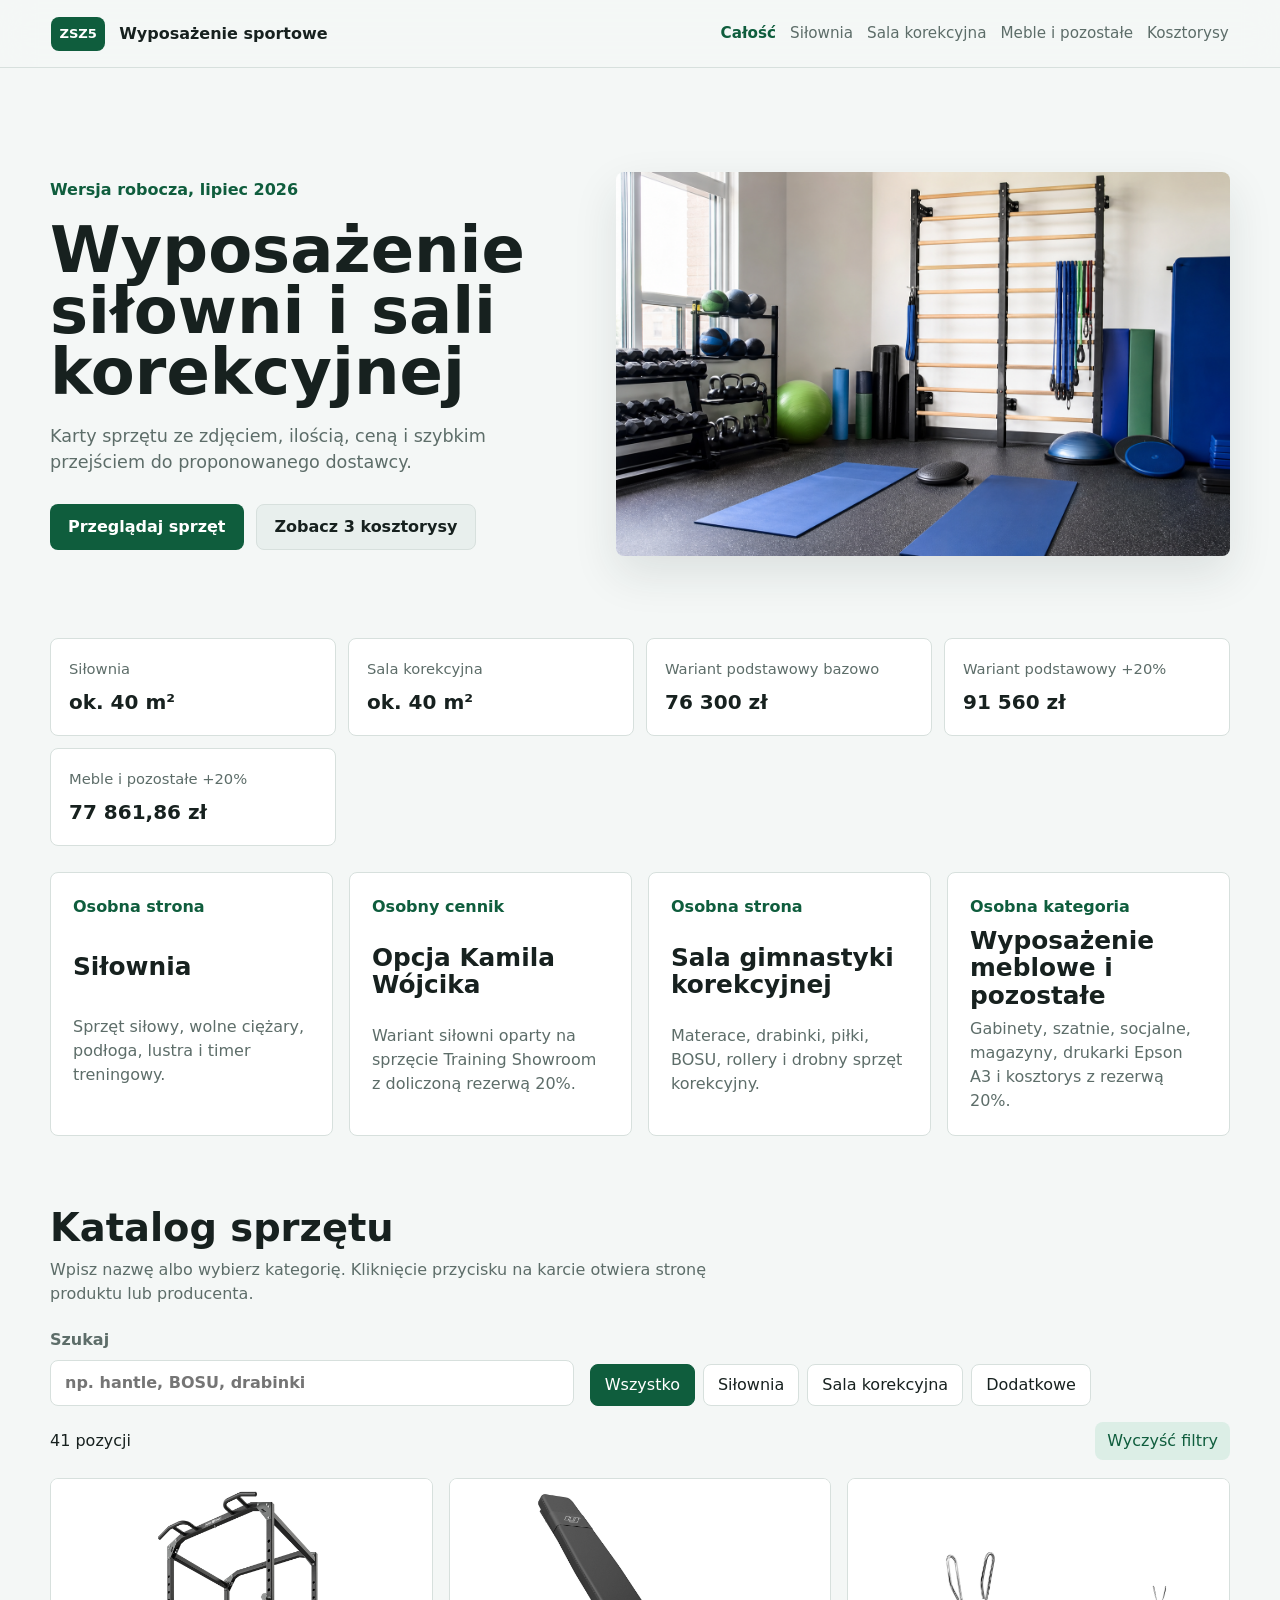
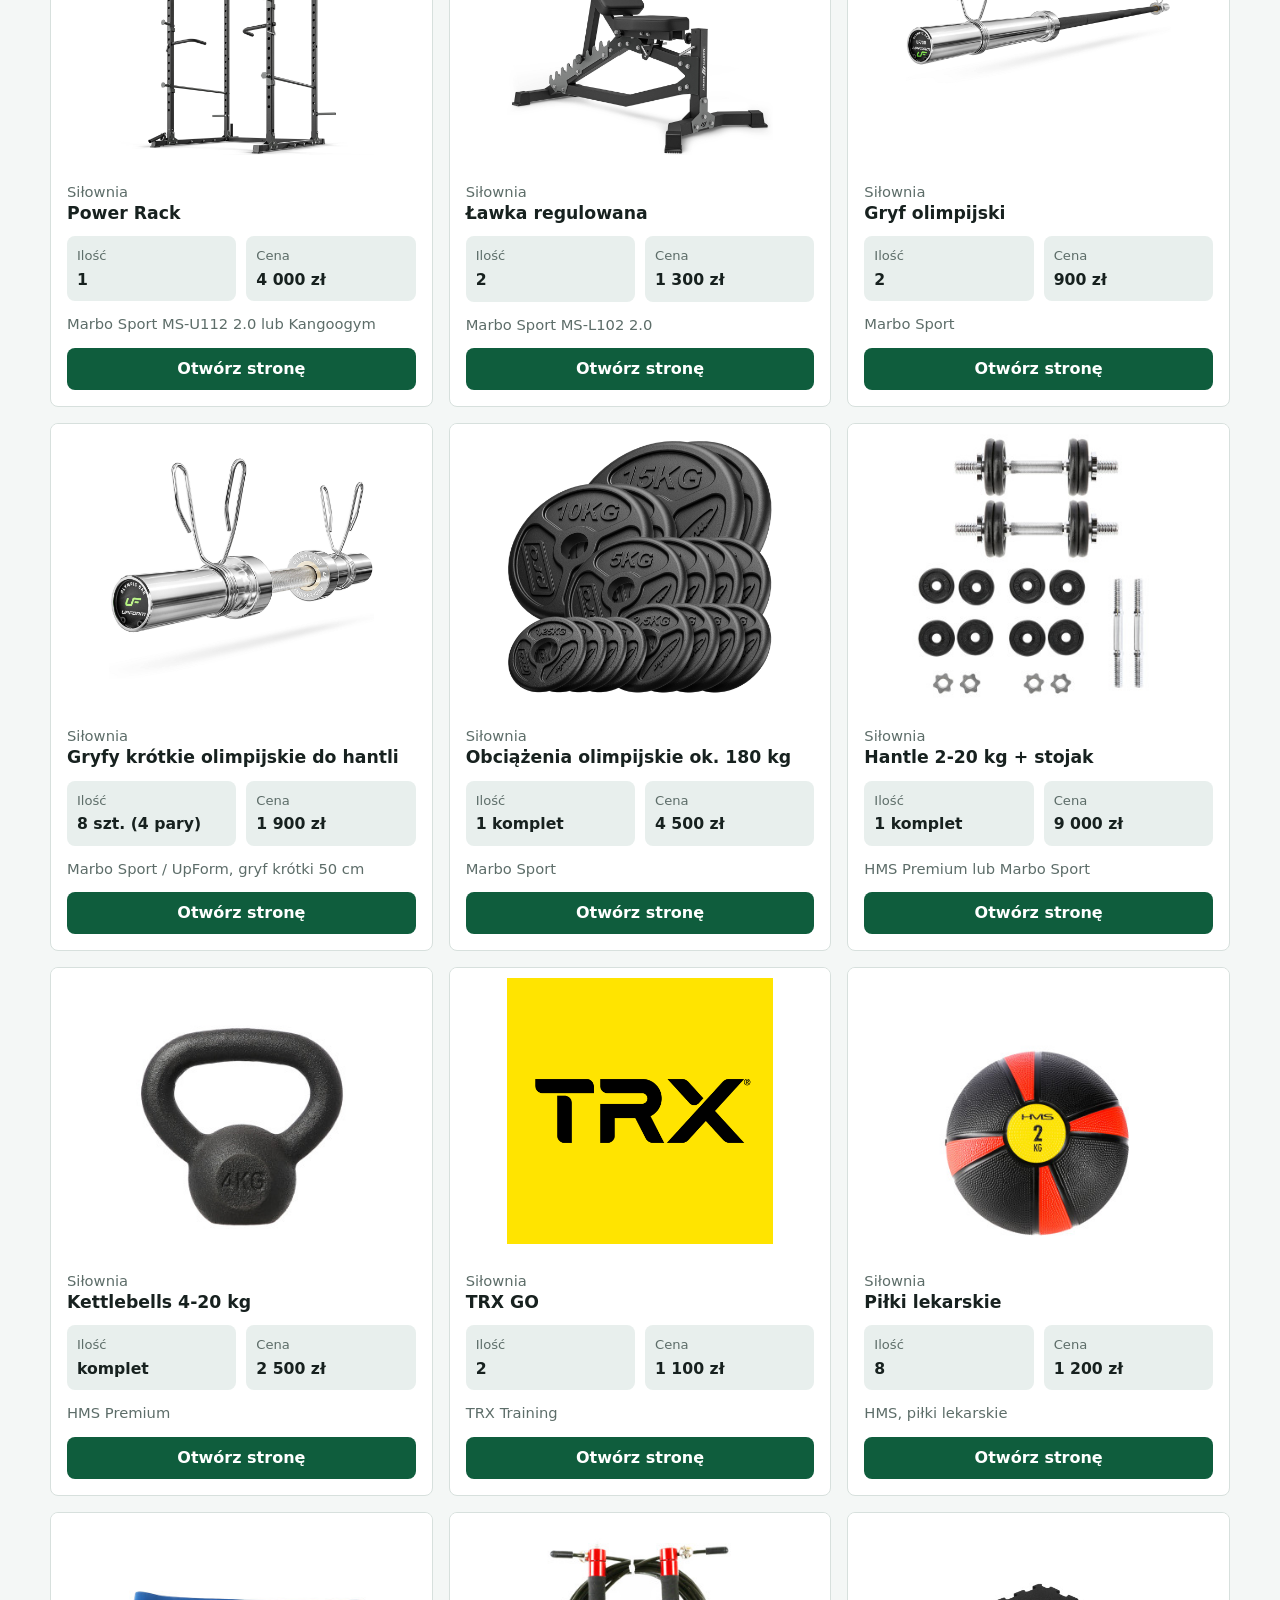
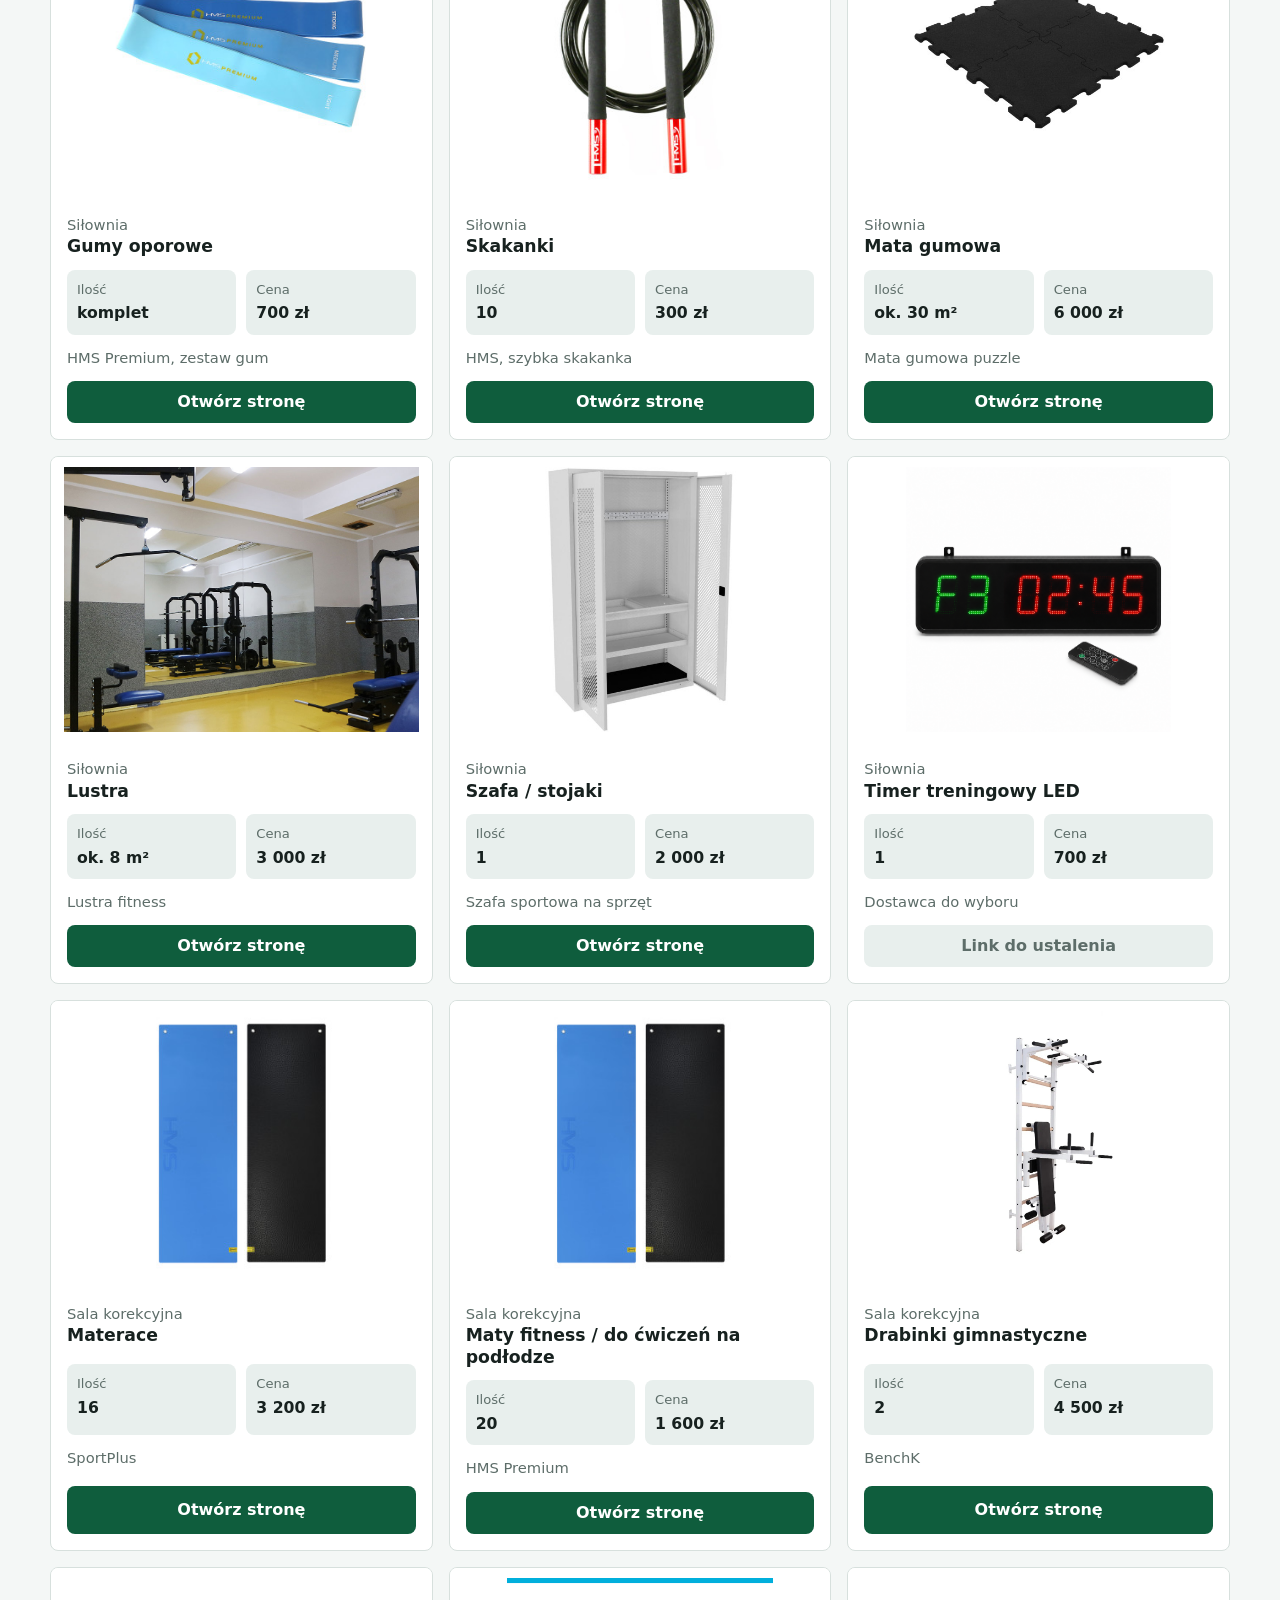
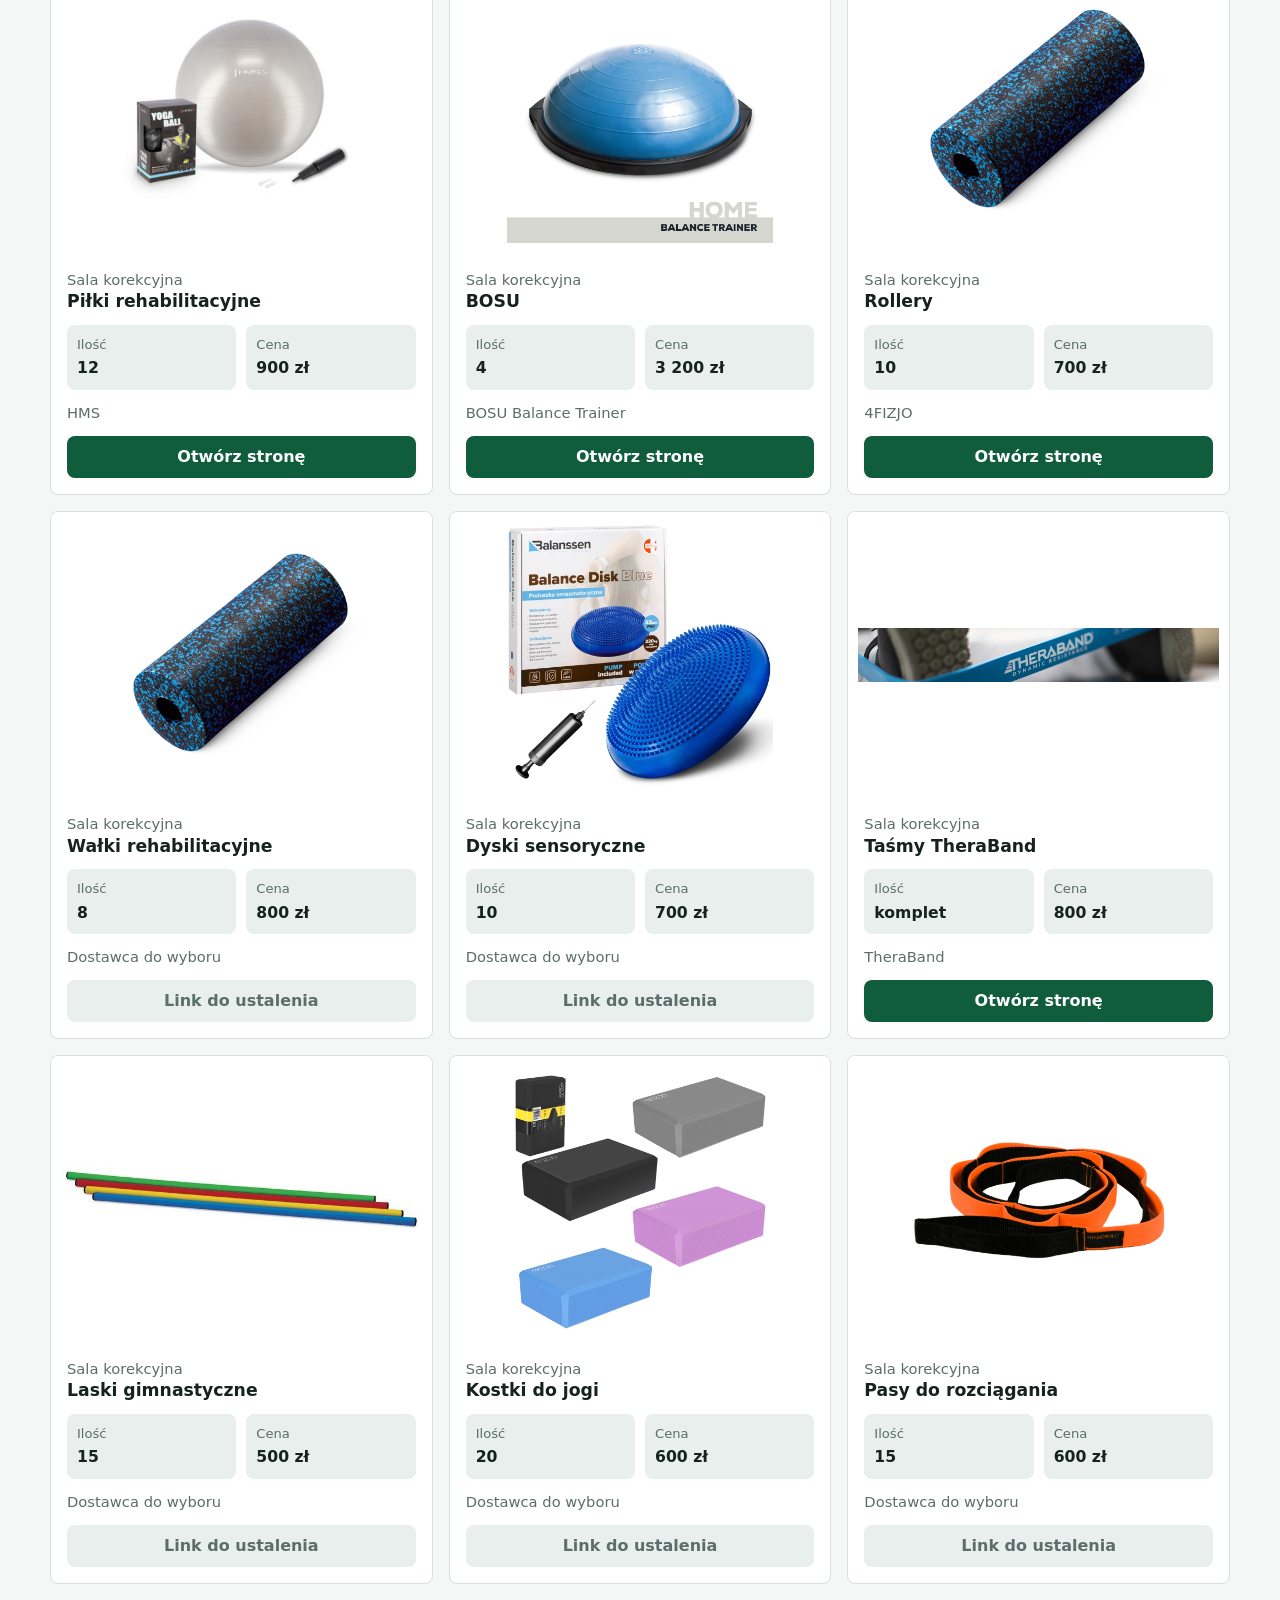
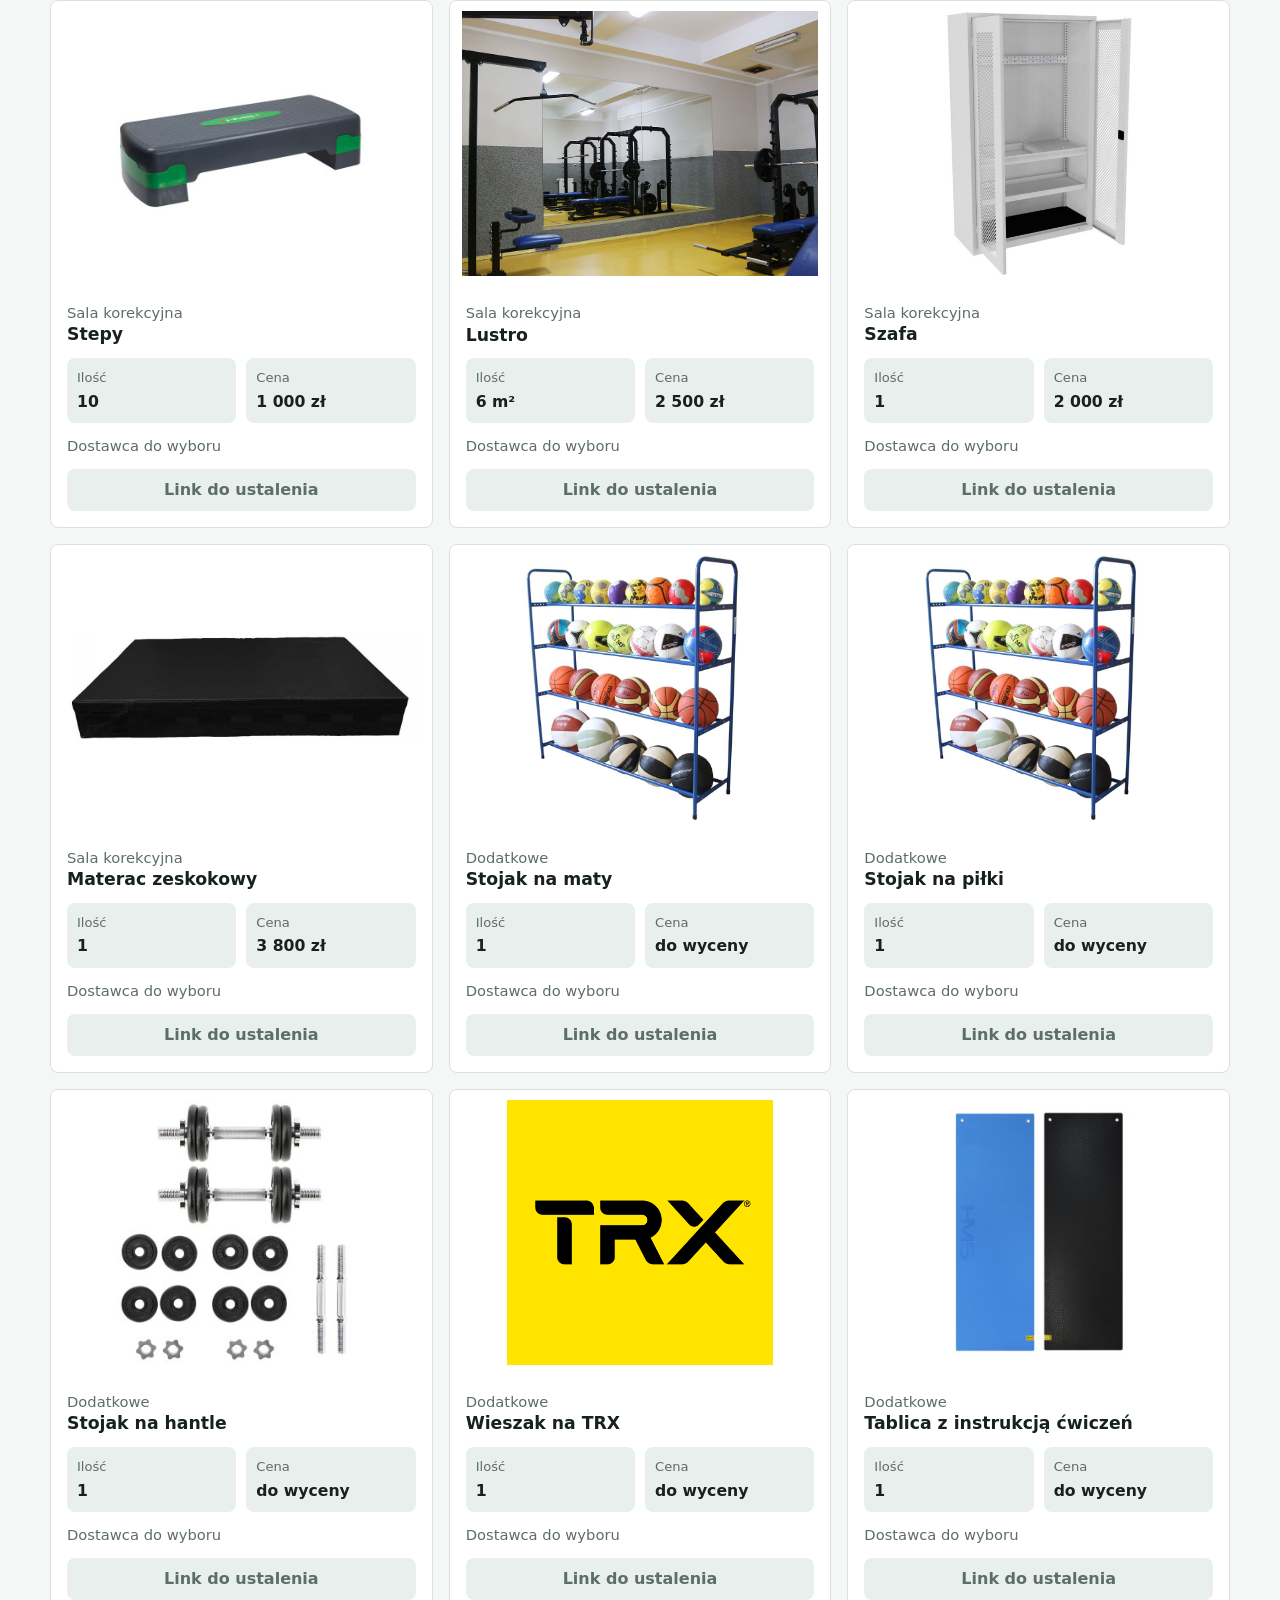
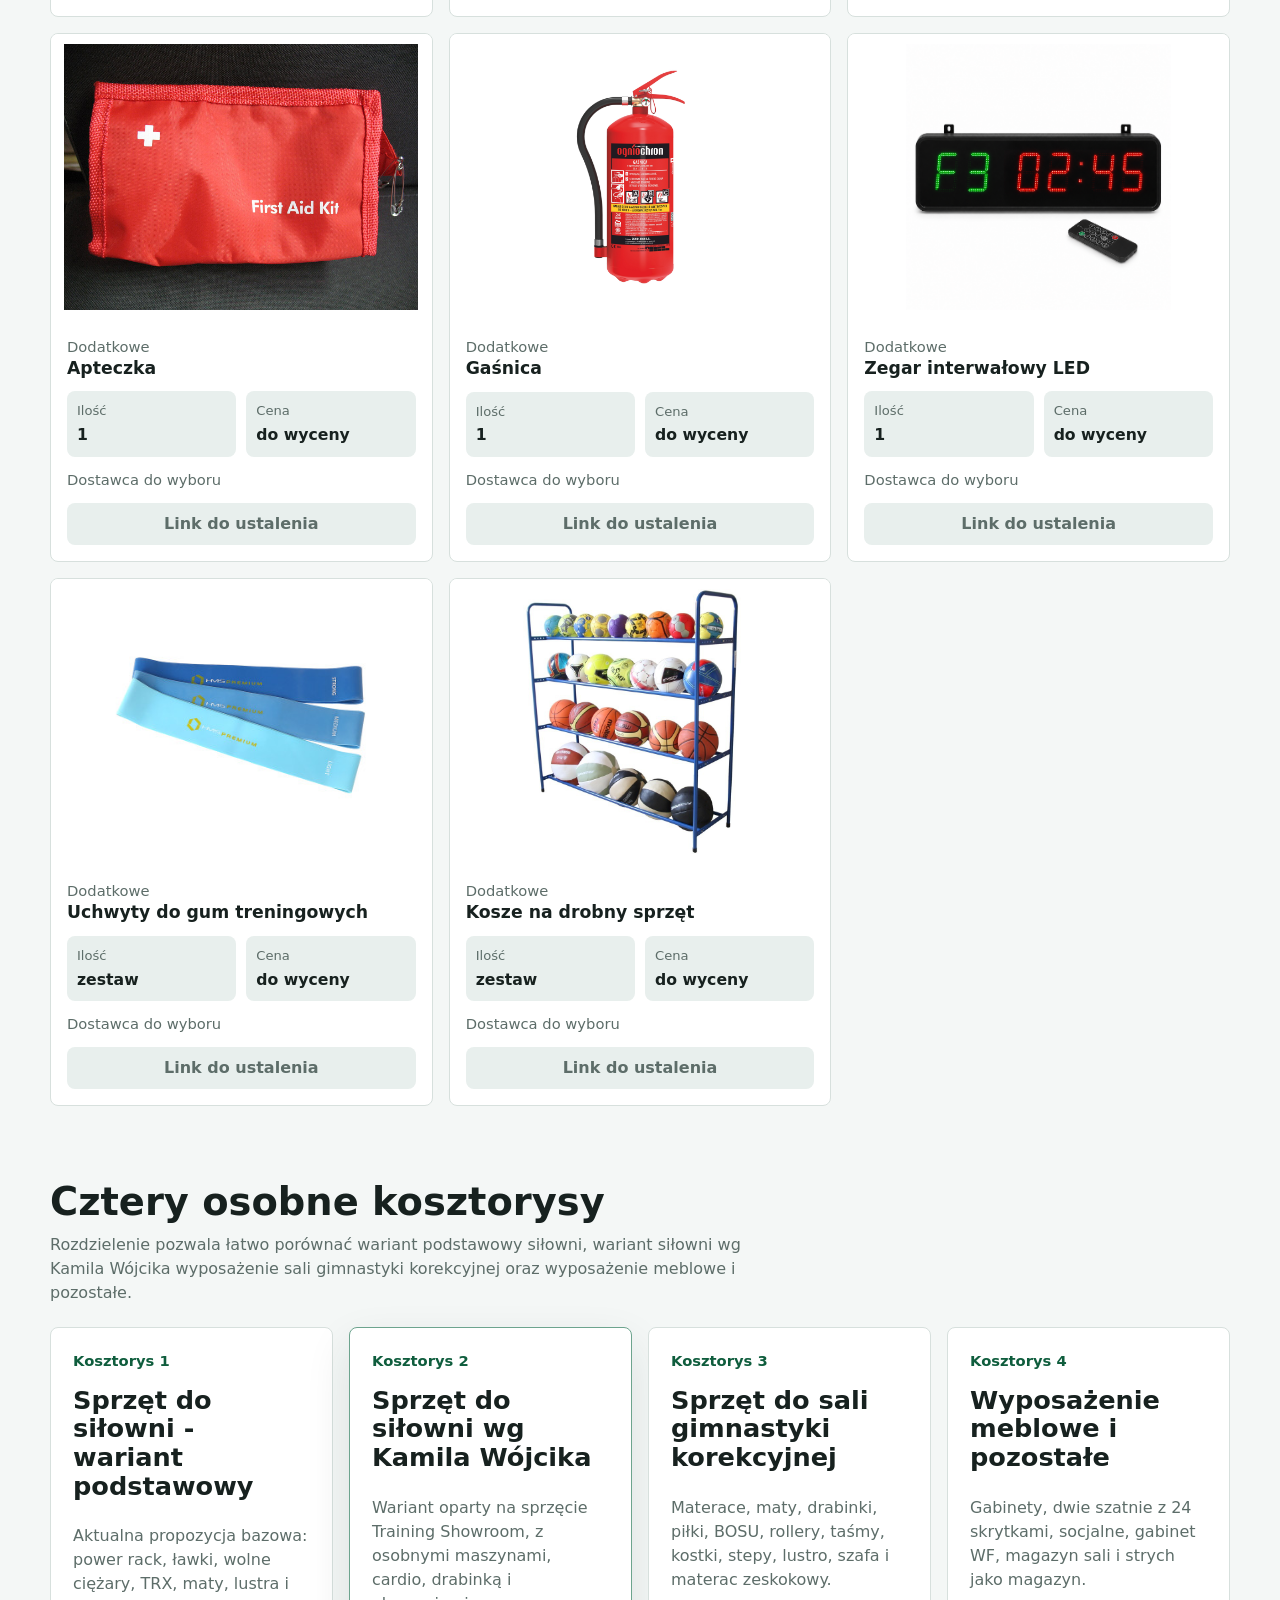
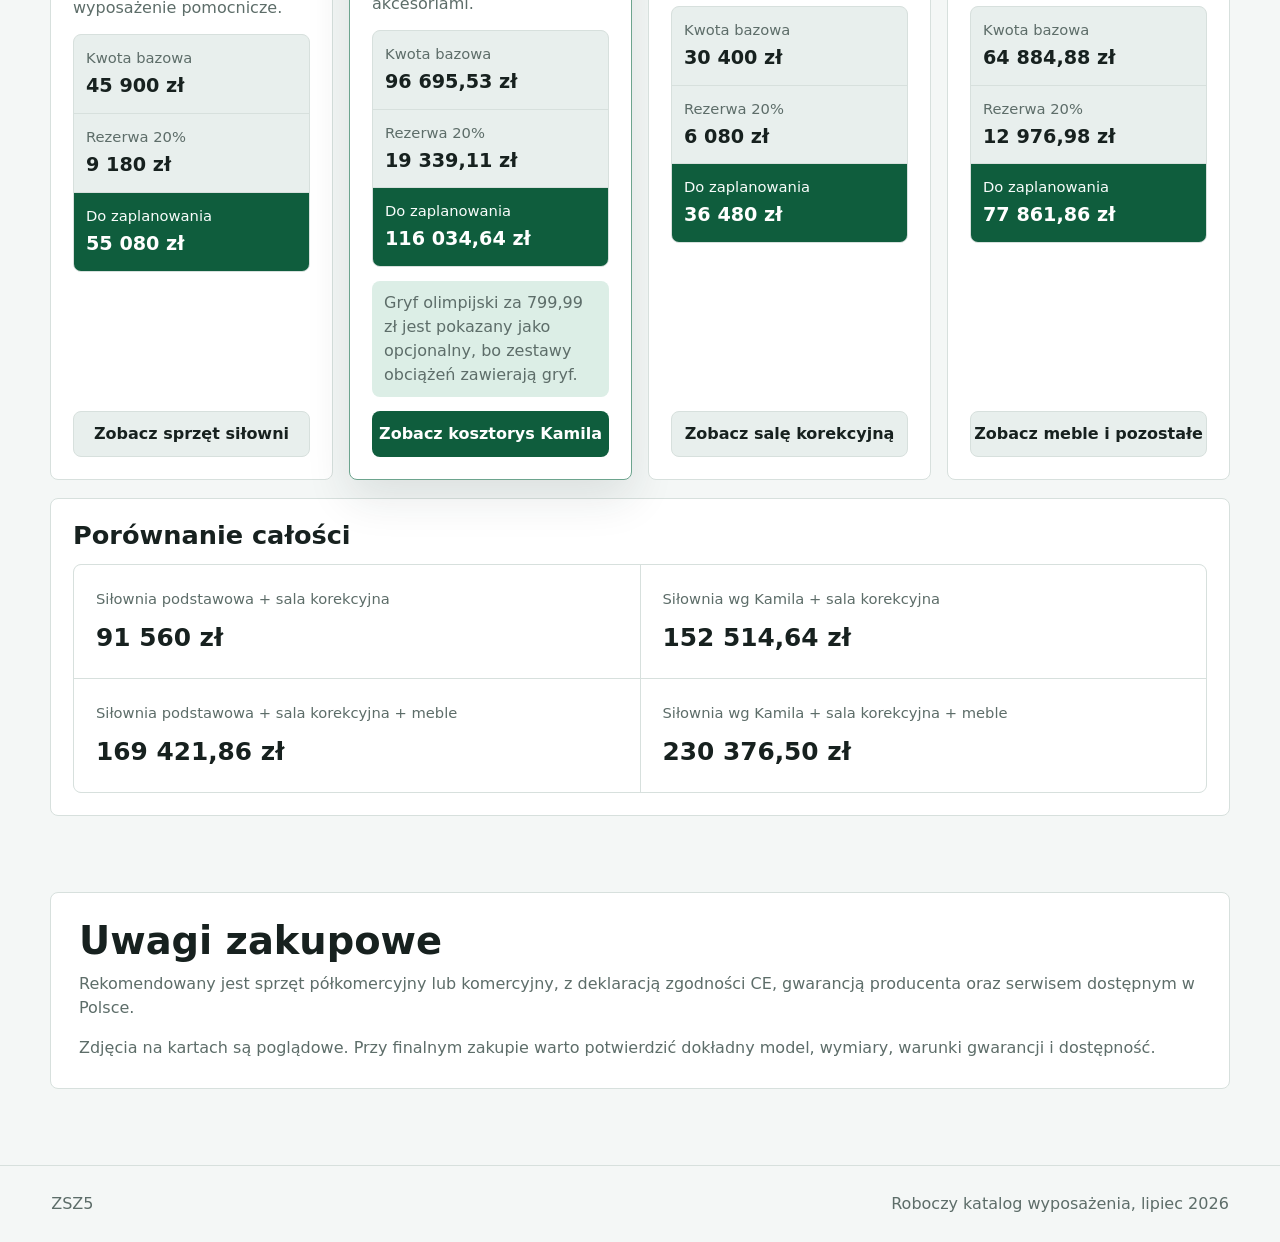
<file: public/index.html>
<!doctype html>
<html lang="pl">
  <head>
    <meta charset="utf-8">
    <meta name="viewport" content="width=device-width, initial-scale=1">
    <title>Wyposażenie siłowni i sali korekcyjnej ZSZ5</title>
    <meta
      name="description"
      content="Szybki katalog wyposażenia siłowni oraz sali gimnastyki korekcyjnej dla szkoły ponadpodstawowej."
    >
    <link rel="stylesheet" href="styles.css">
  </head>
  <body data-page="all">
    <header class="topbar">
      <a class="brand" href="index.html#top" aria-label="Przejdź na początek strony">
        <span class="brand-mark">ZSZ5</span>
        <span>Wyposażenie sportowe</span>
      </a>
      <nav aria-label="Główna nawigacja">
        <a class="active" href="index.html#sprzet">Całość</a>
        <a href="silownia.html">Siłownia</a>
        <a href="sala-gimnastyki.html">Sala korekcyjna</a>
        <a href="meble.html">Meble i pozostałe</a>
        <a href="index.html#kosztorys">Kosztorysy</a>
      </nav>
    </header>

    <main id="top">
      <section class="hero">
        <div class="hero-copy">
          <p class="kicker">Wersja robocza, lipiec 2026</p>
          <h1>Wyposażenie siłowni i sali korekcyjnej</h1>
          <p class="lead">
            Karty sprzętu ze zdjęciem, ilością, ceną i szybkim przejściem do proponowanego dostawcy.
          </p>
          <div class="hero-actions">
            <a class="button primary" href="#sprzet">Przeglądaj sprzęt</a>
            <a class="button secondary" href="#kosztorys">Zobacz 3 kosztorysy</a>
          </div>
        </div>
        <figure class="hero-media">
          <img src="assets/images/hero-school-gym.png" alt="Sala ćwiczeń ze sprzętem siłowym i korekcyjnym">
        </figure>
      </section>

      <section class="summary" aria-label="Podsumowanie założeń">
        <article>
          <span>Siłownia</span>
          <strong>ok. 40 m²</strong>
        </article>
        <article>
          <span>Sala korekcyjna</span>
          <strong>ok. 40 m²</strong>
        </article>
        <article>
          <span>Wariant podstawowy bazowo</span>
          <strong>76 300 zł</strong>
        </article>
        <article>
          <span>Wariant podstawowy +20%</span>
          <strong>91 560 zł</strong>
        </article>
        <article>
          <span>Meble i pozostałe +20%</span>
          <strong>77 861,86 zł</strong>
        </article>
      </section>

      <section class="page-links home-page-links" aria-label="Osobne strony katalogu">
        <a class="page-card" href="silownia.html">
          <span>Osobna strona</span>
          <strong>Siłownia</strong>
          <p>Sprzęt siłowy, wolne ciężary, podłoga, lustra i timer treningowy.</p>
        </a>
        <a class="page-card" href="silownia.html#cennik-kamila">
          <span>Osobny cennik</span>
          <strong>Opcja Kamila Wójcika</strong>
          <p>Wariant siłowni oparty na sprzęcie Training Showroom z doliczoną rezerwą 20%.</p>
        </a>
        <a class="page-card" href="sala-gimnastyki.html">
          <span>Osobna strona</span>
          <strong>Sala gimnastyki korekcyjnej</strong>
          <p>Materace, drabinki, piłki, BOSU, rollery i drobny sprzęt korekcyjny.</p>
        </a>
        <a class="page-card" href="meble.html">
          <span>Osobna kategoria</span>
          <strong>Wyposażenie meblowe i pozostałe</strong>
          <p>Gabinety, szatnie, socjalne, magazyny, drukarki Epson A3 i kosztorys z rezerwą 20%.</p>
        </a>
      </section>

      <section id="sprzet" class="catalog">
        <div class="section-head">
          <h2>Katalog sprzętu</h2>
          <p>
            Wpisz nazwę albo wybierz kategorię. Kliknięcie przycisku na karcie otwiera stronę produktu lub producenta.
          </p>
        </div>

        <div class="toolbar" aria-label="Filtry katalogu">
          <label class="search">
            <span>Szukaj</span>
            <input id="searchInput" type="search" placeholder="np. hantle, BOSU, drabinki">
          </label>
          <div class="filters" role="group" aria-label="Kategorie sprzętu">
            <button class="filter active" type="button" data-filter="all">Wszystko</button>
            <button class="filter" type="button" data-filter="silownia">Siłownia</button>
            <button class="filter" type="button" data-filter="korekcyjna">Sala korekcyjna</button>
            <button class="filter" type="button" data-filter="dodatkowe">Dodatkowe</button>
          </div>
        </div>

        <div class="catalog-meta">
          <span id="resultCount">0 pozycji</span>
          <button class="plain-button" type="button" id="resetFilters">Wyczyść filtry</button>
        </div>

        <div id="equipmentGrid" class="equipment-grid" aria-live="polite"></div>
      </section>

      <section id="kosztorys" class="budget">
        <div class="section-head">
          <h2>Cztery osobne kosztorysy</h2>
          <p>
            Rozdzielenie pozwala łatwo porównać wariant podstawowy siłowni, wariant siłowni wg Kamila Wójcika
            wyposażenie sali gimnastyki korekcyjnej oraz wyposażenie meblowe i pozostałe.
          </p>
        </div>

        <div class="cost-estimates four-costs">
          <article class="cost-card">
            <span class="cost-label">Kosztorys 1</span>
            <h3>Sprzęt do siłowni - wariant podstawowy</h3>
            <p>Aktualna propozycja bazowa: power rack, ławki, wolne ciężary, TRX, maty, lustra i wyposażenie pomocnicze.</p>
            <div class="cost-rows">
              <div>
                <span>Kwota bazowa</span>
                <strong>45 900 zł</strong>
              </div>
              <div>
                <span>Rezerwa 20%</span>
                <strong>9 180 zł</strong>
              </div>
              <div class="cost-total-row">
                <span>Do zaplanowania</span>
                <strong>55 080 zł</strong>
              </div>
            </div>
            <a class="button secondary" href="silownia.html">Zobacz sprzęt siłowni</a>
          </article>

          <article class="cost-card highlighted">
            <span class="cost-label">Kosztorys 2</span>
            <h3>Sprzęt do siłowni wg Kamila Wójcika</h3>
            <p>Wariant oparty na sprzęcie Training Showroom, z osobnymi maszynami, cardio, drabinką i akcesoriami.</p>
            <div class="cost-rows">
              <div>
                <span>Kwota bazowa</span>
                <strong>96 695,53 zł</strong>
              </div>
              <div>
                <span>Rezerwa 20%</span>
                <strong>19 339,11 zł</strong>
              </div>
              <div class="cost-total-row">
                <span>Do zaplanowania</span>
                <strong>116 034,64 zł</strong>
              </div>
            </div>
            <p class="cost-note">Gryf olimpijski za 799,99 zł jest pokazany jako opcjonalny, bo zestawy obciążeń zawierają gryf.</p>
            <a class="button primary" href="silownia.html#cennik-kamila">Zobacz kosztorys Kamila</a>
          </article>

          <article class="cost-card">
            <span class="cost-label">Kosztorys 3</span>
            <h3>Sprzęt do sali gimnastyki korekcyjnej</h3>
            <p>Materace, maty, drabinki, piłki, BOSU, rollery, taśmy, kostki, stepy, lustro, szafa i materac zeskokowy.</p>
            <div class="cost-rows">
              <div>
                <span>Kwota bazowa</span>
                <strong>30 400 zł</strong>
              </div>
              <div>
                <span>Rezerwa 20%</span>
                <strong>6 080 zł</strong>
              </div>
              <div class="cost-total-row">
                <span>Do zaplanowania</span>
                <strong>36 480 zł</strong>
              </div>
            </div>
            <a class="button secondary" href="sala-gimnastyki.html">Zobacz salę korekcyjną</a>
          </article>

          <article class="cost-card">
            <span class="cost-label">Kosztorys 4</span>
            <h3>Wyposażenie meblowe i pozostałe</h3>
            <p>Gabinety, dwie szatnie z 24 skrytkami, socjalne, gabinet WF, magazyn sali i strych jako magazyn.</p>
            <div class="cost-rows">
              <div>
                <span>Kwota bazowa</span>
                <strong>64 884,88 zł</strong>
              </div>
              <div>
                <span>Rezerwa 20%</span>
                <strong>12 976,98 zł</strong>
              </div>
              <div class="cost-total-row">
                <span>Do zaplanowania</span>
                <strong>77 861,86 zł</strong>
              </div>
            </div>
            <a class="button secondary" href="meble.html">Zobacz meble i pozostałe</a>
          </article>
        </div>

        <div class="budget-comparison" aria-label="Porównanie wariantów całkowitych">
          <h3>Porównanie całości</h3>
          <div class="budget-list">
            <div>
              <span>Siłownia podstawowa + sala korekcyjna</span>
              <strong>91 560 zł</strong>
            </div>
            <div>
              <span>Siłownia wg Kamila + sala korekcyjna</span>
              <strong>152 514,64 zł</strong>
            </div>
            <div>
              <span>Siłownia podstawowa + sala korekcyjna + meble</span>
              <strong>169 421,86 zł</strong>
            </div>
            <div>
              <span>Siłownia wg Kamila + sala korekcyjna + meble</span>
              <strong>230 376,50 zł</strong>
            </div>
          </div>
        </div>
      </section>

      <section id="uwagi" class="notes">
        <h2>Uwagi zakupowe</h2>
        <p>
          Rekomendowany jest sprzęt półkomercyjny lub komercyjny, z deklaracją zgodności CE, gwarancją producenta
          oraz serwisem dostępnym w Polsce.
        </p>
        <p>
          Zdjęcia na kartach są poglądowe. Przy finalnym zakupie warto potwierdzić dokładny model, wymiary,
          warunki gwarancji i dostępność.
        </p>
      </section>
    </main>

    <footer class="footer">
      <span>ZSZ5</span>
      <span>Roboczy katalog wyposażenia, lipiec 2026</span>
    </footer>

    <script src="script.js"></script>
  </body>
</html>
</file>
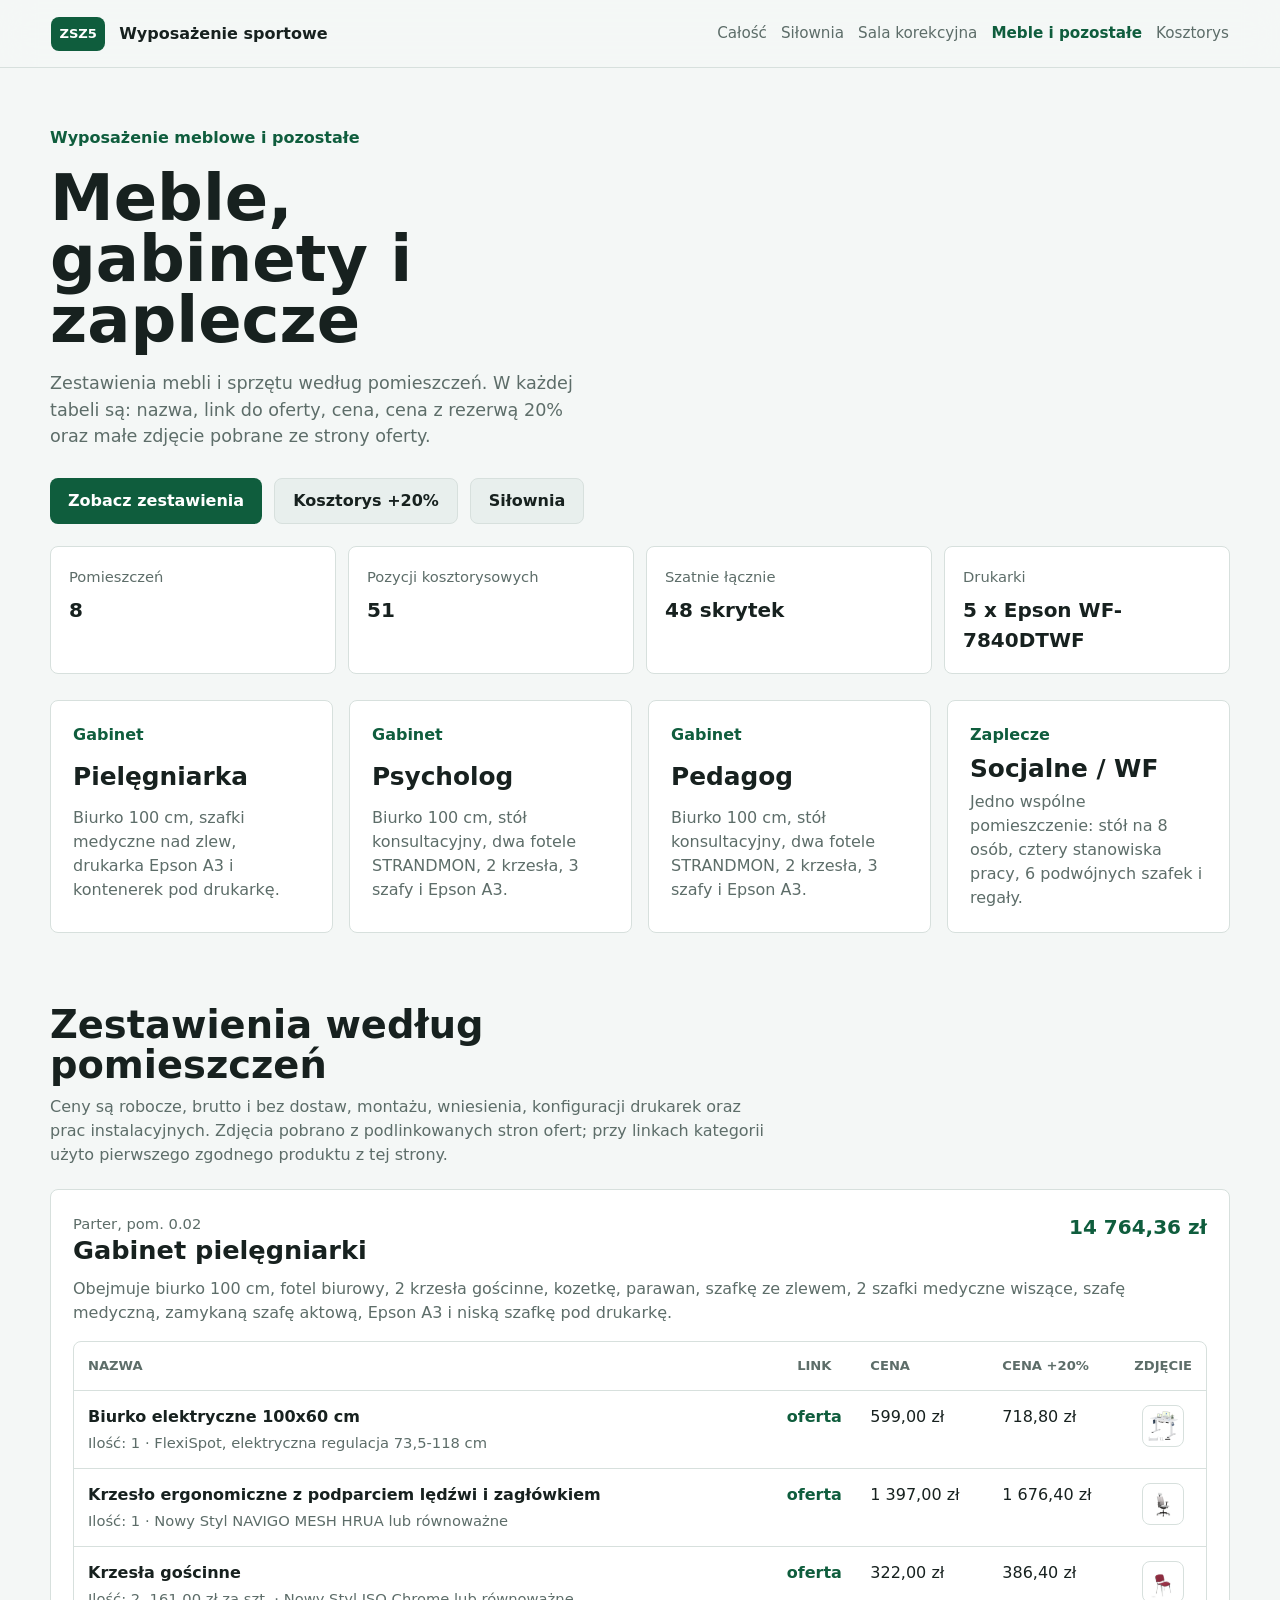
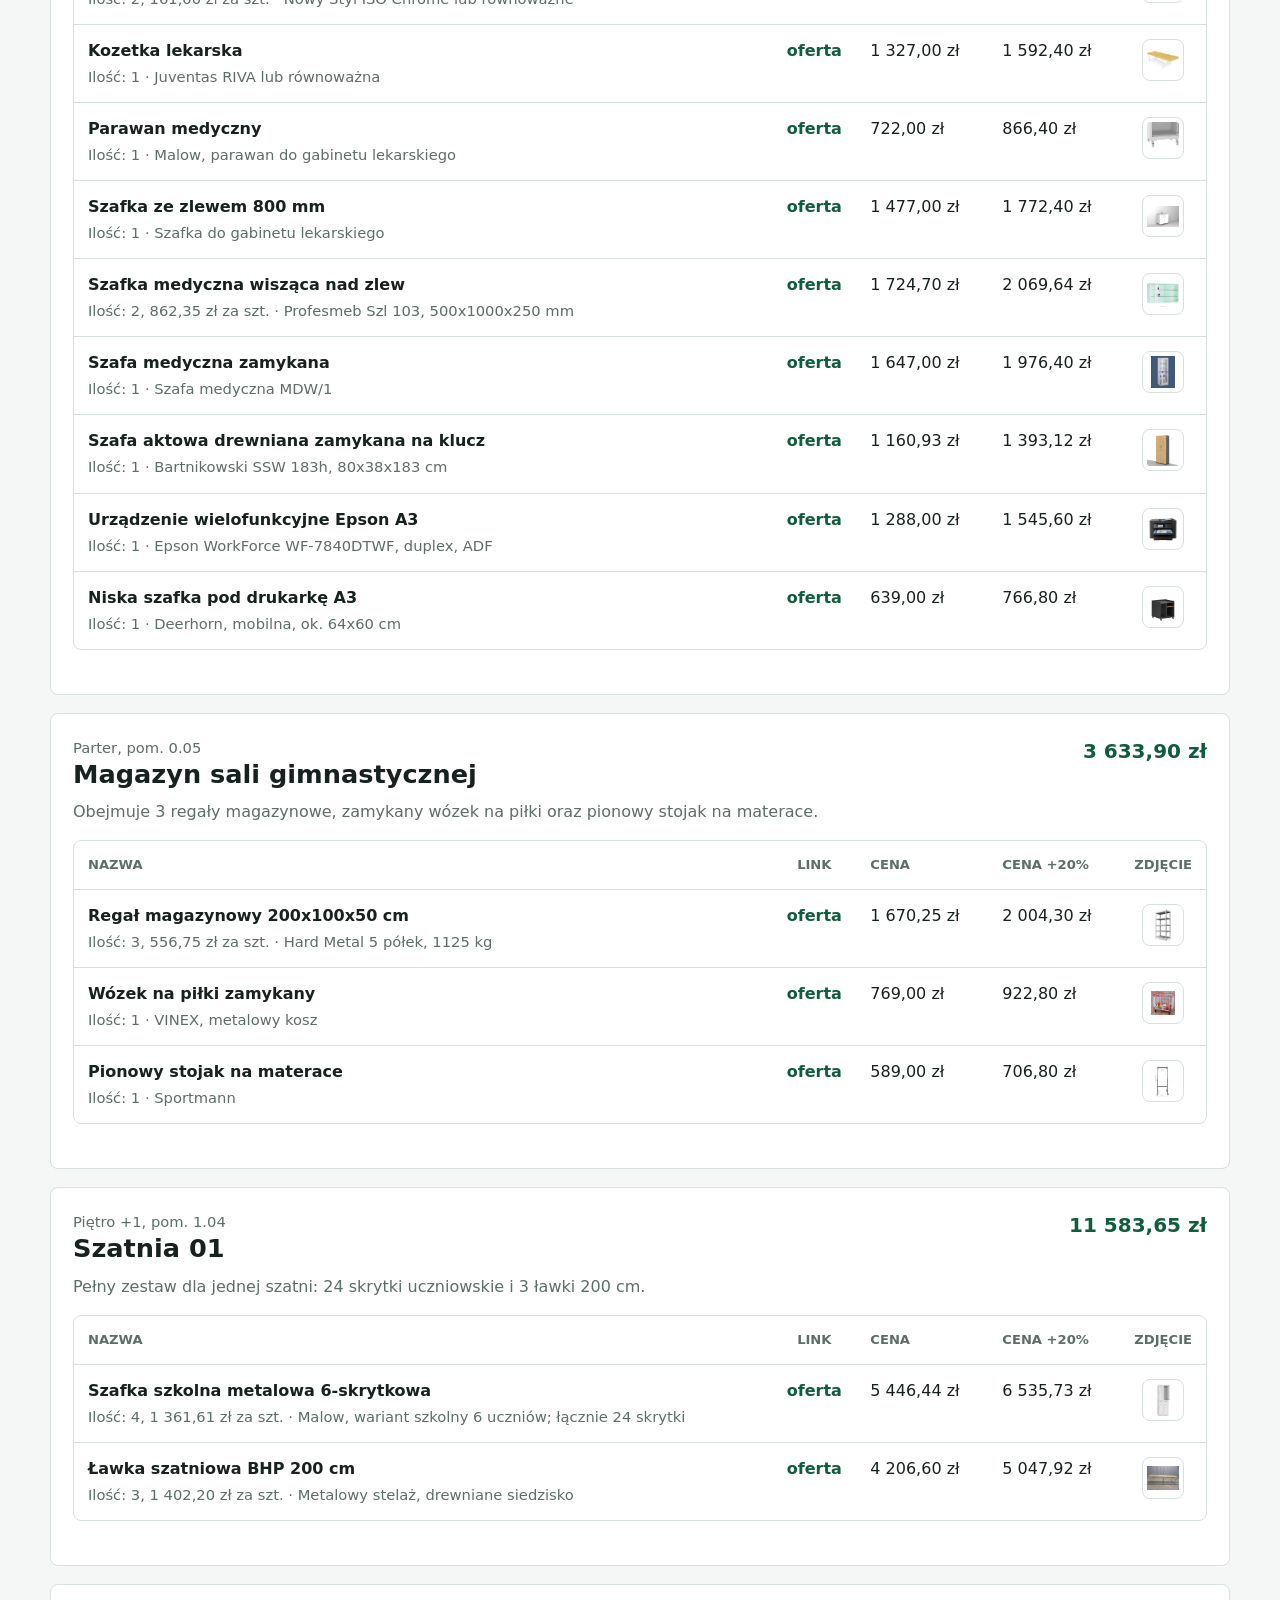
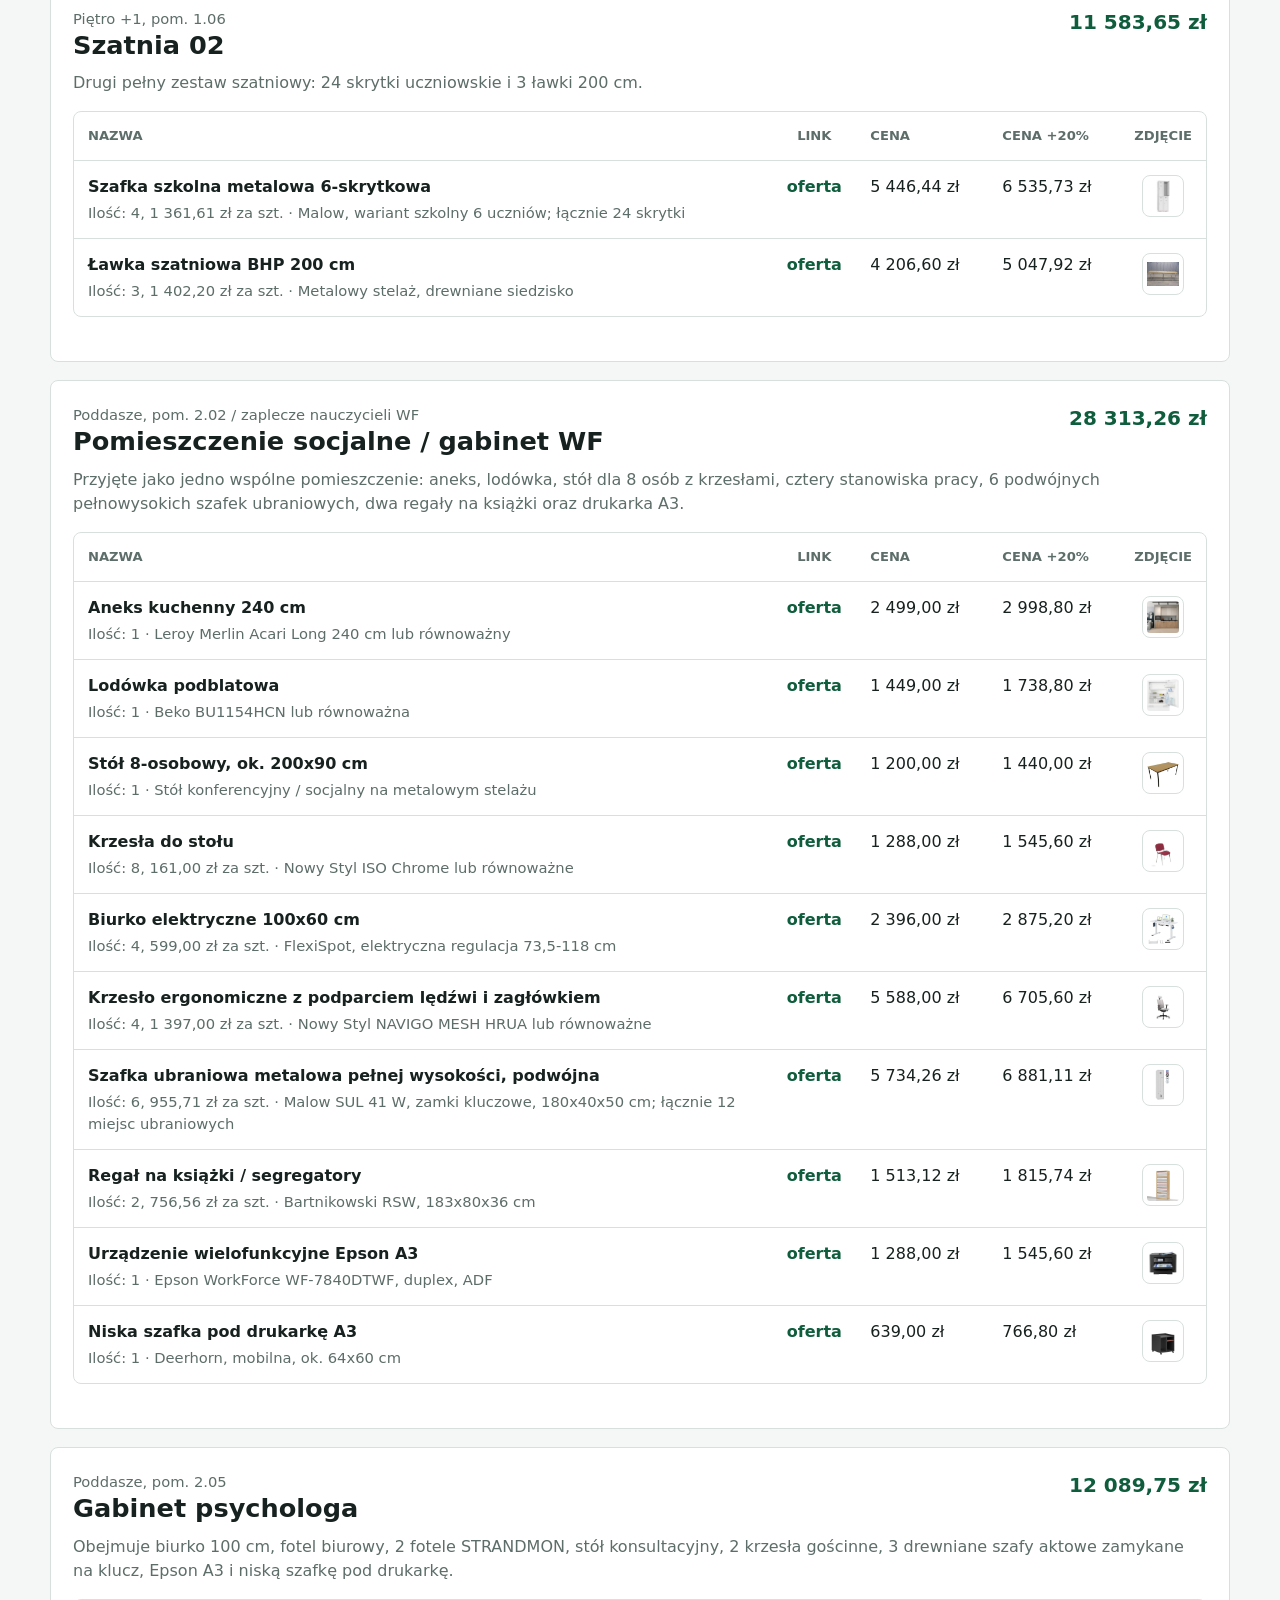
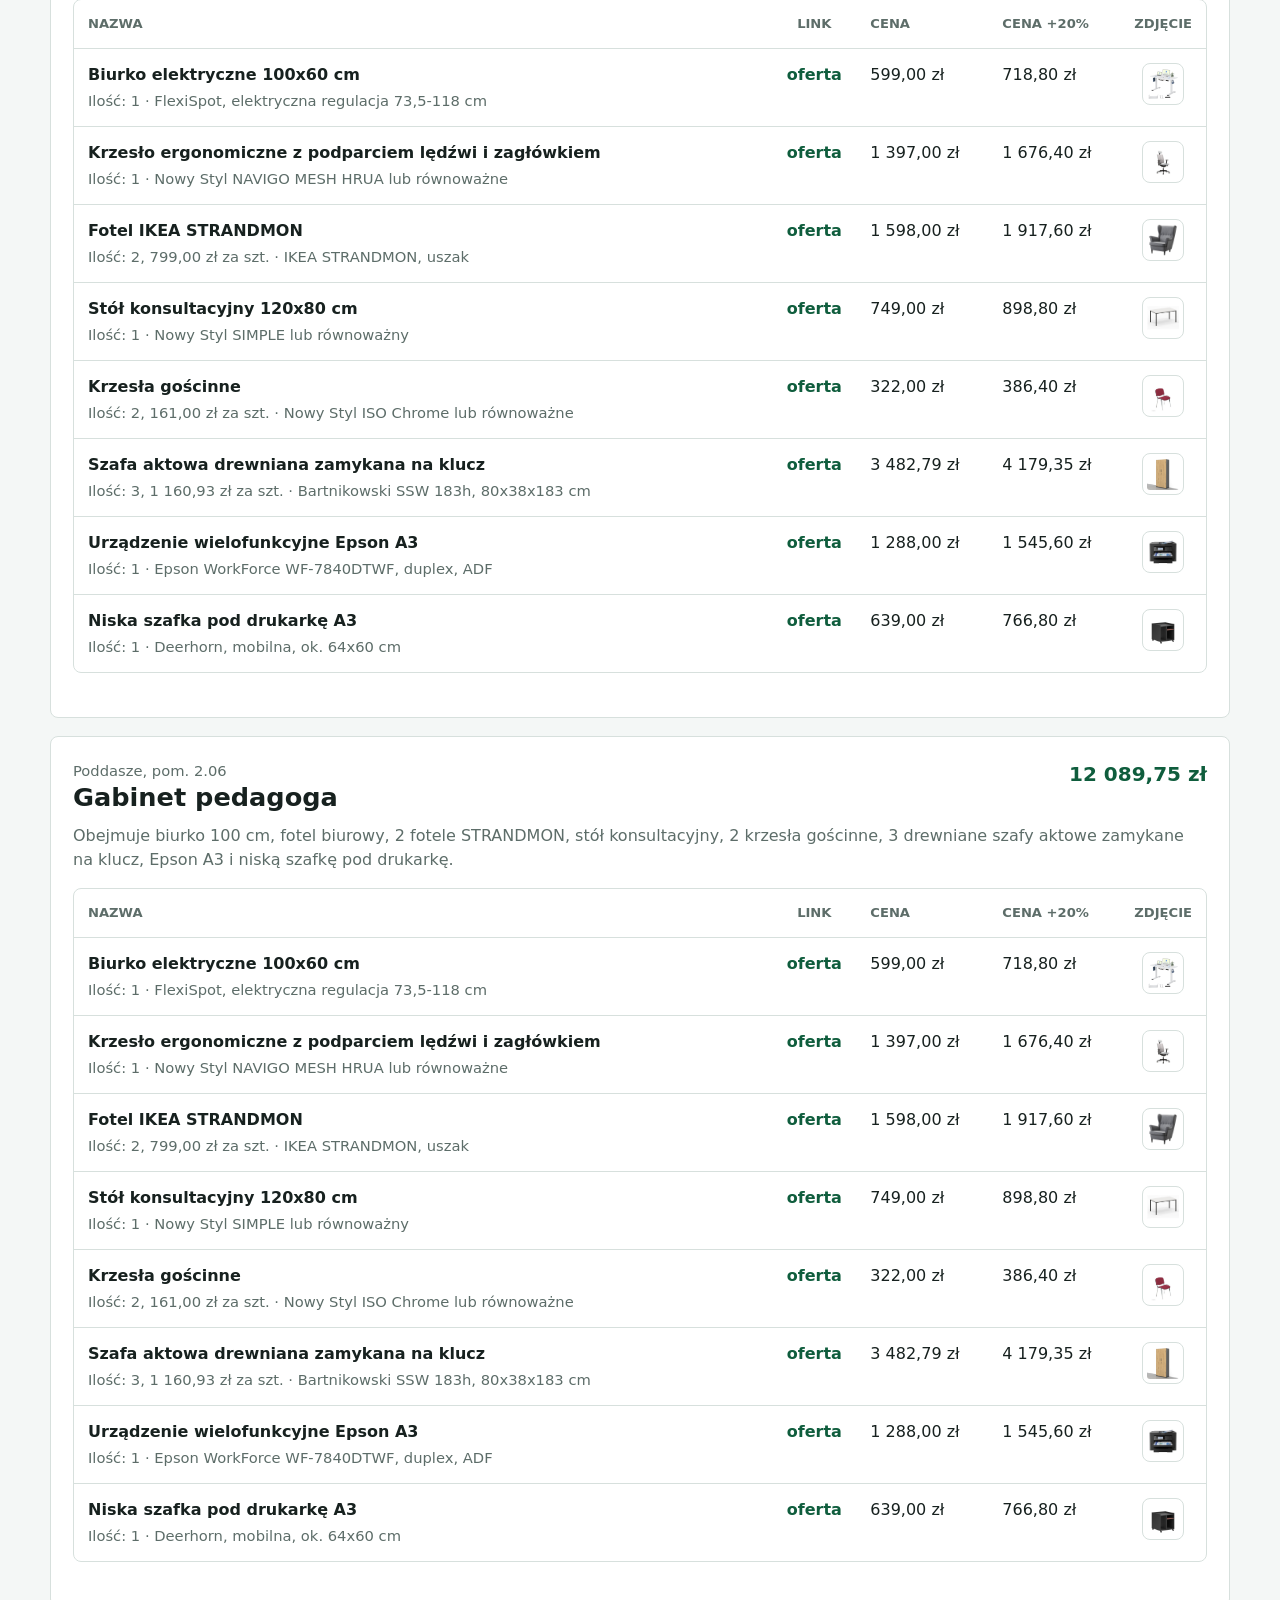
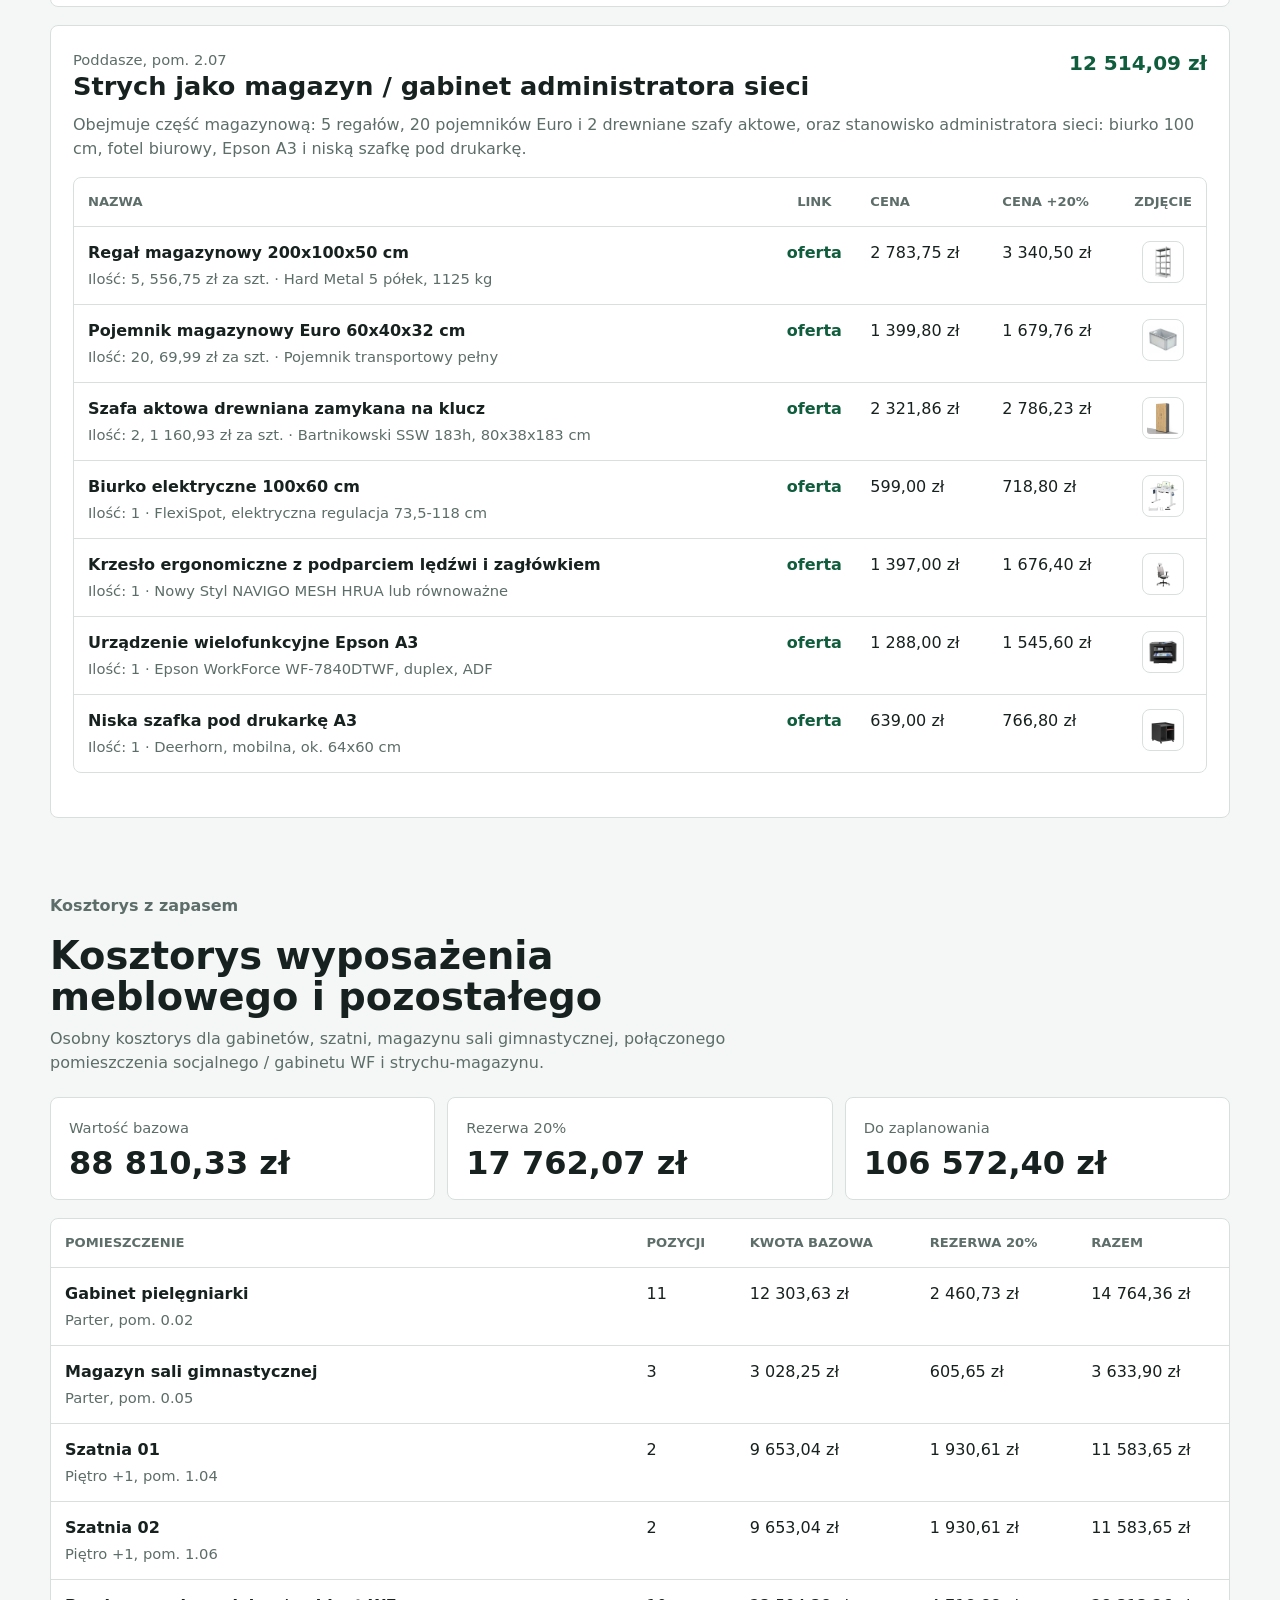
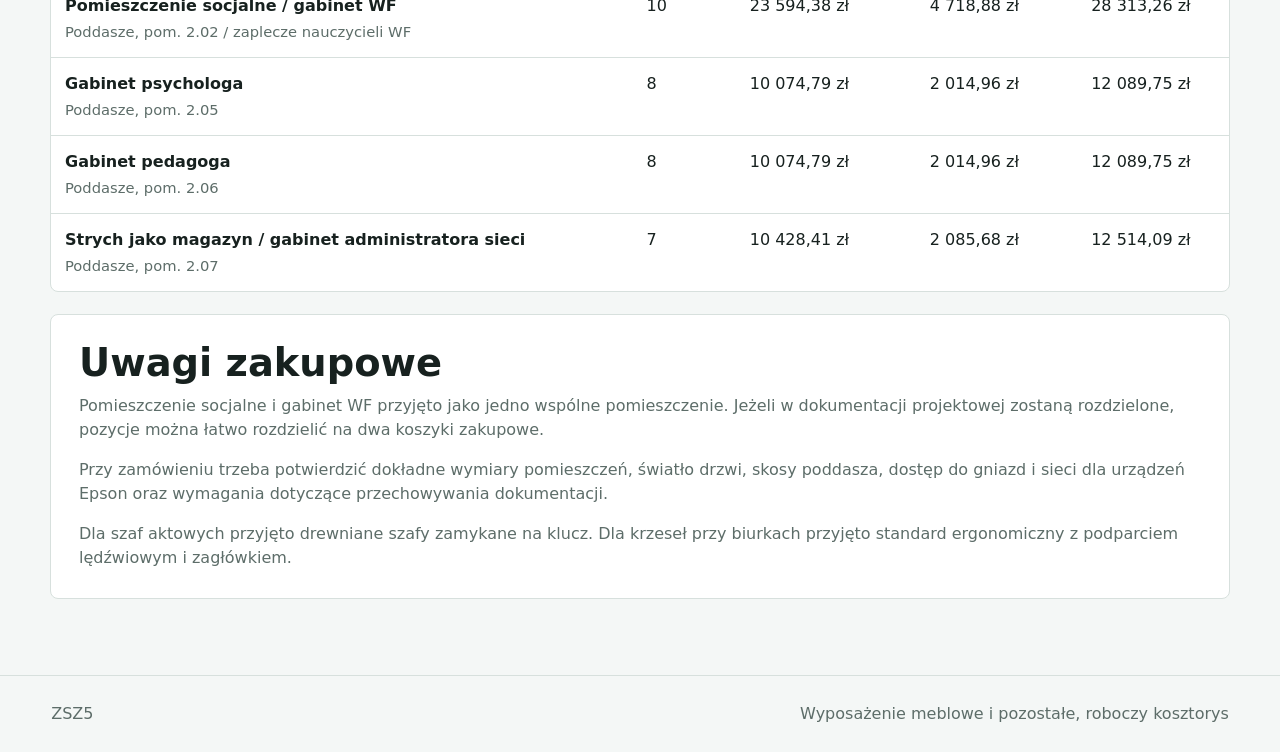
<file: meble.html>
<!doctype html>
<html lang="pl">
  <head>
    <meta charset="utf-8">
    <meta name="viewport" content="width=device-width, initial-scale=1">
    <title>Wyposażenie meblowe i pozostałe ZSZ5</title>
    <meta
      name="description"
      content="Podstrona wyposażenia meblowego i pozostałego: gabinety, szatnie, pomieszczenie socjalne z gabinetem WF, magazyny, ceny i kosztorys z rezerwą."
    >
    <link rel="stylesheet" href="styles.css">
  </head>
  <body data-page="meble">
    <header class="topbar">
      <a class="brand" href="index.html#top" aria-label="Przejdź na stronę główną">
        <span class="brand-mark">ZSZ5</span>
        <span>Wyposażenie sportowe</span>
      </a>
      <nav aria-label="Główna nawigacja">
        <a href="index.html#sprzet">Całość</a>
        <a href="silownia.html">Siłownia</a>
        <a href="sala-gimnastyki.html">Sala korekcyjna</a>
        <a class="active" href="meble.html">Meble i pozostałe</a>
        <a href="#kosztorys-meble">Kosztorys</a>
      </nav>
    </header>

    <main id="top">
      <section class="hero compact-hero furniture-hero text-only-hero">
        <div class="hero-copy">
          <p class="kicker">Wyposażenie meblowe i pozostałe</p>
          <h1>Meble, gabinety i zaplecze</h1>
          <p class="lead">
            Zestawienia mebli i sprzętu według pomieszczeń. W każdej tabeli są: nazwa, link do oferty,
            cena, cena z rezerwą 20% oraz małe zdjęcie pobrane ze strony oferty.
          </p>
          <div class="hero-actions">
            <a class="button primary" href="#pomieszczenia">Zobacz zestawienia</a>
            <a class="button secondary" href="#kosztorys-meble">Kosztorys +20%</a>
            <a class="button secondary" href="silownia.html">Siłownia</a>
          </div>
        </div>
      </section>

      <section class="summary" aria-label="Podsumowanie wyposażenia meblowego">
        <article><span>Pomieszczeń</span><strong>8</strong></article>
        <article><span>Pozycji kosztorysowych</span><strong>51</strong></article>
        <article><span>Szatnie łącznie</span><strong>48 skrytek</strong></article>
        <article><span>Drukarki</span><strong>5 x Epson WF-7840DTWF</strong></article>
      </section>

      <section class="page-links room-jump" aria-label="Szybkie przejście do pomieszczeń">
        <a class="page-card" href="#pielegniarka"><span>Gabinet</span><strong>Pielęgniarka</strong><p>Biurko 100 cm, szafki medyczne nad zlew, drukarka Epson A3 i kontenerek pod drukarkę.</p></a>
        <a class="page-card" href="#psycholog"><span>Gabinet</span><strong>Psycholog</strong><p>Biurko 100 cm, stół konsultacyjny, dwa fotele STRANDMON, 2 krzesła, 3 szafy i Epson A3.</p></a>
        <a class="page-card" href="#pedagog"><span>Gabinet</span><strong>Pedagog</strong><p>Biurko 100 cm, stół konsultacyjny, dwa fotele STRANDMON, 2 krzesła, 3 szafy i Epson A3.</p></a>
        <a class="page-card" href="#socjalne-wf"><span>Zaplecze</span><strong>Socjalne / WF</strong><p>Jedno wspólne pomieszczenie: stół na 8 osób, cztery stanowiska pracy, 6 podwójnych szafek i regały.</p></a>
      </section>

      <section id="pomieszczenia" class="catalog furniture-catalog">
        <div class="section-head">
          <h2>Zestawienia według pomieszczeń</h2>
          <p>
            Ceny są robocze, brutto i bez dostaw, montażu, wniesienia, konfiguracji drukarek oraz prac instalacyjnych.
            Zdjęcia pobrano z podlinkowanych stron ofert; przy linkach kategorii użyto pierwszego zgodnego produktu z tej strony.
          </p>
        </div>

        <div class="room-list furniture-room-list">
          <article id="pielegniarka" class="room-card furniture-room-card">
            <div class="room-content">
              <div class="room-heading furniture-room-heading">
                <div>
                  <span>Parter, pom. 0.02</span>
                  <h3>Gabinet pielęgniarki</h3>
                </div>
                <strong>14 764,36 zł</strong>
              </div>
              <p>Obejmuje biurko 100 cm, fotel biurowy, 2 krzesła gościnne, kozetkę, parawan, szafkę ze zlewem, 2 szafki medyczne wiszące, szafę medyczną, zamykaną szafę aktową, Epson A3 i niską szafkę pod drukarkę.</p>
              <div class="pricing-table-wrap room-table-wrap">
                <table class="pricing-table room-table furniture-list-table">
                  <thead>
                    <tr>
                      <th>Nazwa</th>
                      <th>Link</th>
                      <th>Cena</th>
                      <th>Cena +20%</th>
                      <th>Zdjęcie</th>
                    </tr>
                  </thead>
                  <tbody>
                    <tr>
                      <td>Biurko elektryczne 100x60 cm<span>Ilość: 1 · FlexiSpot, elektryczna regulacja 73,5-118 cm</span></td>
                      <td><a href="https://www.kaufland.pl/product/387563639/" target="_blank" rel="noopener noreferrer">oferta</a></td>
                      <td>599,00 zł</td>
                      <td>718,80 zł</td>
                      <td class="thumb-cell"><img class="item-thumb compact-thumb" src="assets/images/furniture-offers/34-biurko-elektryczne-100x60-cm.jpg" alt="Biurko elektryczne 100x60 cm"></td>
                    </tr>
                    <tr>
                      <td>Krzesło ergonomiczne z podparciem lędźwi i zagłówkiem<span>Ilość: 1 · Nowy Styl NAVIGO MESH HRUA lub równoważne</span></td>
                      <td><a href="https://kamilameble.pl/tanie-krzesla-biurowe-obrotowe/3478-krzeslo-navigo-mesh-hrua-fs-black.html" target="_blank" rel="noopener noreferrer">oferta</a></td>
                      <td>1 397,00 zł</td>
                      <td>1 676,40 zł</td>
                      <td class="thumb-cell"><img class="item-thumb compact-thumb" src="assets/images/furniture-offers/02-krzeso-ergonomiczne-z-podparciem-ledzwi-i-zagowkiem.jpg" alt="Krzesło ergonomiczne z podparciem lędźwi i zagłówkiem"></td>
                    </tr>
                    <tr>
                      <td>Krzesła gościnne<span>Ilość: 2, 161,00 zł za szt. · Nowy Styl ISO Chrome lub równoważne</span></td>
                      <td><a href="https://modnekrzesla.pl/krzeslo-iso-chrome-basic-nowy-styl" target="_blank" rel="noopener noreferrer">oferta</a></td>
                      <td>322,00 zł</td>
                      <td>386,40 zł</td>
                      <td class="thumb-cell"><img class="item-thumb compact-thumb" src="assets/images/furniture-offers/03-krzesa-goscinne.jpg" alt="Krzesła gościnne"></td>
                    </tr>
                    <tr>
                      <td>Kozetka lekarska<span>Ilość: 1 · Juventas RIVA lub równoważna</span></td>
                      <td><a href="https://www.juventas.pl/kozetki-lekarskie/" target="_blank" rel="noopener noreferrer">oferta</a></td>
                      <td>1 327,00 zł</td>
                      <td>1 592,40 zł</td>
                      <td class="thumb-cell"><img class="item-thumb compact-thumb" src="assets/images/furniture-offers/04-kozetka-lekarska.jpg" alt="Kozetka lekarska"></td>
                    </tr>
                    <tr>
                      <td>Parawan medyczny<span>Ilość: 1 · Malow, parawan do gabinetu lekarskiego</span></td>
                      <td><a href="https://metalowy-tony.pl/meble-medyczne" target="_blank" rel="noopener noreferrer">oferta</a></td>
                      <td>722,00 zł</td>
                      <td>866,40 zł</td>
                      <td class="thumb-cell"><img class="item-thumb compact-thumb" src="assets/images/furniture-offers/05-parawan-medyczny.jpg" alt="Parawan medyczny"></td>
                    </tr>
                    <tr>
                      <td>Szafka ze zlewem 800 mm<span>Ilość: 1 · Szafka do gabinetu lekarskiego</span></td>
                      <td><a href="https://sklep.eduko.pl/collections/meble-do-gabinetow-lekarskich" target="_blank" rel="noopener noreferrer">oferta</a></td>
                      <td>1 477,00 zł</td>
                      <td>1 772,40 zł</td>
                      <td class="thumb-cell"><img class="item-thumb compact-thumb" src="assets/images/furniture-offers/06-szafka-ze-zlewem-800-mm.jpg" alt="Szafka ze zlewem 800 mm"></td>
                    </tr>
                    <tr>
                      <td>Szafka medyczna wisząca nad zlew<span>Ilość: 2, 862,35 zł za szt. · Profesmeb Szl 103, 500x1000x250 mm</span></td>
                      <td><a href="https://profesmeb.pl/pl/p/Szafka-medyczna-wiszaca-Szl-103/95" target="_blank" rel="noopener noreferrer">oferta</a></td>
                      <td>1 724,70 zł</td>
                      <td>2 069,64 zł</td>
                      <td class="thumb-cell"><img class="item-thumb compact-thumb" src="assets/images/furniture-offers/36-szafka-medyczna-wiszaca-nad-zlew.jpg" alt="Szafka medyczna wisząca nad zlew"></td>
                    </tr>
                    <tr>
                      <td>Szafa medyczna zamykana<span>Ilość: 1 · Szafa medyczna MDW/1</span></td>
                      <td><a href="https://e-cezal.pl/pl/c/Szafy-medyczne/33" target="_blank" rel="noopener noreferrer">oferta</a></td>
                      <td>1 647,00 zł</td>
                      <td>1 976,40 zł</td>
                      <td class="thumb-cell"><img class="item-thumb compact-thumb" src="assets/images/furniture-offers/07-szafa-medyczna-zamykana.jpg" alt="Szafa medyczna zamykana"></td>
                    </tr>
                    <tr>
                      <td>Szafa aktowa drewniana zamykana na klucz<span>Ilość: 1 · Bartnikowski SSW 183h, 80x38x183 cm</span></td>
                      <td><a href="https://bartnikowskimeble.pl/pl/p/Szafa-biurowa-na-dokumenty-zamykana-na-klucz-SSW-183h-pojemna-o-mocnej-konstrukcji/164" target="_blank" rel="noopener noreferrer">oferta</a></td>
                      <td>1 160,93 zł</td>
                      <td>1 393,12 zł</td>
                      <td class="thumb-cell"><img class="item-thumb compact-thumb" src="assets/images/furniture-offers/38-szafa-aktowa-drewniana-zamykana.jpg" alt="Szafa aktowa drewniana zamykana na klucz"></td>
                    </tr>
                    <tr>
                      <td>Urządzenie wielofunkcyjne Epson A3<span>Ilość: 1 · Epson WorkForce WF-7840DTWF, duplex, ADF</span></td>
                      <td><a href="https://www.123drukuj.pl/Epson-WorkForce-WF-7840DTWF-urzadzenie-wielofunkcyjne-atramentowe-A3-z-wifi-4w1-C11CH67402-i62808.html" target="_blank" rel="noopener noreferrer">oferta</a></td>
                      <td>1 288,00 zł</td>
                      <td>1 545,60 zł</td>
                      <td class="thumb-cell"><img class="item-thumb compact-thumb" src="assets/images/furniture-offers/09-urzadzenie-wielofunkcyjne-epson-a3.jpg" alt="Urządzenie wielofunkcyjne Epson A3"></td>
                    </tr>
                    <tr>
                      <td>Niska szafka pod drukarkę A3<span>Ilość: 1 · Deerhorn, mobilna, ok. 64x60 cm</span></td>
                      <td><a href="https://deerhorn.pl/sklep/szafka-pod-drukarke-z-polkami-na-dokumenty-biurowa-mobilna/" target="_blank" rel="noopener noreferrer">oferta</a></td>
                      <td>639,00 zł</td>
                      <td>766,80 zł</td>
                      <td class="thumb-cell"><img class="item-thumb compact-thumb" src="assets/images/furniture-offers/37-szafka-pod-drukarke-a3.jpg" alt="Niska szafka pod drukarkę A3"></td>
                    </tr>
                  </tbody>
                </table>
              </div>
            </div>
          </article>
          <article id="magazyn-gimnastyczny" class="room-card furniture-room-card">
            <div class="room-content">
              <div class="room-heading furniture-room-heading">
                <div>
                  <span>Parter, pom. 0.05</span>
                  <h3>Magazyn sali gimnastycznej</h3>
                </div>
                <strong>3 633,90 zł</strong>
              </div>
              <p>Obejmuje 3 regały magazynowe, zamykany wózek na piłki oraz pionowy stojak na materace.</p>
              <div class="pricing-table-wrap room-table-wrap">
                <table class="pricing-table room-table furniture-list-table">
                  <thead>
                    <tr>
                      <th>Nazwa</th>
                      <th>Link</th>
                      <th>Cena</th>
                      <th>Cena +20%</th>
                      <th>Zdjęcie</th>
                    </tr>
                  </thead>
                  <tbody>
                    <tr>
                      <td>Regał magazynowy 200x100x50 cm<span>Ilość: 3, 556,75 zł za szt. · Hard Metal 5 półek, 1125 kg</span></td>
                      <td><a href="https://www.e-regaly.pl/product-pol-25825-Regal-metalowy-Hard-Metal-200x100x50-5P-1125-kg.html" target="_blank" rel="noopener noreferrer">oferta</a></td>
                      <td>1 670,25 zł</td>
                      <td>2 004,30 zł</td>
                      <td class="thumb-cell"><img class="item-thumb compact-thumb" src="assets/images/furniture-offers/10-rega-magazynowy-200x100x50-cm.jpg" alt="Regał magazynowy 200x100x50 cm"></td>
                    </tr>
                    <tr>
                      <td>Wózek na piłki zamykany<span>Ilość: 1 · VINEX, metalowy kosz</span></td>
                      <td><a href="https://powerman.com.pl/stojaki-wozki-na-pilki-worki-na-pilki/5039-wozek-na-pilki-zamykany-vinex-metalowy-kosz-5903175206756.html" target="_blank" rel="noopener noreferrer">oferta</a></td>
                      <td>769,00 zł</td>
                      <td>922,80 zł</td>
                      <td class="thumb-cell"><img class="item-thumb compact-thumb" src="assets/images/furniture-offers/11-wozek-na-piki-zamykany.jpg" alt="Wózek na piłki zamykany"></td>
                    </tr>
                    <tr>
                      <td>Pionowy stojak na materace<span>Ilość: 1 · Sportmann</span></td>
                      <td><a href="https://sport-mag.eu/pl/maty-do-cwiczen/6101-pionowy-wieszak-na-materace-sportmann.html" target="_blank" rel="noopener noreferrer">oferta</a></td>
                      <td>589,00 zł</td>
                      <td>706,80 zł</td>
                      <td class="thumb-cell"><img class="item-thumb compact-thumb" src="assets/images/furniture-offers/12-pionowy-stojak-na-materace.jpg" alt="Pionowy stojak na materace"></td>
                    </tr>
                  </tbody>
                </table>
              </div>
            </div>
          </article>
          <article id="szatnia-01" class="room-card furniture-room-card">
            <div class="room-content">
              <div class="room-heading furniture-room-heading">
                <div>
                  <span>Piętro +1, pom. 1.04</span>
                  <h3>Szatnia 01</h3>
                </div>
                <strong>11 583,65 zł</strong>
              </div>
              <p>Pełny zestaw dla jednej szatni: 24 skrytki uczniowskie i 3 ławki 200 cm.</p>
              <div class="pricing-table-wrap room-table-wrap">
                <table class="pricing-table room-table furniture-list-table">
                  <thead>
                    <tr>
                      <th>Nazwa</th>
                      <th>Link</th>
                      <th>Cena</th>
                      <th>Cena +20%</th>
                      <th>Zdjęcie</th>
                    </tr>
                  </thead>
                  <tbody>
                    <tr>
                      <td>Szafka szkolna metalowa 6-skrytkowa<span>Ilość: 4, 1 361,61 zł za szt. · Malow, wariant szkolny 6 uczniów; łącznie 24 skrytki</span></td>
                      <td><a href="https://profesmeb.pl/pl/c/Szafki-szkolne/66" target="_blank" rel="noopener noreferrer">oferta</a></td>
                      <td>5 446,44 zł</td>
                      <td>6 535,73 zł</td>
                      <td class="thumb-cell"><img class="item-thumb compact-thumb" src="assets/images/furniture-offers/13-szafka-szkolna-metalowa-6-skrytkowa.jpg" alt="Szafka szkolna metalowa 6-skrytkowa"></td>
                    </tr>
                    <tr>
                      <td>Ławka szatniowa BHP 200 cm<span>Ilość: 3, 1 402,20 zł za szt. · Metalowy stelaż, drewniane siedzisko</span></td>
                      <td><a href="https://mebiuro.pl/pl/p/Lawka-metalowa-do-szatni-BHP-200-cm-LO-20-z-siedziskiem-drewnianym-laweczka-szatniowa-socjalna/809" target="_blank" rel="noopener noreferrer">oferta</a></td>
                      <td>4 206,60 zł</td>
                      <td>5 047,92 zł</td>
                      <td class="thumb-cell"><img class="item-thumb compact-thumb" src="assets/images/furniture-offers/14-awka-szatniowa-bhp-200-cm.jpg" alt="Ławka szatniowa BHP 200 cm"></td>
                    </tr>
                  </tbody>
                </table>
              </div>
            </div>
          </article>
          <article id="szatnia-02" class="room-card furniture-room-card">
            <div class="room-content">
              <div class="room-heading furniture-room-heading">
                <div>
                  <span>Piętro +1, pom. 1.06</span>
                  <h3>Szatnia 02</h3>
                </div>
                <strong>11 583,65 zł</strong>
              </div>
              <p>Drugi pełny zestaw szatniowy: 24 skrytki uczniowskie i 3 ławki 200 cm.</p>
              <div class="pricing-table-wrap room-table-wrap">
                <table class="pricing-table room-table furniture-list-table">
                  <thead>
                    <tr>
                      <th>Nazwa</th>
                      <th>Link</th>
                      <th>Cena</th>
                      <th>Cena +20%</th>
                      <th>Zdjęcie</th>
                    </tr>
                  </thead>
                  <tbody>
                    <tr>
                      <td>Szafka szkolna metalowa 6-skrytkowa<span>Ilość: 4, 1 361,61 zł za szt. · Malow, wariant szkolny 6 uczniów; łącznie 24 skrytki</span></td>
                      <td><a href="https://profesmeb.pl/pl/c/Szafki-szkolne/66" target="_blank" rel="noopener noreferrer">oferta</a></td>
                      <td>5 446,44 zł</td>
                      <td>6 535,73 zł</td>
                      <td class="thumb-cell"><img class="item-thumb compact-thumb" src="assets/images/furniture-offers/13-szafka-szkolna-metalowa-6-skrytkowa.jpg" alt="Szafka szkolna metalowa 6-skrytkowa"></td>
                    </tr>
                    <tr>
                      <td>Ławka szatniowa BHP 200 cm<span>Ilość: 3, 1 402,20 zł za szt. · Metalowy stelaż, drewniane siedzisko</span></td>
                      <td><a href="https://mebiuro.pl/pl/p/Lawka-metalowa-do-szatni-BHP-200-cm-LO-20-z-siedziskiem-drewnianym-laweczka-szatniowa-socjalna/809" target="_blank" rel="noopener noreferrer">oferta</a></td>
                      <td>4 206,60 zł</td>
                      <td>5 047,92 zł</td>
                      <td class="thumb-cell"><img class="item-thumb compact-thumb" src="assets/images/furniture-offers/14-awka-szatniowa-bhp-200-cm.jpg" alt="Ławka szatniowa BHP 200 cm"></td>
                    </tr>
                  </tbody>
                </table>
              </div>
            </div>
          </article>
          <article id="socjalne-wf" class="room-card furniture-room-card">
            <div class="room-content">
              <div class="room-heading furniture-room-heading">
                <div>
                  <span>Poddasze, pom. 2.02 / zaplecze nauczycieli WF</span>
                  <h3>Pomieszczenie socjalne / gabinet WF</h3>
                </div>
                <strong>28 313,26 zł</strong>
              </div>
              <p>Przyjęte jako jedno wspólne pomieszczenie: aneks, lodówka, stół dla 8 osób z krzesłami, cztery stanowiska pracy, 6 podwójnych pełnowysokich szafek ubraniowych, dwa regały na książki oraz drukarka A3.</p>
              <div class="pricing-table-wrap room-table-wrap">
                <table class="pricing-table room-table furniture-list-table">
                  <thead>
                    <tr>
                      <th>Nazwa</th>
                      <th>Link</th>
                      <th>Cena</th>
                      <th>Cena +20%</th>
                      <th>Zdjęcie</th>
                    </tr>
                  </thead>
                  <tbody>
                    <tr>
                      <td>Aneks kuchenny 240 cm<span>Ilość: 1 · Leroy Merlin Acari Long 240 cm lub równoważny</span></td>
                      <td><a href="https://www.leroymerlin.pl/produkty/zestaw-mebli-kuchennych-acari-long-9-el-240-cm-kolor-bezowy-dab-87899197.html" target="_blank" rel="noopener noreferrer">oferta</a></td>
                      <td>2 499,00 zł</td>
                      <td>2 998,80 zł</td>
                      <td class="thumb-cell"><img class="item-thumb compact-thumb" src="assets/images/furniture-offers/17-aneks-kuchenny-240-cm.jpg" alt="Aneks kuchenny 240 cm"></td>
                    </tr>
                    <tr>
                      <td>Lodówka podblatowa<span>Ilość: 1 · Beko BU1154HCN lub równoważna</span></td>
                      <td><a href="https://mediamarkt.pl/pl/category/lodowki-podblatowe-do-zabudowy-70141.html" target="_blank" rel="noopener noreferrer">oferta</a></td>
                      <td>1 449,00 zł</td>
                      <td>1 738,80 zł</td>
                      <td class="thumb-cell"><img class="item-thumb compact-thumb" src="assets/images/furniture-offers/18-lodowka-podblatowa.jpg" alt="Lodówka podblatowa"></td>
                    </tr>
                    <tr>
                      <td>Stół 8-osobowy, ok. 200x90 cm<span>Ilość: 1 · Stół konferencyjny / socjalny na metalowym stelażu</span></td>
                      <td><a href="https://www.selprim.pl/stoly-konferencyjne%2Cc632.html" target="_blank" rel="noopener noreferrer">oferta</a></td>
                      <td>1 200,00 zł</td>
                      <td>1 440,00 zł</td>
                      <td class="thumb-cell"><img class="item-thumb compact-thumb" src="assets/images/furniture-offers/19-sto-6-8-osobowy-ok-200x90-cm.jpg" alt="Stół 8-osobowy, ok. 200x90 cm"></td>
                    </tr>
                    <tr>
                      <td>Krzesła do stołu<span>Ilość: 8, 161,00 zł za szt. · Nowy Styl ISO Chrome lub równoważne</span></td>
                      <td><a href="https://modnekrzesla.pl/krzeslo-iso-chrome-basic-nowy-styl" target="_blank" rel="noopener noreferrer">oferta</a></td>
                      <td>1 288,00 zł</td>
                      <td>1 545,60 zł</td>
                      <td class="thumb-cell"><img class="item-thumb compact-thumb" src="assets/images/furniture-offers/03-krzesa-goscinne.jpg" alt="Krzesła do stołu"></td>
                    </tr>
                    <tr>
                      <td>Biurko elektryczne 100x60 cm<span>Ilość: 4, 599,00 zł za szt. · FlexiSpot, elektryczna regulacja 73,5-118 cm</span></td>
                      <td><a href="https://www.kaufland.pl/product/387563639/" target="_blank" rel="noopener noreferrer">oferta</a></td>
                      <td>2 396,00 zł</td>
                      <td>2 875,20 zł</td>
                      <td class="thumb-cell"><img class="item-thumb compact-thumb" src="assets/images/furniture-offers/34-biurko-elektryczne-100x60-cm.jpg" alt="Biurko elektryczne 100x60 cm"></td>
                    </tr>
                    <tr>
                      <td>Krzesło ergonomiczne z podparciem lędźwi i zagłówkiem<span>Ilość: 4, 1 397,00 zł za szt. · Nowy Styl NAVIGO MESH HRUA lub równoważne</span></td>
                      <td><a href="https://kamilameble.pl/tanie-krzesla-biurowe-obrotowe/3478-krzeslo-navigo-mesh-hrua-fs-black.html" target="_blank" rel="noopener noreferrer">oferta</a></td>
                      <td>5 588,00 zł</td>
                      <td>6 705,60 zł</td>
                      <td class="thumb-cell"><img class="item-thumb compact-thumb" src="assets/images/furniture-offers/02-krzeso-ergonomiczne-z-podparciem-ledzwi-i-zagowkiem.jpg" alt="Krzesło ergonomiczne z podparciem lędźwi i zagłówkiem"></td>
                    </tr>
                    <tr>
                      <td>Szafka ubraniowa metalowa pełnej wysokości, podwójna<span>Ilość: 6, 955,71 zł za szt. · Malow SUL 41 W, zamki kluczowe, 180x40x50 cm; łącznie 12 miejsc ubraniowych</span></td>
                      <td><a href="https://mebiuro.pl/pl/p/Metalowa-szafa-ubraniowa-SUL-41-W-z-drzwiami-L-szafka-BHP-do-szatni/819" target="_blank" rel="noopener noreferrer">oferta</a></td>
                      <td>5 734,26 zł</td>
                      <td>6 881,11 zł</td>
                      <td class="thumb-cell"><img class="item-thumb compact-thumb" src="assets/images/furniture-offers/35-szafa-ubraniowa-metalowa-pelna-wysokosc.webp" alt="Szafka ubraniowa metalowa pełnej wysokości, podwójna"></td>
                    </tr>
                    <tr>
                      <td>Regał na książki / segregatory<span>Ilość: 2, 756,56 zł za szt. · Bartnikowski RSW, 183x80x36 cm</span></td>
                      <td><a href="https://bartnikowskimeble.pl/pl/p/Szafa-biurowa-regal-otwarty-RSW-na-segregatory/281" target="_blank" rel="noopener noreferrer">oferta</a></td>
                      <td>1 513,12 zł</td>
                      <td>1 815,74 zł</td>
                      <td class="thumb-cell"><img class="item-thumb compact-thumb" src="assets/images/furniture-offers/39-regal-na-ksiazki-biurowy.jpg" alt="Regał na książki / segregatory"></td>
                    </tr>
                    <tr>
                      <td>Urządzenie wielofunkcyjne Epson A3<span>Ilość: 1 · Epson WorkForce WF-7840DTWF, duplex, ADF</span></td>
                      <td><a href="https://www.123drukuj.pl/Epson-WorkForce-WF-7840DTWF-urzadzenie-wielofunkcyjne-atramentowe-A3-z-wifi-4w1-C11CH67402-i62808.html" target="_blank" rel="noopener noreferrer">oferta</a></td>
                      <td>1 288,00 zł</td>
                      <td>1 545,60 zł</td>
                      <td class="thumb-cell"><img class="item-thumb compact-thumb" src="assets/images/furniture-offers/09-urzadzenie-wielofunkcyjne-epson-a3.jpg" alt="Urządzenie wielofunkcyjne Epson A3"></td>
                    </tr>
                    <tr>
                      <td>Niska szafka pod drukarkę A3<span>Ilość: 1 · Deerhorn, mobilna, ok. 64x60 cm</span></td>
                      <td><a href="https://deerhorn.pl/sklep/szafka-pod-drukarke-z-polkami-na-dokumenty-biurowa-mobilna/" target="_blank" rel="noopener noreferrer">oferta</a></td>
                      <td>639,00 zł</td>
                      <td>766,80 zł</td>
                      <td class="thumb-cell"><img class="item-thumb compact-thumb" src="assets/images/furniture-offers/37-szafka-pod-drukarke-a3.jpg" alt="Niska szafka pod drukarkę A3"></td>
                    </tr>
                  </tbody>
                </table>
              </div>
            </div>
          </article>
          <article id="psycholog" class="room-card furniture-room-card">
            <div class="room-content">
              <div class="room-heading furniture-room-heading">
                <div>
                  <span>Poddasze, pom. 2.05</span>
                  <h3>Gabinet psychologa</h3>
                </div>
                <strong>12 089,75 zł</strong>
              </div>
              <p>Obejmuje biurko 100 cm, fotel biurowy, 2 fotele STRANDMON, stół konsultacyjny, 2 krzesła gościnne, 3 drewniane szafy aktowe zamykane na klucz, Epson A3 i niską szafkę pod drukarkę.</p>
              <div class="pricing-table-wrap room-table-wrap">
                <table class="pricing-table room-table furniture-list-table">
                  <thead>
                    <tr>
                      <th>Nazwa</th>
                      <th>Link</th>
                      <th>Cena</th>
                      <th>Cena +20%</th>
                      <th>Zdjęcie</th>
                    </tr>
                  </thead>
                  <tbody>
                    <tr>
                      <td>Biurko elektryczne 100x60 cm<span>Ilość: 1 · FlexiSpot, elektryczna regulacja 73,5-118 cm</span></td>
                      <td><a href="https://www.kaufland.pl/product/387563639/" target="_blank" rel="noopener noreferrer">oferta</a></td>
                      <td>599,00 zł</td>
                      <td>718,80 zł</td>
                      <td class="thumb-cell"><img class="item-thumb compact-thumb" src="assets/images/furniture-offers/34-biurko-elektryczne-100x60-cm.jpg" alt="Biurko elektryczne 100x60 cm"></td>
                    </tr>
                    <tr>
                      <td>Krzesło ergonomiczne z podparciem lędźwi i zagłówkiem<span>Ilość: 1 · Nowy Styl NAVIGO MESH HRUA lub równoważne</span></td>
                      <td><a href="https://kamilameble.pl/tanie-krzesla-biurowe-obrotowe/3478-krzeslo-navigo-mesh-hrua-fs-black.html" target="_blank" rel="noopener noreferrer">oferta</a></td>
                      <td>1 397,00 zł</td>
                      <td>1 676,40 zł</td>
                      <td class="thumb-cell"><img class="item-thumb compact-thumb" src="assets/images/furniture-offers/02-krzeso-ergonomiczne-z-podparciem-ledzwi-i-zagowkiem.jpg" alt="Krzesło ergonomiczne z podparciem lędźwi i zagłówkiem"></td>
                    </tr>
                    <tr>
                      <td>Fotel IKEA STRANDMON<span>Ilość: 2, 799,00 zł za szt. · IKEA STRANDMON, uszak</span></td>
                      <td><a href="https://www.ikea.com/pl/pl/p/strandmon-fotel-uszak-nordvalla-ciemnoszary-20343224/" target="_blank" rel="noopener noreferrer">oferta</a></td>
                      <td>1 598,00 zł</td>
                      <td>1 917,60 zł</td>
                      <td class="thumb-cell"><img class="item-thumb compact-thumb" src="assets/images/furniture-offers/25-fotel-ikea-strandmon.jpg" alt="Fotel IKEA STRANDMON"></td>
                    </tr>
                    <tr>
                      <td>Stół konsultacyjny 120x80 cm<span>Ilość: 1 · Nowy Styl SIMPLE lub równoważny</span></td>
                      <td><a href="https://superkrzesla.pl/stol-konferencyjny-120x80-simple-nowy-styl%2Cid10951.html" target="_blank" rel="noopener noreferrer">oferta</a></td>
                      <td>749,00 zł</td>
                      <td>898,80 zł</td>
                      <td class="thumb-cell"><img class="item-thumb compact-thumb" src="assets/images/furniture-offers/32-sto-konsultacyjny-120x80-cm.jpg" alt="Stół konsultacyjny 120x80 cm"></td>
                    </tr>
                    <tr>
                      <td>Krzesła gościnne<span>Ilość: 2, 161,00 zł za szt. · Nowy Styl ISO Chrome lub równoważne</span></td>
                      <td><a href="https://modnekrzesla.pl/krzeslo-iso-chrome-basic-nowy-styl" target="_blank" rel="noopener noreferrer">oferta</a></td>
                      <td>322,00 zł</td>
                      <td>386,40 zł</td>
                      <td class="thumb-cell"><img class="item-thumb compact-thumb" src="assets/images/furniture-offers/03-krzesa-goscinne.jpg" alt="Krzesła gościnne"></td>
                    </tr>
                    <tr>
                      <td>Szafa aktowa drewniana zamykana na klucz<span>Ilość: 3, 1 160,93 zł za szt. · Bartnikowski SSW 183h, 80x38x183 cm</span></td>
                      <td><a href="https://bartnikowskimeble.pl/pl/p/Szafa-biurowa-na-dokumenty-zamykana-na-klucz-SSW-183h-pojemna-o-mocnej-konstrukcji/164" target="_blank" rel="noopener noreferrer">oferta</a></td>
                      <td>3 482,79 zł</td>
                      <td>4 179,35 zł</td>
                      <td class="thumb-cell"><img class="item-thumb compact-thumb" src="assets/images/furniture-offers/38-szafa-aktowa-drewniana-zamykana.jpg" alt="Szafa aktowa drewniana zamykana na klucz"></td>
                    </tr>
                    <tr>
                      <td>Urządzenie wielofunkcyjne Epson A3<span>Ilość: 1 · Epson WorkForce WF-7840DTWF, duplex, ADF</span></td>
                      <td><a href="https://www.123drukuj.pl/Epson-WorkForce-WF-7840DTWF-urzadzenie-wielofunkcyjne-atramentowe-A3-z-wifi-4w1-C11CH67402-i62808.html" target="_blank" rel="noopener noreferrer">oferta</a></td>
                      <td>1 288,00 zł</td>
                      <td>1 545,60 zł</td>
                      <td class="thumb-cell"><img class="item-thumb compact-thumb" src="assets/images/furniture-offers/09-urzadzenie-wielofunkcyjne-epson-a3.jpg" alt="Urządzenie wielofunkcyjne Epson A3"></td>
                    </tr>
                    <tr>
                      <td>Niska szafka pod drukarkę A3<span>Ilość: 1 · Deerhorn, mobilna, ok. 64x60 cm</span></td>
                      <td><a href="https://deerhorn.pl/sklep/szafka-pod-drukarke-z-polkami-na-dokumenty-biurowa-mobilna/" target="_blank" rel="noopener noreferrer">oferta</a></td>
                      <td>639,00 zł</td>
                      <td>766,80 zł</td>
                      <td class="thumb-cell"><img class="item-thumb compact-thumb" src="assets/images/furniture-offers/37-szafka-pod-drukarke-a3.jpg" alt="Niska szafka pod drukarkę A3"></td>
                    </tr>
                  </tbody>
                </table>
              </div>
            </div>
          </article>
          <article id="pedagog" class="room-card furniture-room-card">
            <div class="room-content">
              <div class="room-heading furniture-room-heading">
                <div>
                  <span>Poddasze, pom. 2.06</span>
                  <h3>Gabinet pedagoga</h3>
                </div>
                <strong>12 089,75 zł</strong>
              </div>
              <p>Obejmuje biurko 100 cm, fotel biurowy, 2 fotele STRANDMON, stół konsultacyjny, 2 krzesła gościnne, 3 drewniane szafy aktowe zamykane na klucz, Epson A3 i niską szafkę pod drukarkę.</p>
              <div class="pricing-table-wrap room-table-wrap">
                <table class="pricing-table room-table furniture-list-table">
                  <thead>
                    <tr>
                      <th>Nazwa</th>
                      <th>Link</th>
                      <th>Cena</th>
                      <th>Cena +20%</th>
                      <th>Zdjęcie</th>
                    </tr>
                  </thead>
                  <tbody>
                    <tr>
                      <td>Biurko elektryczne 100x60 cm<span>Ilość: 1 · FlexiSpot, elektryczna regulacja 73,5-118 cm</span></td>
                      <td><a href="https://www.kaufland.pl/product/387563639/" target="_blank" rel="noopener noreferrer">oferta</a></td>
                      <td>599,00 zł</td>
                      <td>718,80 zł</td>
                      <td class="thumb-cell"><img class="item-thumb compact-thumb" src="assets/images/furniture-offers/34-biurko-elektryczne-100x60-cm.jpg" alt="Biurko elektryczne 100x60 cm"></td>
                    </tr>
                    <tr>
                      <td>Krzesło ergonomiczne z podparciem lędźwi i zagłówkiem<span>Ilość: 1 · Nowy Styl NAVIGO MESH HRUA lub równoważne</span></td>
                      <td><a href="https://kamilameble.pl/tanie-krzesla-biurowe-obrotowe/3478-krzeslo-navigo-mesh-hrua-fs-black.html" target="_blank" rel="noopener noreferrer">oferta</a></td>
                      <td>1 397,00 zł</td>
                      <td>1 676,40 zł</td>
                      <td class="thumb-cell"><img class="item-thumb compact-thumb" src="assets/images/furniture-offers/02-krzeso-ergonomiczne-z-podparciem-ledzwi-i-zagowkiem.jpg" alt="Krzesło ergonomiczne z podparciem lędźwi i zagłówkiem"></td>
                    </tr>
                    <tr>
                      <td>Fotel IKEA STRANDMON<span>Ilość: 2, 799,00 zł za szt. · IKEA STRANDMON, uszak</span></td>
                      <td><a href="https://www.ikea.com/pl/pl/p/strandmon-fotel-uszak-nordvalla-ciemnoszary-20343224/" target="_blank" rel="noopener noreferrer">oferta</a></td>
                      <td>1 598,00 zł</td>
                      <td>1 917,60 zł</td>
                      <td class="thumb-cell"><img class="item-thumb compact-thumb" src="assets/images/furniture-offers/25-fotel-ikea-strandmon.jpg" alt="Fotel IKEA STRANDMON"></td>
                    </tr>
                    <tr>
                      <td>Stół konsultacyjny 120x80 cm<span>Ilość: 1 · Nowy Styl SIMPLE lub równoważny</span></td>
                      <td><a href="https://superkrzesla.pl/stol-konferencyjny-120x80-simple-nowy-styl%2Cid10951.html" target="_blank" rel="noopener noreferrer">oferta</a></td>
                      <td>749,00 zł</td>
                      <td>898,80 zł</td>
                      <td class="thumb-cell"><img class="item-thumb compact-thumb" src="assets/images/furniture-offers/32-sto-konsultacyjny-120x80-cm.jpg" alt="Stół konsultacyjny 120x80 cm"></td>
                    </tr>
                    <tr>
                      <td>Krzesła gościnne<span>Ilość: 2, 161,00 zł za szt. · Nowy Styl ISO Chrome lub równoważne</span></td>
                      <td><a href="https://modnekrzesla.pl/krzeslo-iso-chrome-basic-nowy-styl" target="_blank" rel="noopener noreferrer">oferta</a></td>
                      <td>322,00 zł</td>
                      <td>386,40 zł</td>
                      <td class="thumb-cell"><img class="item-thumb compact-thumb" src="assets/images/furniture-offers/03-krzesa-goscinne.jpg" alt="Krzesła gościnne"></td>
                    </tr>
                    <tr>
                      <td>Szafa aktowa drewniana zamykana na klucz<span>Ilość: 3, 1 160,93 zł za szt. · Bartnikowski SSW 183h, 80x38x183 cm</span></td>
                      <td><a href="https://bartnikowskimeble.pl/pl/p/Szafa-biurowa-na-dokumenty-zamykana-na-klucz-SSW-183h-pojemna-o-mocnej-konstrukcji/164" target="_blank" rel="noopener noreferrer">oferta</a></td>
                      <td>3 482,79 zł</td>
                      <td>4 179,35 zł</td>
                      <td class="thumb-cell"><img class="item-thumb compact-thumb" src="assets/images/furniture-offers/38-szafa-aktowa-drewniana-zamykana.jpg" alt="Szafa aktowa drewniana zamykana na klucz"></td>
                    </tr>
                    <tr>
                      <td>Urządzenie wielofunkcyjne Epson A3<span>Ilość: 1 · Epson WorkForce WF-7840DTWF, duplex, ADF</span></td>
                      <td><a href="https://www.123drukuj.pl/Epson-WorkForce-WF-7840DTWF-urzadzenie-wielofunkcyjne-atramentowe-A3-z-wifi-4w1-C11CH67402-i62808.html" target="_blank" rel="noopener noreferrer">oferta</a></td>
                      <td>1 288,00 zł</td>
                      <td>1 545,60 zł</td>
                      <td class="thumb-cell"><img class="item-thumb compact-thumb" src="assets/images/furniture-offers/09-urzadzenie-wielofunkcyjne-epson-a3.jpg" alt="Urządzenie wielofunkcyjne Epson A3"></td>
                    </tr>
                    <tr>
                      <td>Niska szafka pod drukarkę A3<span>Ilość: 1 · Deerhorn, mobilna, ok. 64x60 cm</span></td>
                      <td><a href="https://deerhorn.pl/sklep/szafka-pod-drukarke-z-polkami-na-dokumenty-biurowa-mobilna/" target="_blank" rel="noopener noreferrer">oferta</a></td>
                      <td>639,00 zł</td>
                      <td>766,80 zł</td>
                      <td class="thumb-cell"><img class="item-thumb compact-thumb" src="assets/images/furniture-offers/37-szafka-pod-drukarke-a3.jpg" alt="Niska szafka pod drukarkę A3"></td>
                    </tr>
                  </tbody>
                </table>
              </div>
            </div>
          </article>
          <article id="strych" class="room-card furniture-room-card">
            <div class="room-content">
              <div class="room-heading furniture-room-heading">
                <div>
                  <span>Poddasze, pom. 2.07</span>
                  <h3>Strych jako magazyn / gabinet administratora sieci</h3>
                </div>
                <strong>12 514,09 zł</strong>
              </div>
              <p>Obejmuje część magazynową: 5 regałów, 20 pojemników Euro i 2 drewniane szafy aktowe, oraz stanowisko administratora sieci: biurko 100 cm, fotel biurowy, Epson A3 i niską szafkę pod drukarkę.</p>
              <div class="pricing-table-wrap room-table-wrap">
                <table class="pricing-table room-table furniture-list-table">
                  <thead>
                    <tr>
                      <th>Nazwa</th>
                      <th>Link</th>
                      <th>Cena</th>
                      <th>Cena +20%</th>
                      <th>Zdjęcie</th>
                    </tr>
                  </thead>
                  <tbody>
                    <tr>
                      <td>Regał magazynowy 200x100x50 cm<span>Ilość: 5, 556,75 zł za szt. · Hard Metal 5 półek, 1125 kg</span></td>
                      <td><a href="https://www.e-regaly.pl/product-pol-25825-Regal-metalowy-Hard-Metal-200x100x50-5P-1125-kg.html" target="_blank" rel="noopener noreferrer">oferta</a></td>
                      <td>2 783,75 zł</td>
                      <td>3 340,50 zł</td>
                      <td class="thumb-cell"><img class="item-thumb compact-thumb" src="assets/images/furniture-offers/10-rega-magazynowy-200x100x50-cm.jpg" alt="Regał magazynowy 200x100x50 cm"></td>
                    </tr>
                    <tr>
                      <td>Pojemnik magazynowy Euro 60x40x32 cm<span>Ilość: 20, 69,99 zł za szt. · Pojemnik transportowy pełny</span></td>
                      <td><a href="https://erli.pl/produkt/plastikowy-pojemnik-magazynowy-transportowy-przemyslowy-skrzynka-60x40x32%2C27339272" target="_blank" rel="noopener noreferrer">oferta</a></td>
                      <td>1 399,80 zł</td>
                      <td>1 679,76 zł</td>
                      <td class="thumb-cell"><img class="item-thumb compact-thumb" src="assets/images/furniture-offers/42-pojemnik-magazynowy-euro-60x40x32-cm.jpg" alt="Pojemnik magazynowy Euro 60x40x32 cm"></td>
                    </tr>
                    <tr>
                      <td>Szafa aktowa drewniana zamykana na klucz<span>Ilość: 2, 1 160,93 zł za szt. · Bartnikowski SSW 183h, 80x38x183 cm</span></td>
                      <td><a href="https://bartnikowskimeble.pl/pl/p/Szafa-biurowa-na-dokumenty-zamykana-na-klucz-SSW-183h-pojemna-o-mocnej-konstrukcji/164" target="_blank" rel="noopener noreferrer">oferta</a></td>
                      <td>2 321,86 zł</td>
                      <td>2 786,23 zł</td>
                      <td class="thumb-cell"><img class="item-thumb compact-thumb" src="assets/images/furniture-offers/38-szafa-aktowa-drewniana-zamykana.jpg" alt="Szafa aktowa drewniana zamykana na klucz"></td>
                    </tr>
                    <tr>
                      <td>Biurko elektryczne 100x60 cm<span>Ilość: 1 · FlexiSpot, elektryczna regulacja 73,5-118 cm</span></td>
                      <td><a href="https://www.kaufland.pl/product/387563639/" target="_blank" rel="noopener noreferrer">oferta</a></td>
                      <td>599,00 zł</td>
                      <td>718,80 zł</td>
                      <td class="thumb-cell"><img class="item-thumb compact-thumb" src="assets/images/furniture-offers/34-biurko-elektryczne-100x60-cm.jpg" alt="Biurko elektryczne 100x60 cm"></td>
                    </tr>
                    <tr>
                      <td>Krzesło ergonomiczne z podparciem lędźwi i zagłówkiem<span>Ilość: 1 · Nowy Styl NAVIGO MESH HRUA lub równoważne</span></td>
                      <td><a href="https://kamilameble.pl/tanie-krzesla-biurowe-obrotowe/3478-krzeslo-navigo-mesh-hrua-fs-black.html" target="_blank" rel="noopener noreferrer">oferta</a></td>
                      <td>1 397,00 zł</td>
                      <td>1 676,40 zł</td>
                      <td class="thumb-cell"><img class="item-thumb compact-thumb" src="assets/images/furniture-offers/02-krzeso-ergonomiczne-z-podparciem-ledzwi-i-zagowkiem.jpg" alt="Krzesło ergonomiczne z podparciem lędźwi i zagłówkiem"></td>
                    </tr>
                    <tr>
                      <td>Urządzenie wielofunkcyjne Epson A3<span>Ilość: 1 · Epson WorkForce WF-7840DTWF, duplex, ADF</span></td>
                      <td><a href="https://www.123drukuj.pl/Epson-WorkForce-WF-7840DTWF-urzadzenie-wielofunkcyjne-atramentowe-A3-z-wifi-4w1-C11CH67402-i62808.html" target="_blank" rel="noopener noreferrer">oferta</a></td>
                      <td>1 288,00 zł</td>
                      <td>1 545,60 zł</td>
                      <td class="thumb-cell"><img class="item-thumb compact-thumb" src="assets/images/furniture-offers/09-urzadzenie-wielofunkcyjne-epson-a3.jpg" alt="Urządzenie wielofunkcyjne Epson A3"></td>
                    </tr>
                    <tr>
                      <td>Niska szafka pod drukarkę A3<span>Ilość: 1 · Deerhorn, mobilna, ok. 64x60 cm</span></td>
                      <td><a href="https://deerhorn.pl/sklep/szafka-pod-drukarke-z-polkami-na-dokumenty-biurowa-mobilna/" target="_blank" rel="noopener noreferrer">oferta</a></td>
                      <td>639,00 zł</td>
                      <td>766,80 zł</td>
                      <td class="thumb-cell"><img class="item-thumb compact-thumb" src="assets/images/furniture-offers/37-szafka-pod-drukarke-a3.jpg" alt="Niska szafka pod drukarkę A3"></td>
                    </tr>
                  </tbody>
                </table>
              </div>
            </div>
          </article>
        </div>
      </section>

      <section id="kosztorys-meble" class="pricing">
        <div class="section-head">
          <p class="kicker">Kosztorys z zapasem</p>
          <h2>Kosztorys wyposażenia meblowego i pozostałego</h2>
          <p>Osobny kosztorys dla gabinetów, szatni, magazynu sali gimnastycznej, połączonego pomieszczenia socjalnego / gabinetu WF i strychu-magazynu.</p>
        </div>

        <div class="price-summary" aria-label="Podsumowanie kosztorysu meblowego">
          <article><span>Wartość bazowa</span><strong>88 810,33 zł</strong></article>
          <article><span>Rezerwa 20%</span><strong>17 762,07 zł</strong></article>
          <article><span>Do zaplanowania</span><strong>106 572,40 zł</strong></article>
        </div>

        <div class="pricing-table-wrap">
          <table class="pricing-table">
            <thead><tr><th>Pomieszczenie</th><th>Pozycji</th><th>Kwota bazowa</th><th>Rezerwa 20%</th><th>Razem</th></tr></thead>
            <tbody>
                <tr>
                  <td>Gabinet pielęgniarki<span>Parter, pom. 0.02</span></td>
                  <td>11</td>
                  <td>12 303,63 zł</td>
                  <td>2 460,73 zł</td>
                  <td>14 764,36 zł</td>
                </tr>
                <tr>
                  <td>Magazyn sali gimnastycznej<span>Parter, pom. 0.05</span></td>
                  <td>3</td>
                  <td>3 028,25 zł</td>
                  <td>605,65 zł</td>
                  <td>3 633,90 zł</td>
                </tr>
                <tr>
                  <td>Szatnia 01<span>Piętro +1, pom. 1.04</span></td>
                  <td>2</td>
                  <td>9 653,04 zł</td>
                  <td>1 930,61 zł</td>
                  <td>11 583,65 zł</td>
                </tr>
                <tr>
                  <td>Szatnia 02<span>Piętro +1, pom. 1.06</span></td>
                  <td>2</td>
                  <td>9 653,04 zł</td>
                  <td>1 930,61 zł</td>
                  <td>11 583,65 zł</td>
                </tr>
                <tr>
                  <td>Pomieszczenie socjalne / gabinet WF<span>Poddasze, pom. 2.02 / zaplecze nauczycieli WF</span></td>
                  <td>10</td>
                  <td>23 594,38 zł</td>
                  <td>4 718,88 zł</td>
                  <td>28 313,26 zł</td>
                </tr>
                <tr>
                  <td>Gabinet psychologa<span>Poddasze, pom. 2.05</span></td>
                  <td>8</td>
                  <td>10 074,79 zł</td>
                  <td>2 014,96 zł</td>
                  <td>12 089,75 zł</td>
                </tr>
                <tr>
                  <td>Gabinet pedagoga<span>Poddasze, pom. 2.06</span></td>
                  <td>8</td>
                  <td>10 074,79 zł</td>
                  <td>2 014,96 zł</td>
                  <td>12 089,75 zł</td>
                </tr>
                <tr>
                  <td>Strych jako magazyn / gabinet administratora sieci<span>Poddasze, pom. 2.07</span></td>
                  <td>7</td>
                  <td>10 428,41 zł</td>
                  <td>2 085,68 zł</td>
                  <td>12 514,09 zł</td>
                </tr>
            </tbody>
          </table>
        </div>
      </section>

      <section class="notes">
        <h2>Uwagi zakupowe</h2>
        <p>Pomieszczenie socjalne i gabinet WF przyjęto jako jedno wspólne pomieszczenie. Jeżeli w dokumentacji projektowej zostaną rozdzielone, pozycje można łatwo rozdzielić na dwa koszyki zakupowe.</p>
        <p>Przy zamówieniu trzeba potwierdzić dokładne wymiary pomieszczeń, światło drzwi, skosy poddasza, dostęp do gniazd i sieci dla urządzeń Epson oraz wymagania dotyczące przechowywania dokumentacji.</p>
        <p>Dla szaf aktowych przyjęto drewniane szafy zamykane na klucz. Dla krzeseł przy biurkach przyjęto standard ergonomiczny z podparciem lędźwiowym i zagłówkiem.</p>
      </section>
    </main>

    <footer class="footer">
      <span>ZSZ5</span>
      <span>Wyposażenie meblowe i pozostałe, roboczy kosztorys</span>
    </footer>
  </body>
</html>
</file>
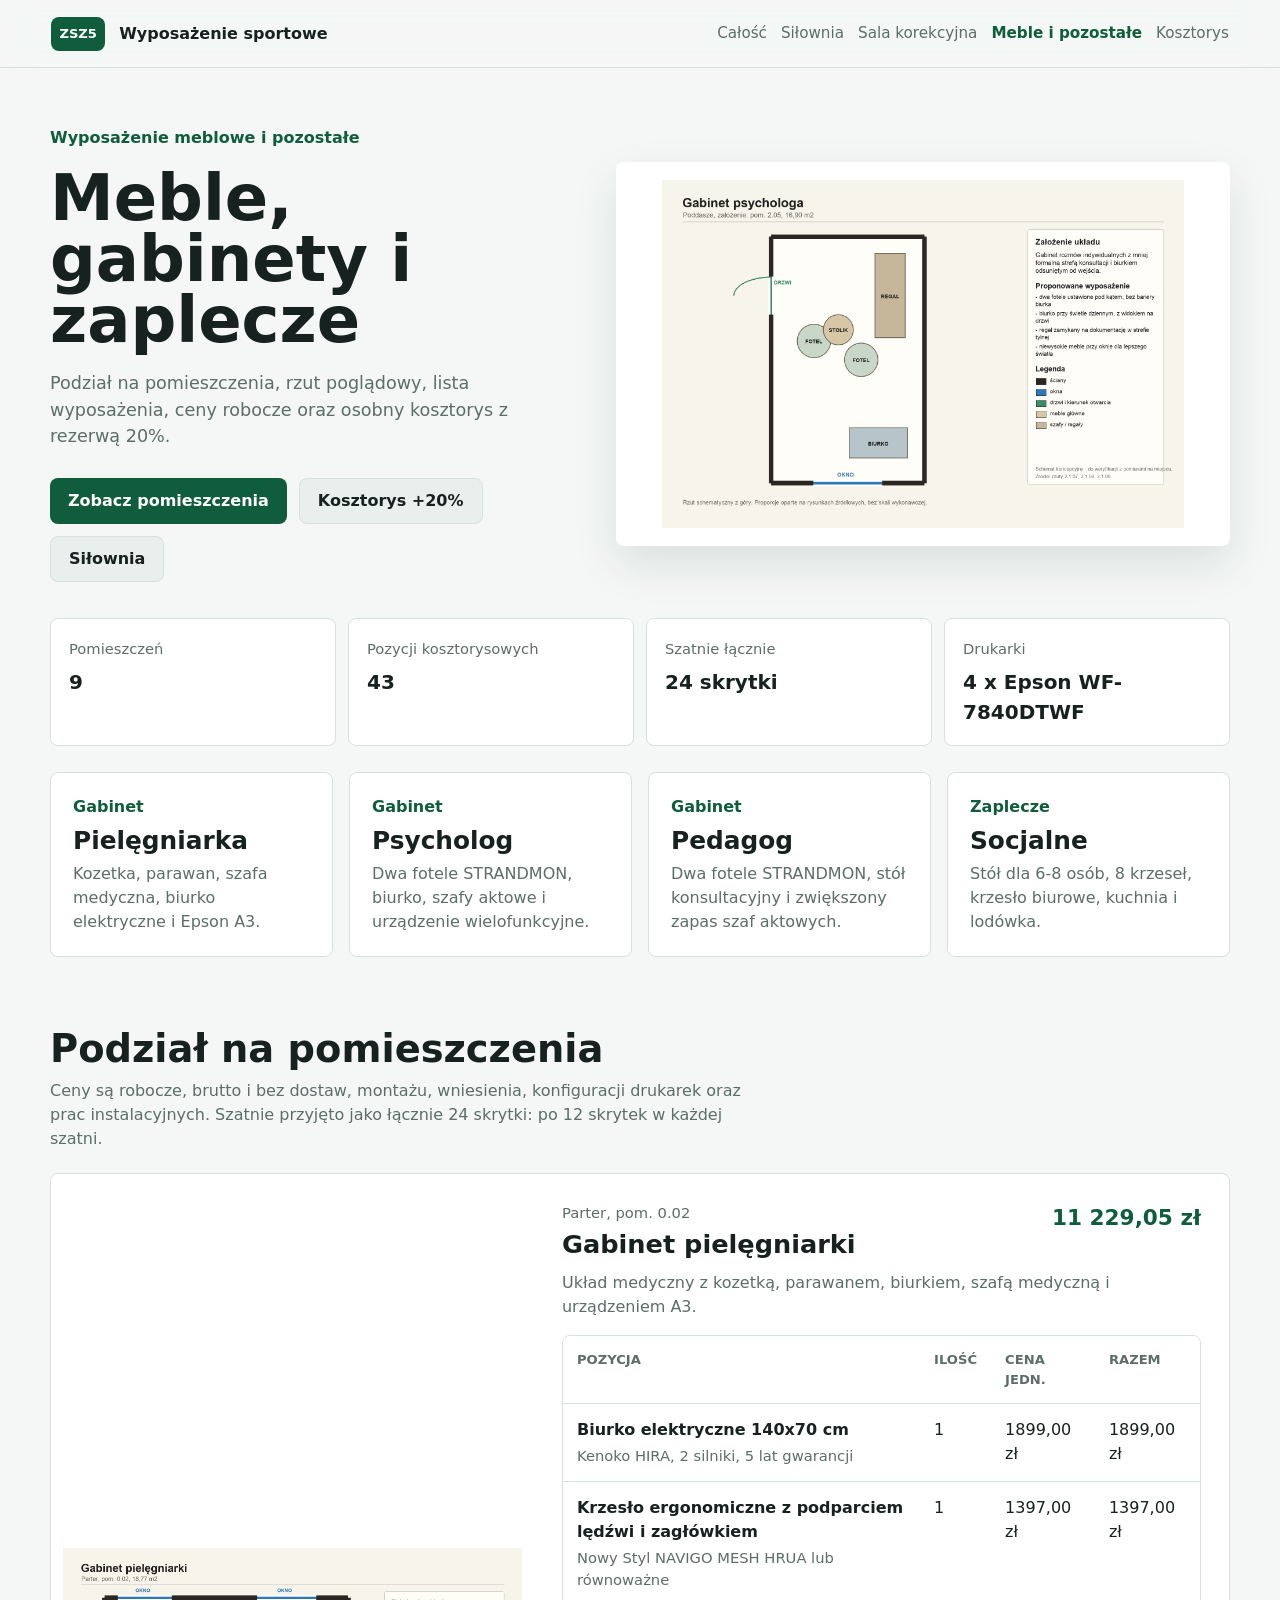
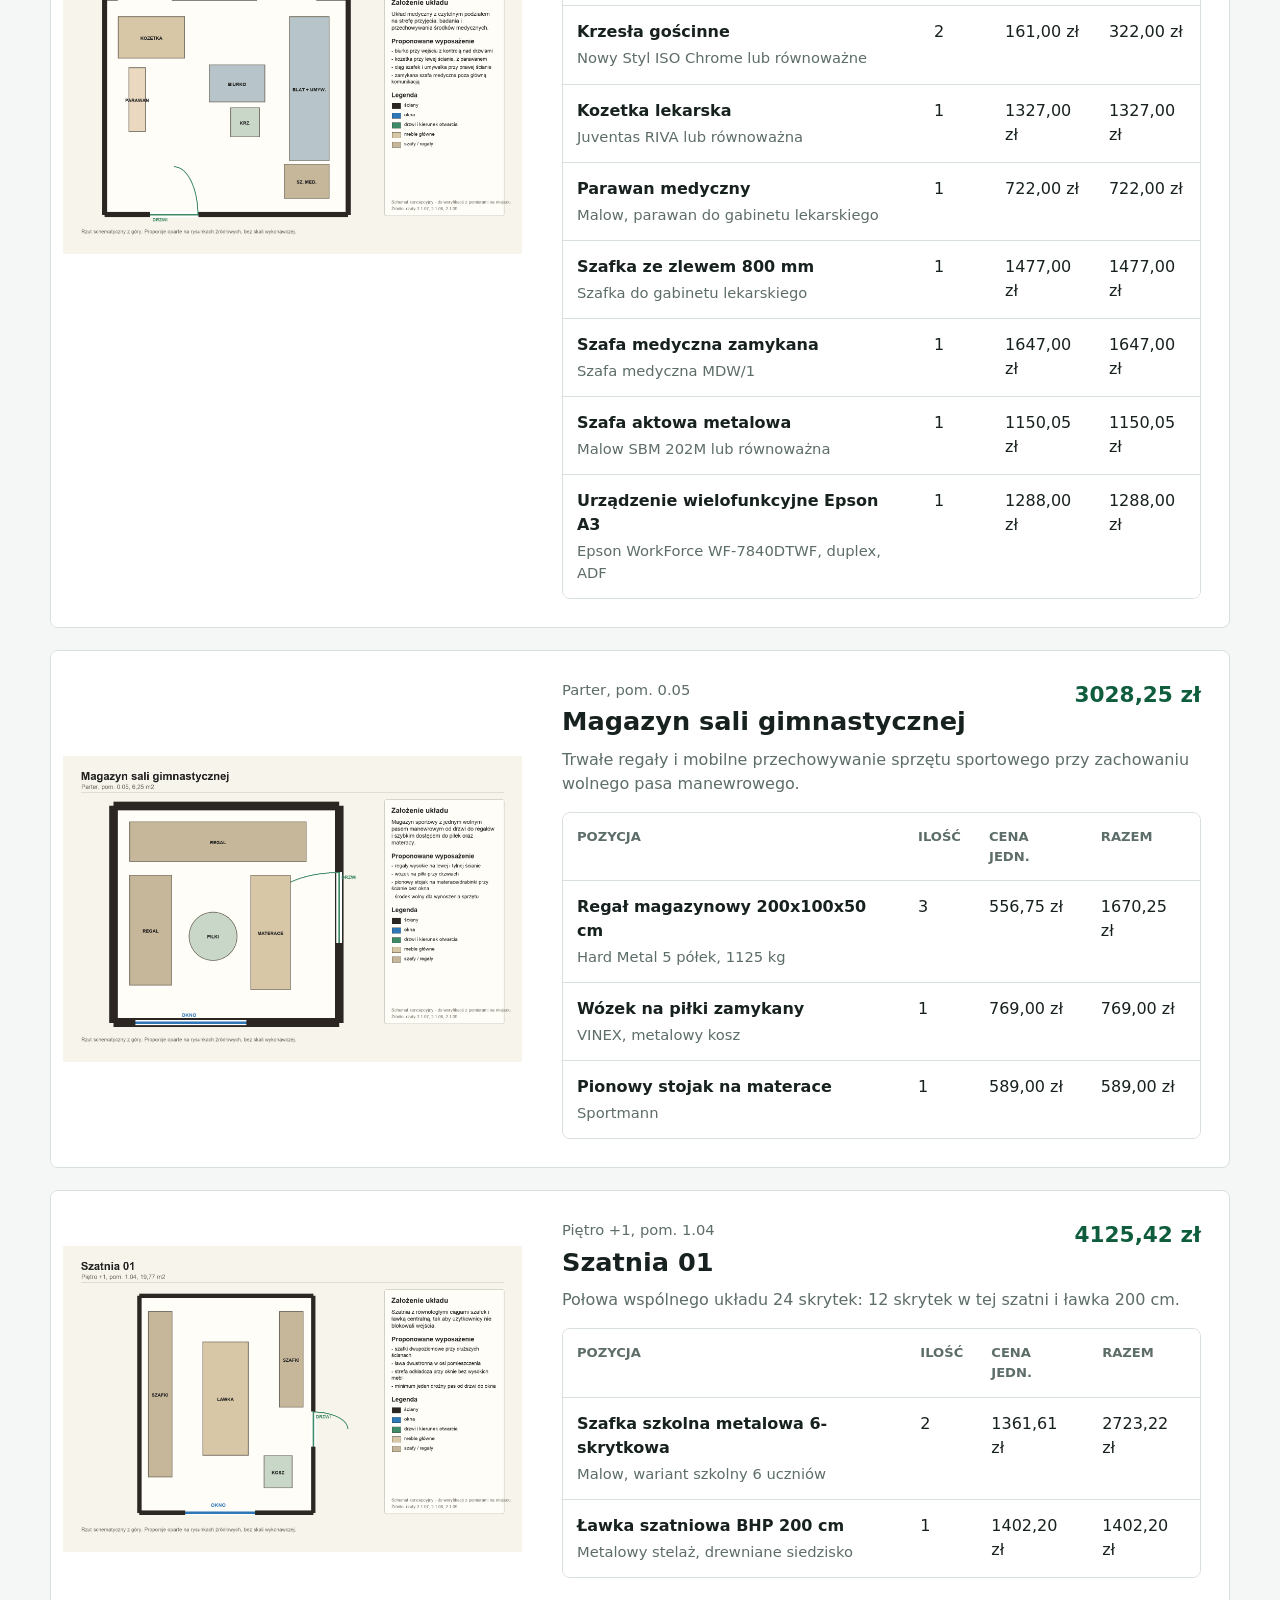
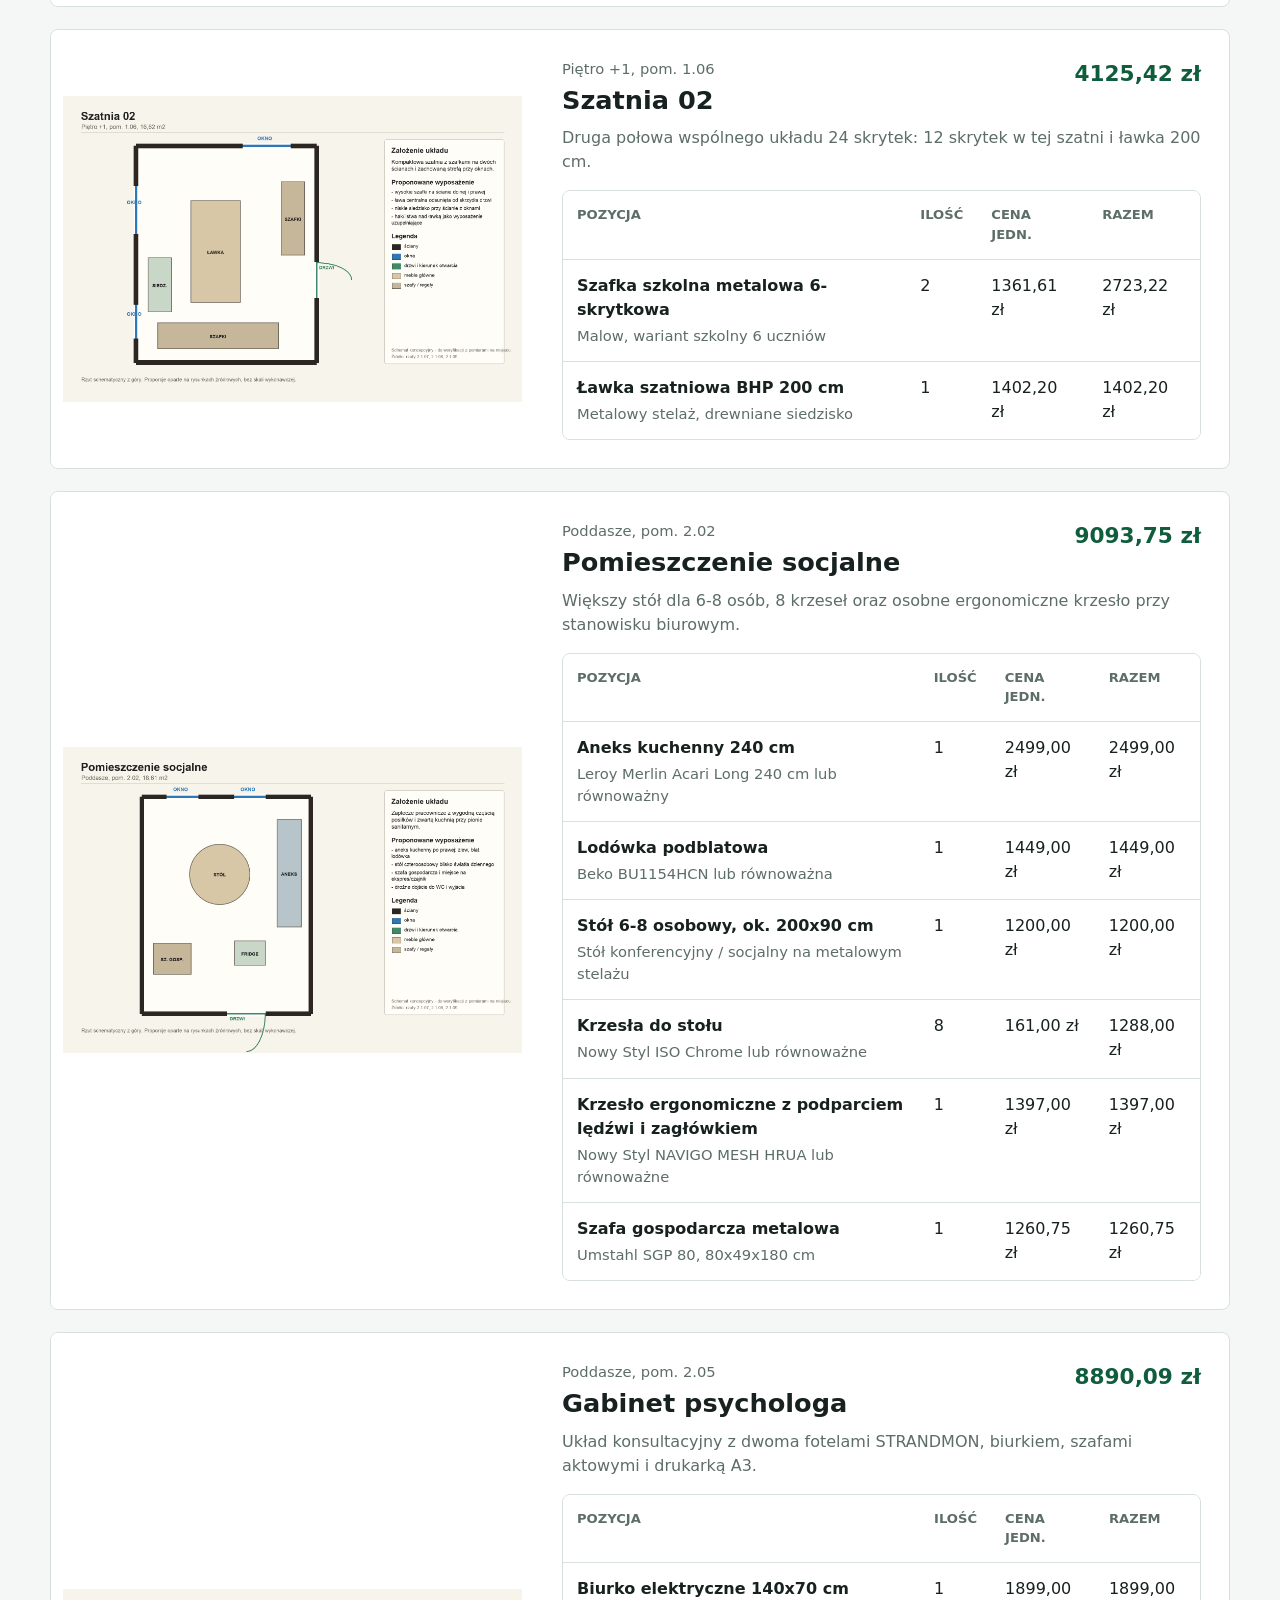
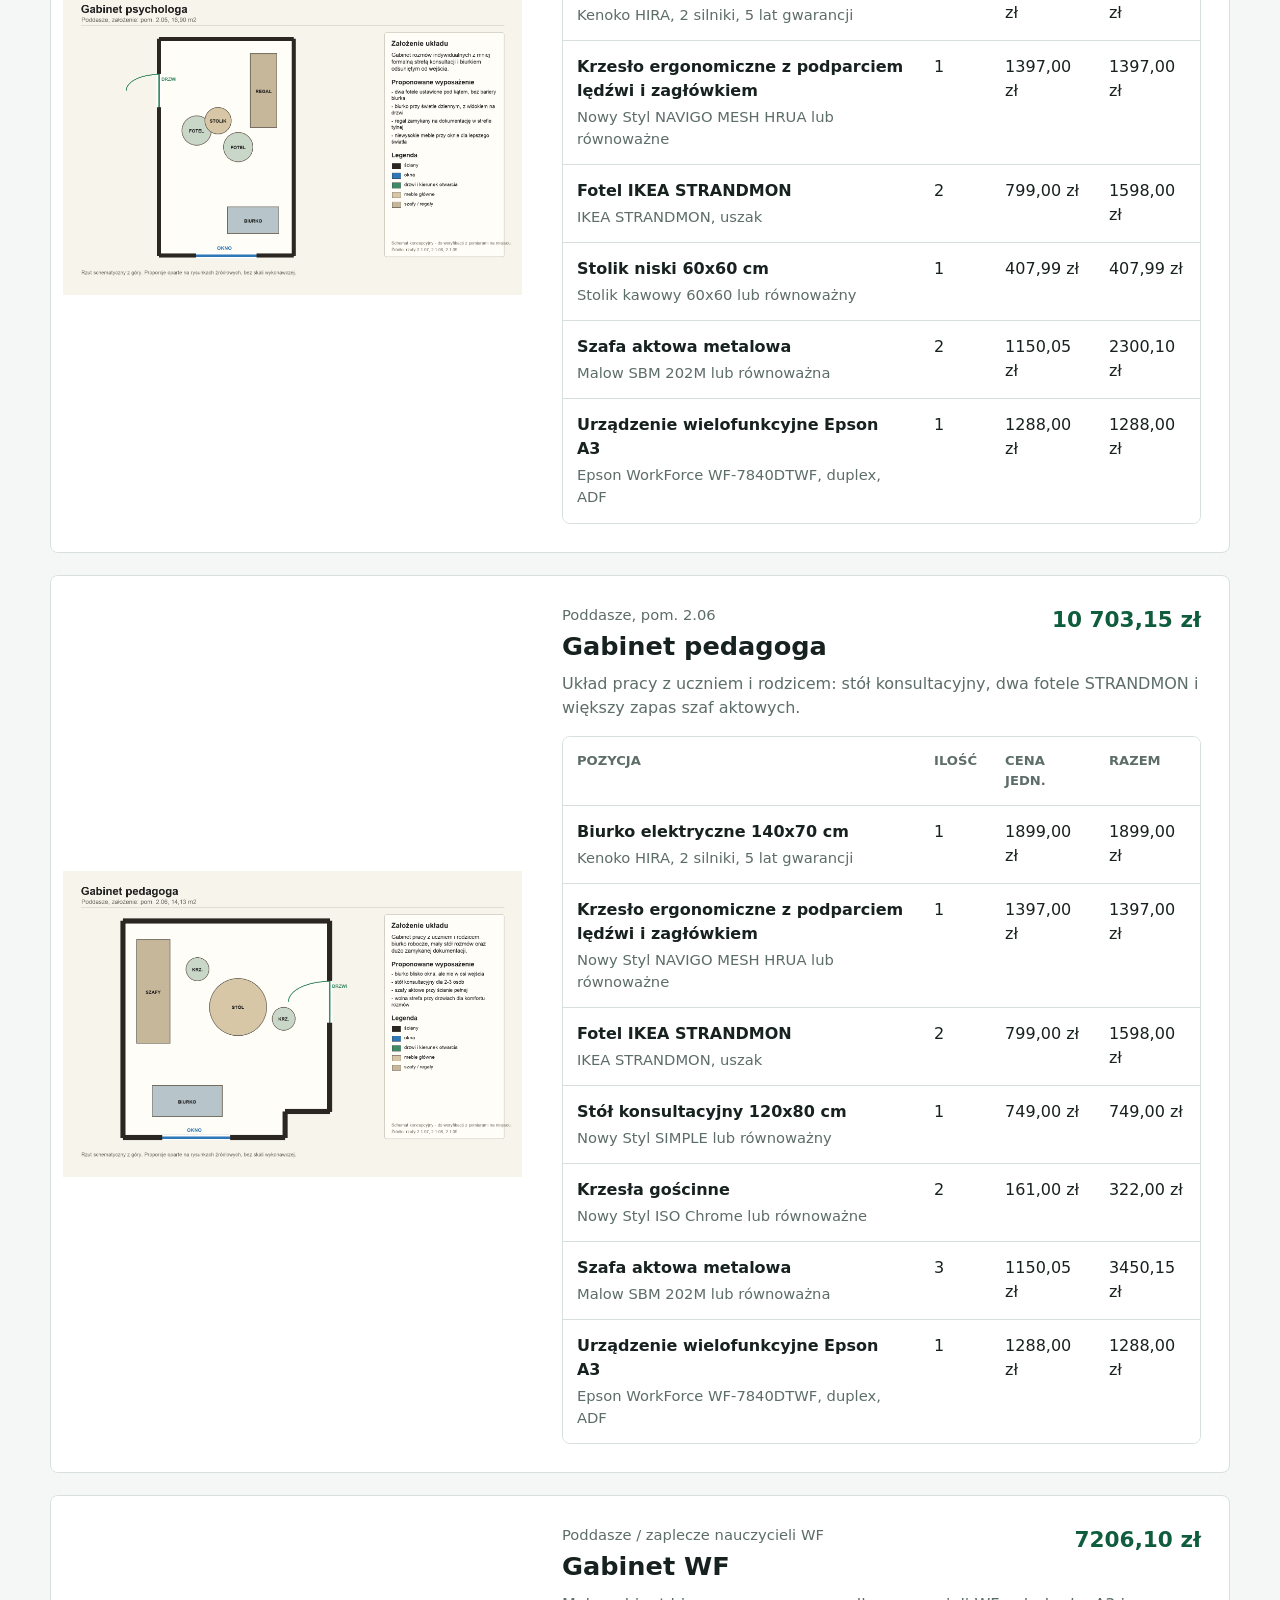
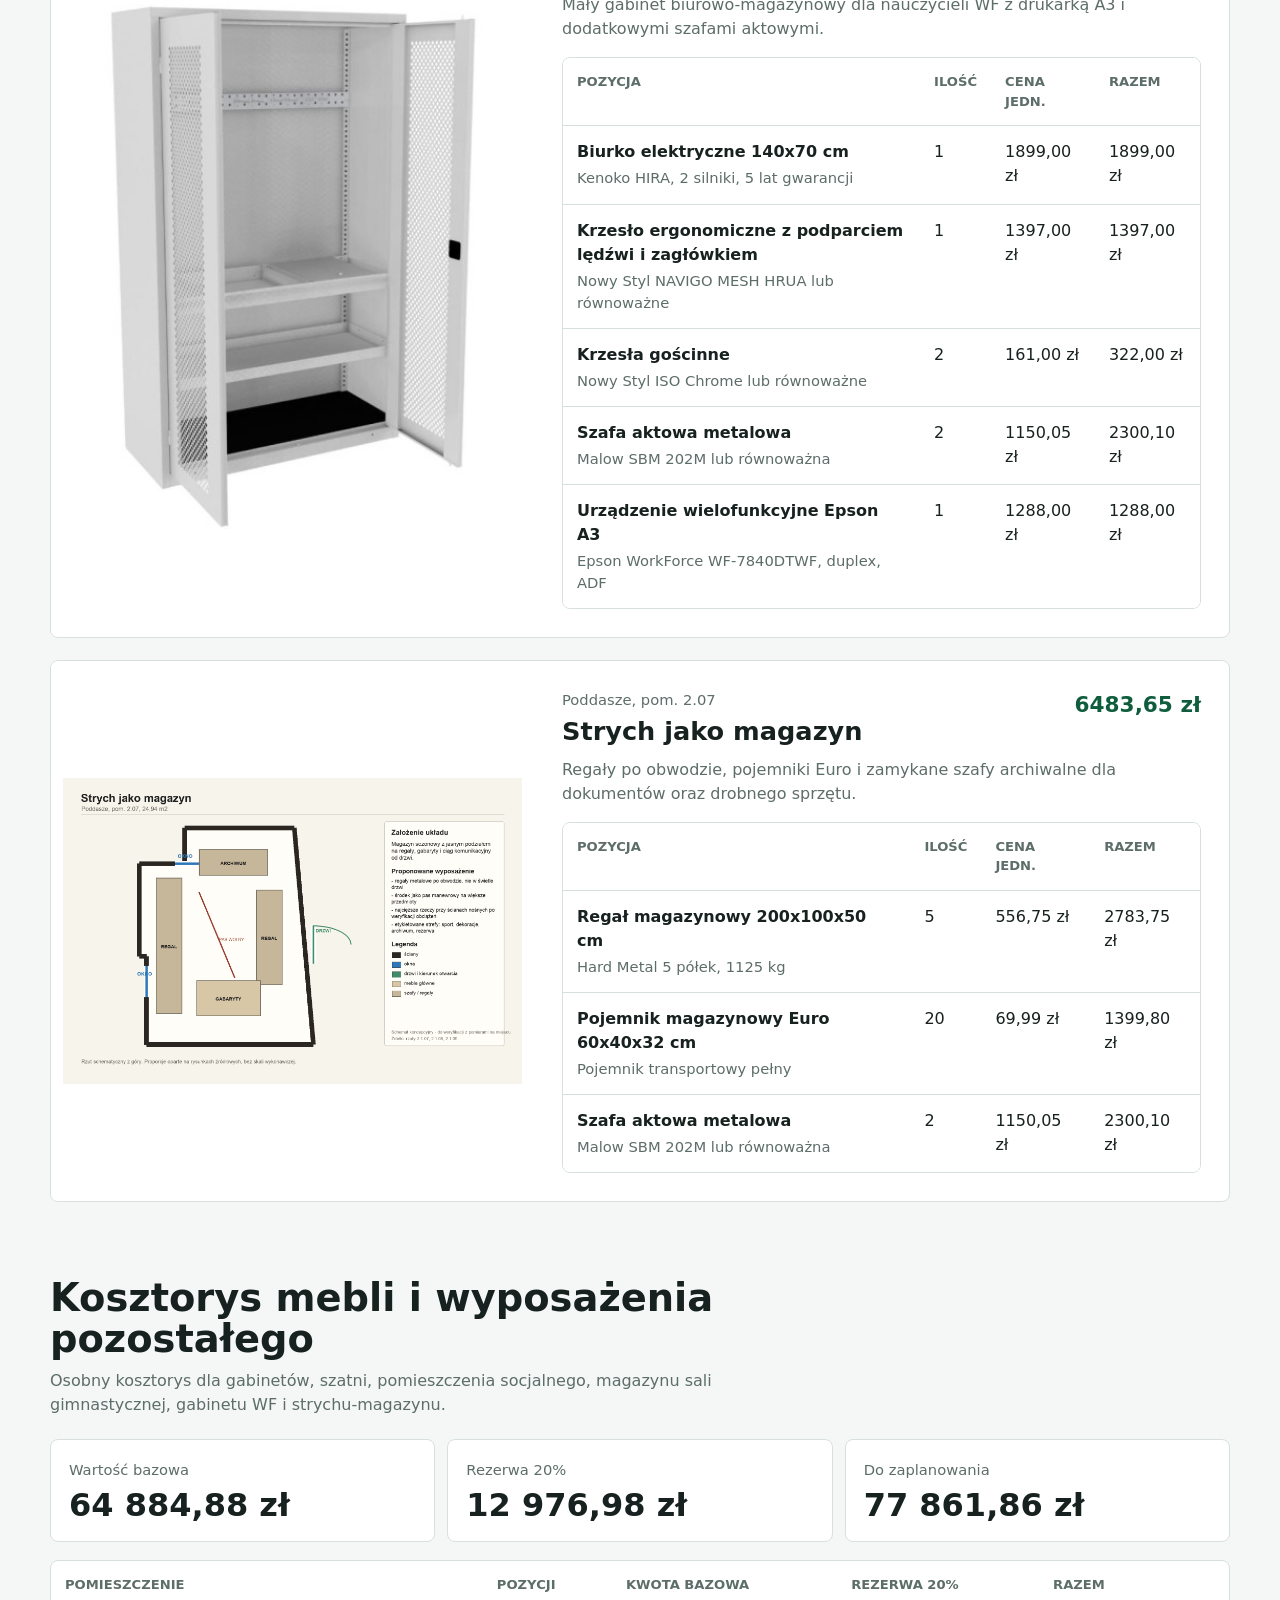
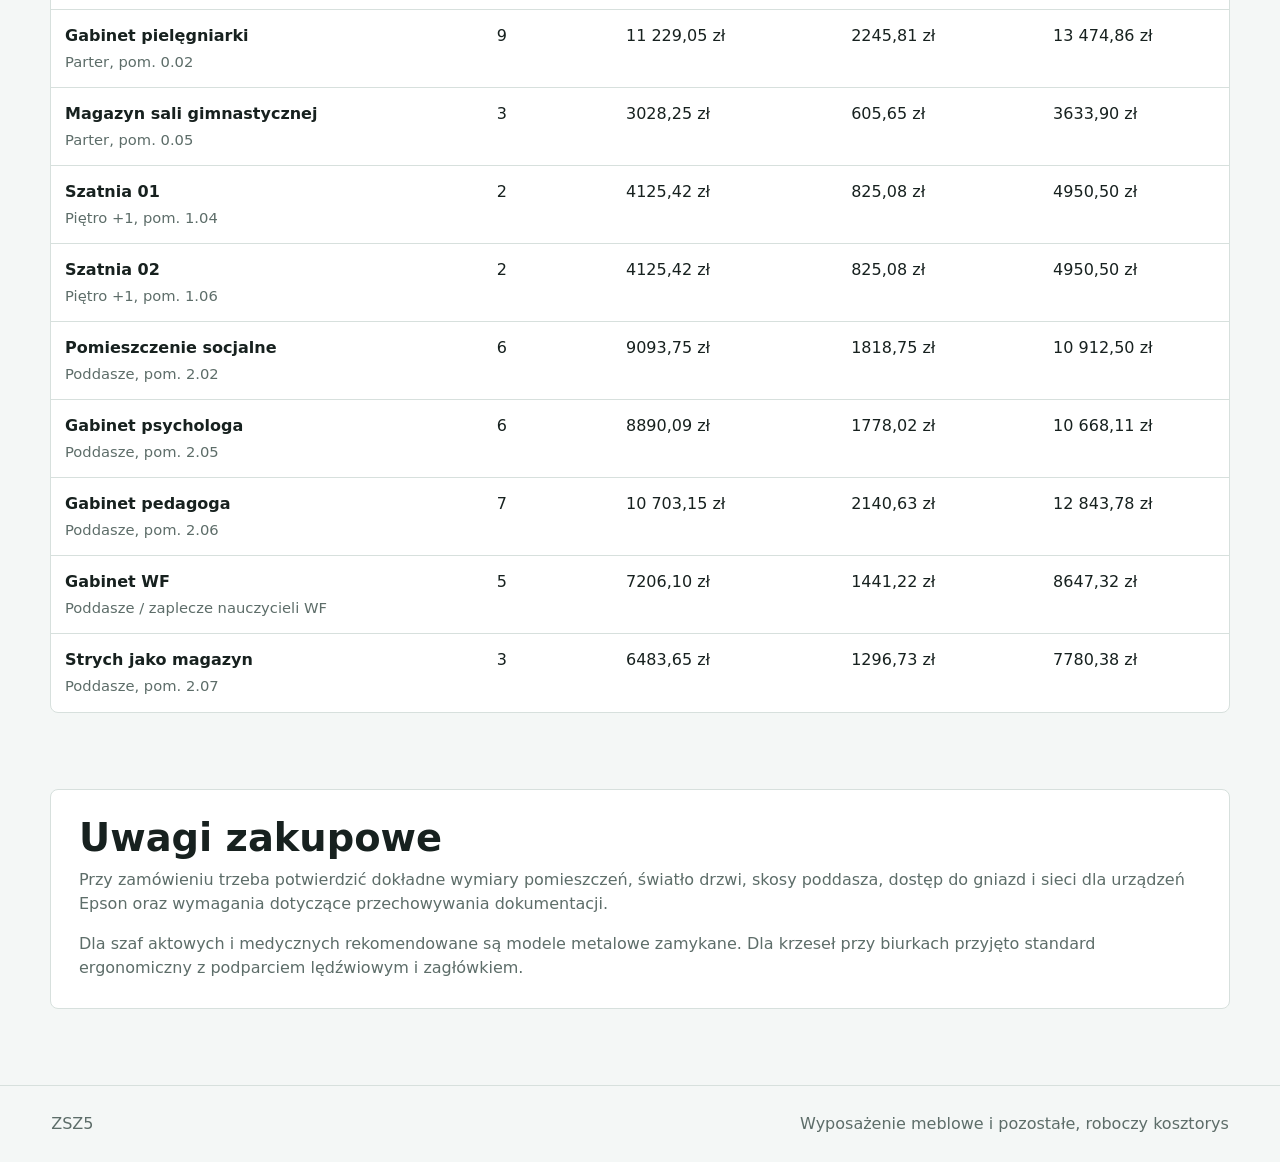
<file: public/meble.html>
<!doctype html>
<html lang="pl">
  <head>
    <meta charset="utf-8">
    <meta name="viewport" content="width=device-width, initial-scale=1">
    <title>Wyposażenie meblowe i pozostałe ZSZ5</title>
    <meta
      name="description"
      content="Podstrona wyposażenia meblowego i pozostałego: gabinety, szatnie, pomieszczenie socjalne, magazyny, ceny i kosztorys z rezerwą."
    >
    <link rel="stylesheet" href="styles.css">
  </head>
  <body data-page="meble">
    <header class="topbar">
      <a class="brand" href="index.html#top" aria-label="Przejdź na stronę główną">
        <span class="brand-mark">ZSZ5</span>
        <span>Wyposażenie sportowe</span>
      </a>
      <nav aria-label="Główna nawigacja">
        <a href="index.html#sprzet">Całość</a>
        <a href="silownia.html">Siłownia</a>
        <a href="sala-gimnastyki.html">Sala korekcyjna</a>
        <a class="active" href="meble.html">Meble i pozostałe</a>
        <a href="#kosztorys-meble">Kosztorys</a>
      </nav>
    </header>

    <main id="top">
      <section class="hero compact-hero">
        <div class="hero-copy">
          <p class="kicker">Wyposażenie meblowe i pozostałe</p>
          <h1>Meble, gabinety i zaplecze</h1>
          <p class="lead">
            Podział na pomieszczenia, rzut poglądowy, lista wyposażenia, ceny robocze oraz osobny kosztorys
            z rezerwą 20%.
          </p>
          <div class="hero-actions">
            <a class="button primary" href="#pomieszczenia">Zobacz pomieszczenia</a>
            <a class="button secondary" href="#kosztorys-meble">Kosztorys +20%</a>
            <a class="button secondary" href="silownia.html">Siłownia</a>
          </div>
        </div>
        <figure class="hero-media">
          <img src="assets/images/furniture-plans/06_gabinet_psychologa.png" alt="Schemat gabinetu psychologa z meblami">
        </figure>
      </section>

      <section class="summary" aria-label="Podsumowanie wyposażenia meblowego">
        <article>
          <span>Pomieszczeń</span>
          <strong id="furnitureRoomCount">0</strong>
        </article>
        <article>
          <span>Pozycji kosztorysowych</span>
          <strong id="furnitureItemCount">0</strong>
        </article>
        <article>
          <span>Szatnie łącznie</span>
          <strong>24 skrytki</strong>
        </article>
        <article>
          <span>Drukarki</span>
          <strong>4 x Epson WF-7840DTWF</strong>
        </article>
      </section>

      <section class="page-links room-jump" aria-label="Szybkie przejście do pomieszczeń">
        <a class="page-card" href="#pielegniarka">
          <span>Gabinet</span>
          <strong>Pielęgniarka</strong>
          <p>Kozetka, parawan, szafa medyczna, biurko elektryczne i Epson A3.</p>
        </a>
        <a class="page-card" href="#psycholog">
          <span>Gabinet</span>
          <strong>Psycholog</strong>
          <p>Dwa fotele STRANDMON, biurko, szafy aktowe i urządzenie wielofunkcyjne.</p>
        </a>
        <a class="page-card" href="#pedagog">
          <span>Gabinet</span>
          <strong>Pedagog</strong>
          <p>Dwa fotele STRANDMON, stół konsultacyjny i zwiększony zapas szaf aktowych.</p>
        </a>
        <a class="page-card" href="#socjalne">
          <span>Zaplecze</span>
          <strong>Socjalne</strong>
          <p>Stół dla 6-8 osób, 8 krzeseł, krzesło biurowe, kuchnia i lodówka.</p>
        </a>
      </section>

      <section id="pomieszczenia" class="catalog furniture-catalog">
        <div class="section-head">
          <h2>Podział na pomieszczenia</h2>
          <p>
            Ceny są robocze, brutto i bez dostaw, montażu, wniesienia, konfiguracji drukarek oraz prac instalacyjnych.
            Szatnie przyjęto jako łącznie 24 skrytki: po 12 skrytek w każdej szatni.
          </p>
        </div>

        <div id="furnitureRooms" class="room-list" aria-live="polite"></div>
      </section>

      <section id="kosztorys-meble" class="budget">
        <div class="section-head">
          <h2>Kosztorys mebli i wyposażenia pozostałego</h2>
          <p>
            Osobny kosztorys dla gabinetów, szatni, pomieszczenia socjalnego, magazynu sali gimnastycznej,
            gabinetu WF i strychu-magazynu.
          </p>
        </div>

        <div class="price-summary" aria-label="Podsumowanie kosztorysu meblowego">
          <article>
            <span>Wartość bazowa</span>
            <strong id="furnitureBaseTotal">0 zł</strong>
          </article>
          <article>
            <span>Rezerwa 20%</span>
            <strong id="furnitureReserveValue">0 zł</strong>
          </article>
          <article>
            <span>Do zaplanowania</span>
            <strong id="furnitureReserveTotal">0 zł</strong>
          </article>
        </div>

        <div class="pricing-table-wrap">
          <table class="pricing-table">
            <thead>
              <tr>
                <th>Pomieszczenie</th>
                <th>Pozycji</th>
                <th>Kwota bazowa</th>
                <th>Rezerwa 20%</th>
                <th>Razem</th>
              </tr>
            </thead>
            <tbody id="furnitureTable"></tbody>
          </table>
        </div>
      </section>

      <section class="notes">
        <h2>Uwagi zakupowe</h2>
        <p>
          Przy zamówieniu trzeba potwierdzić dokładne wymiary pomieszczeń, światło drzwi, skosy poddasza,
          dostęp do gniazd i sieci dla urządzeń Epson oraz wymagania dotyczące przechowywania dokumentacji.
        </p>
        <p>
          Dla szaf aktowych i medycznych rekomendowane są modele metalowe zamykane. Dla krzeseł przy biurkach
          przyjęto standard ergonomiczny z podparciem lędźwiowym i zagłówkiem.
        </p>
      </section>
    </main>

    <footer class="footer">
      <span>ZSZ5</span>
      <span>Wyposażenie meblowe i pozostałe, roboczy kosztorys</span>
    </footer>

    <script src="script.js"></script>
  </body>
</html>
</file>
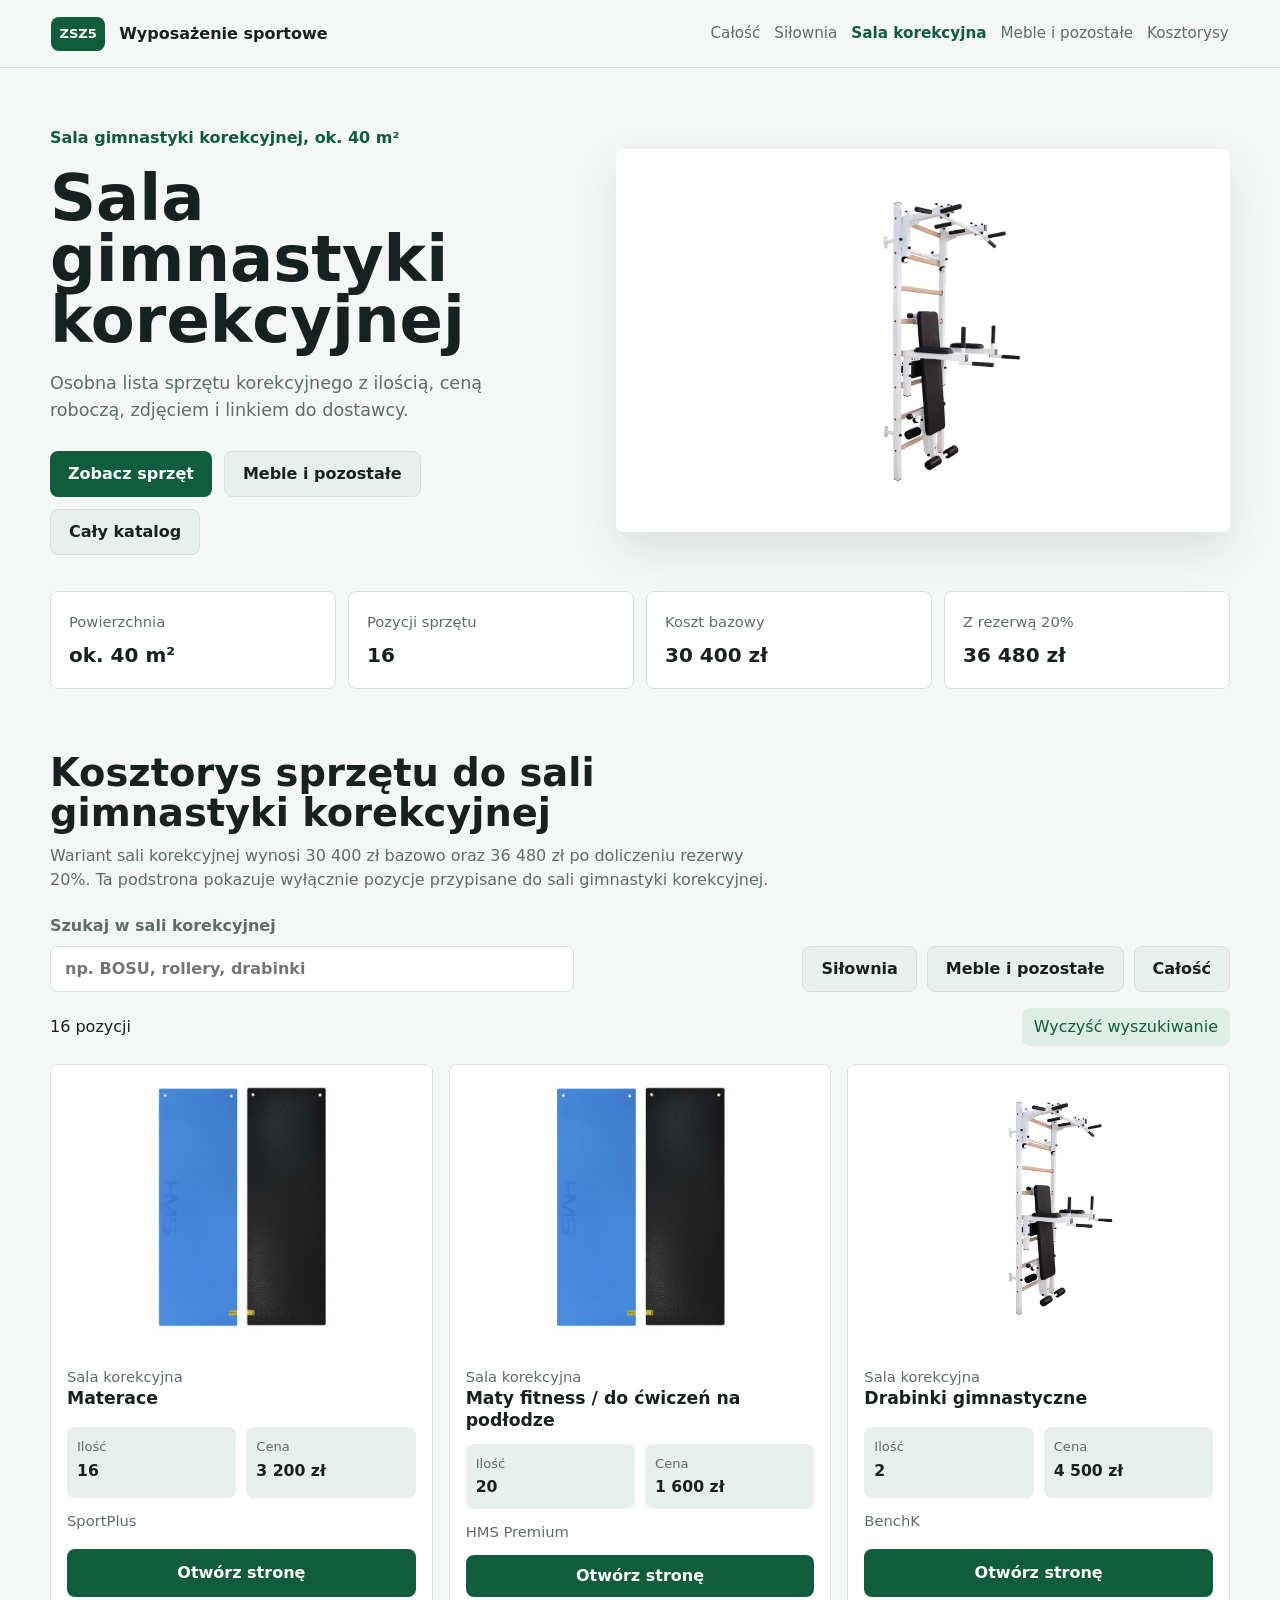
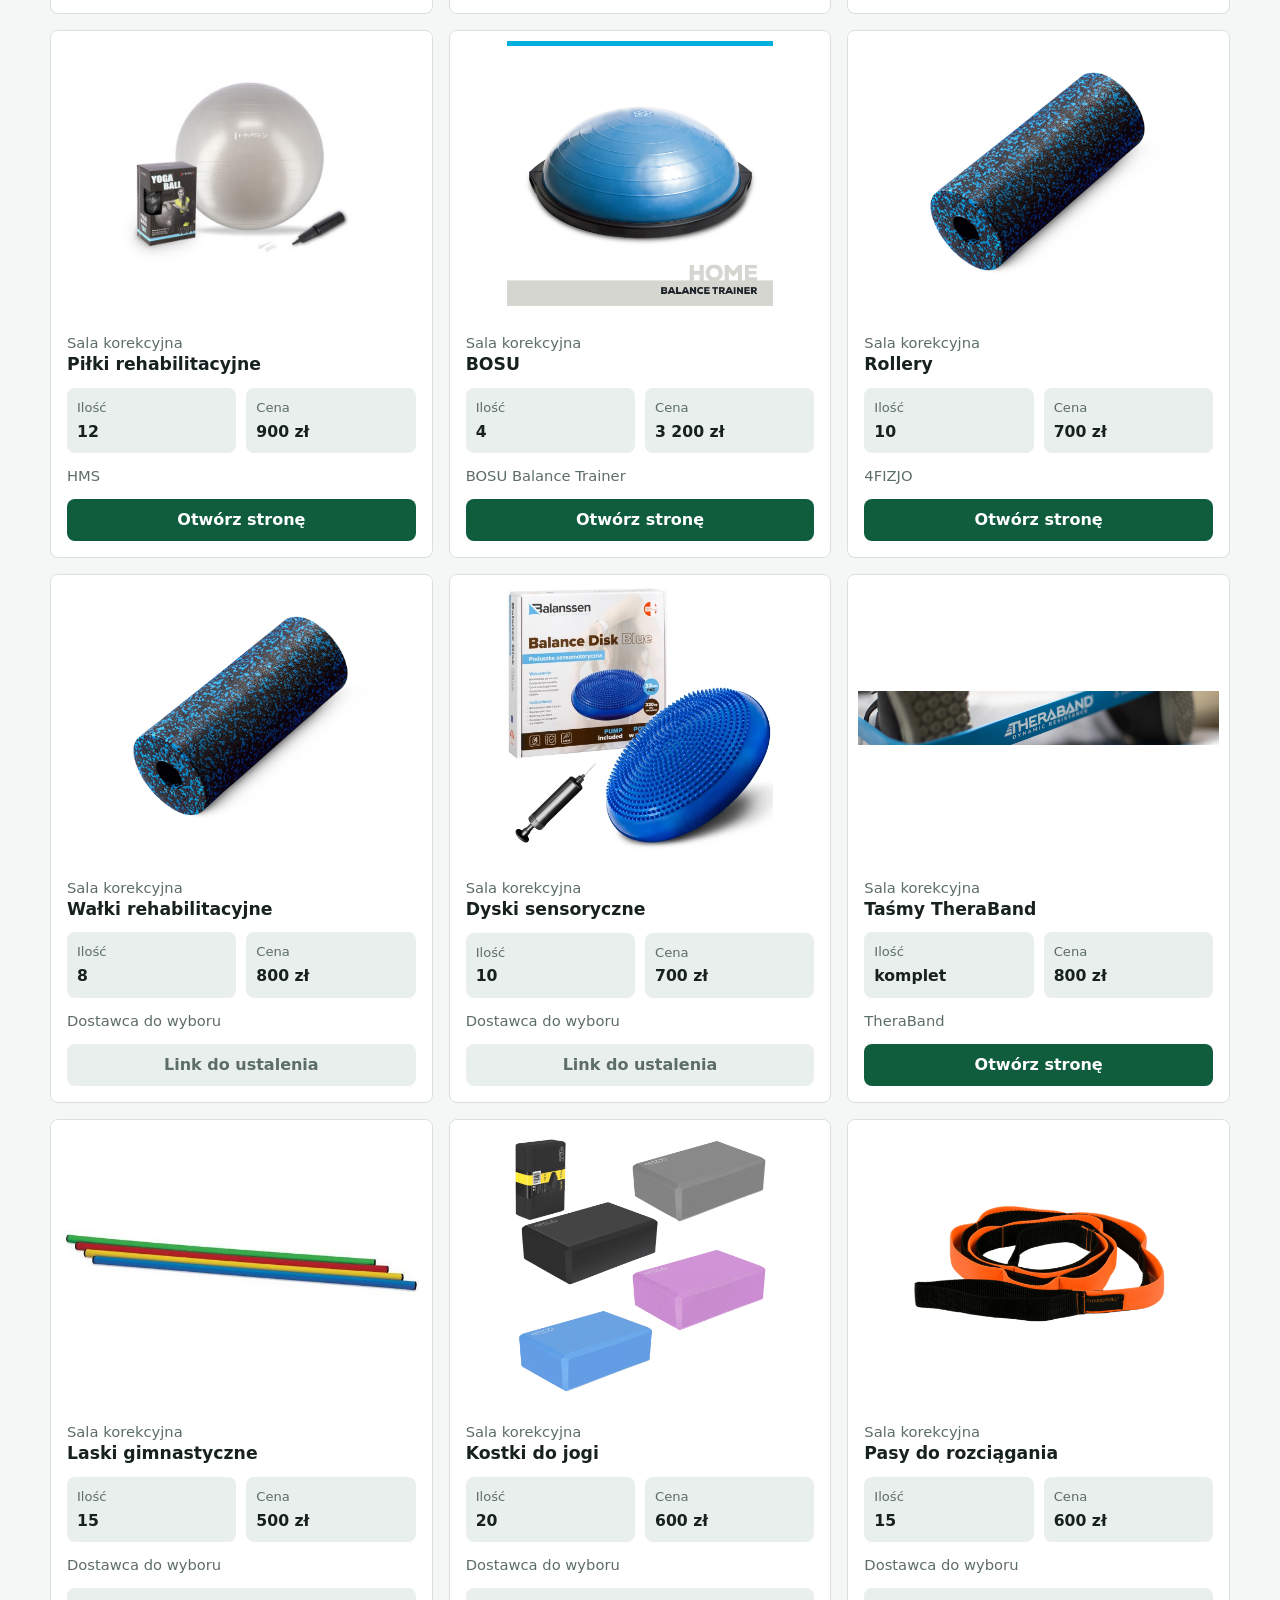
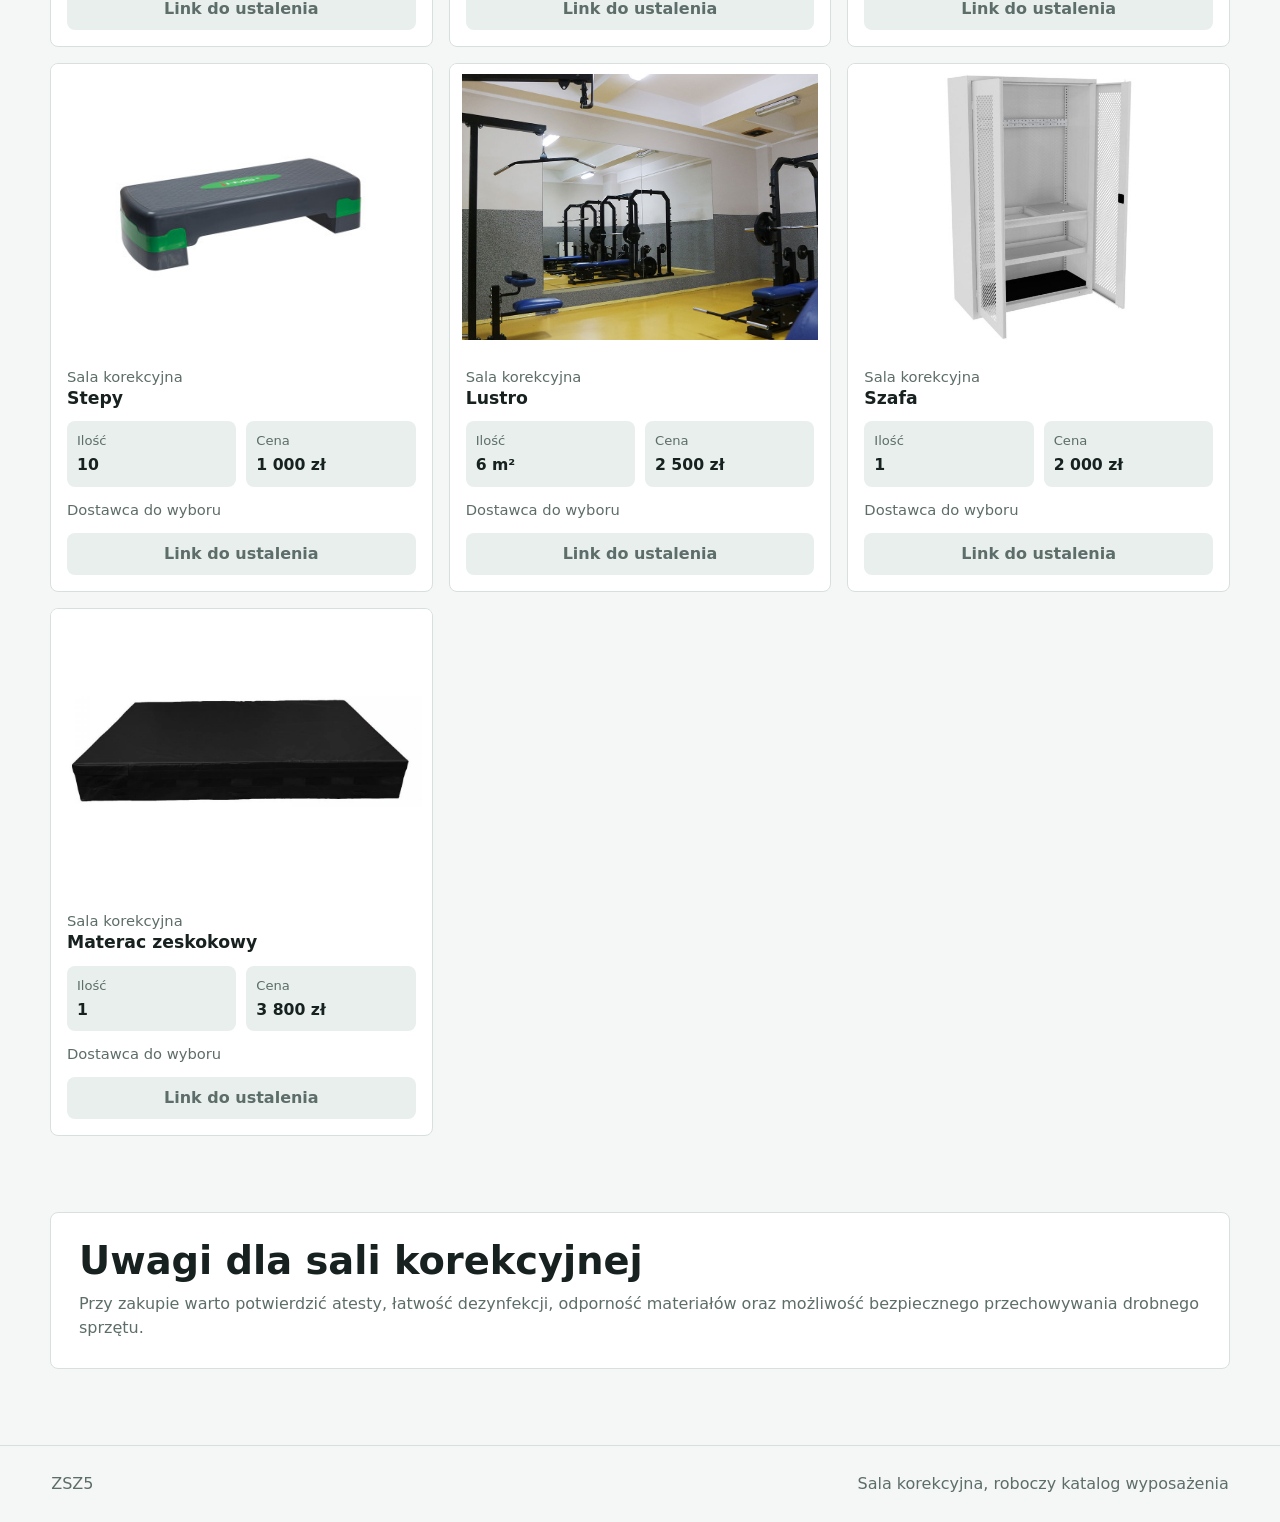
<file: public/sala-gimnastyki.html>
<!doctype html>
<html lang="pl">
  <head>
    <meta charset="utf-8">
    <meta name="viewport" content="width=device-width, initial-scale=1">
    <title>Sala gimnastyki korekcyjnej, wyposażenie ZSZ5</title>
    <meta
      name="description"
      content="Osobna strona katalogu wyposażenia sali gimnastyki korekcyjnej: sprzęt, ilości, ceny i linki."
    >
    <link rel="stylesheet" href="styles.css">
  </head>
  <body data-page="korekcyjna">
    <header class="topbar">
      <a class="brand" href="index.html#top" aria-label="Przejdź na stronę główną">
        <span class="brand-mark">ZSZ5</span>
        <span>Wyposażenie sportowe</span>
      </a>
      <nav aria-label="Główna nawigacja">
        <a href="index.html#sprzet">Całość</a>
        <a href="silownia.html">Siłownia</a>
        <a class="active" href="sala-gimnastyki.html">Sala korekcyjna</a>
        <a href="meble.html">Meble i pozostałe</a>
        <a href="index.html#kosztorys">Kosztorysy</a>
      </nav>
    </header>

    <main id="top">
      <section class="hero compact-hero">
        <div class="hero-copy">
          <p class="kicker">Sala gimnastyki korekcyjnej, ok. 40 m²</p>
          <h1>Sala gimnastyki korekcyjnej</h1>
          <p class="lead">
            Osobna lista sprzętu korekcyjnego z ilością, ceną roboczą, zdjęciem i linkiem do dostawcy.
          </p>
          <div class="hero-actions">
            <a class="button primary" href="#sprzet">Zobacz sprzęt</a>
            <a class="button secondary" href="meble.html">Meble i pozostałe</a>
            <a class="button secondary" href="index.html">Cały katalog</a>
          </div>
        </div>
        <figure class="hero-media">
          <img src="assets/images/equipment/wall-bars.jpg" alt="Drabinki i sprzęt do sali korekcyjnej">
        </figure>
      </section>

      <section class="summary" aria-label="Podsumowanie sali gimnastyki korekcyjnej">
        <article>
          <span>Powierzchnia</span>
          <strong>ok. 40 m²</strong>
        </article>
        <article>
          <span>Pozycji sprzętu</span>
          <strong>16</strong>
        </article>
        <article>
          <span>Koszt bazowy</span>
          <strong>30 400 zł</strong>
        </article>
        <article>
          <span>Z rezerwą 20%</span>
          <strong>36 480 zł</strong>
        </article>
      </section>

      <section id="sprzet" class="catalog">
        <div class="section-head">
          <h2>Kosztorys sprzętu do sali gimnastyki korekcyjnej</h2>
          <p>
            Wariant sali korekcyjnej wynosi 30 400 zł bazowo oraz 36 480 zł po doliczeniu rezerwy 20%.
            Ta podstrona pokazuje wyłącznie pozycje przypisane do sali gimnastyki korekcyjnej.
          </p>
        </div>

        <div class="toolbar page-toolbar" aria-label="Wyszukiwarka katalogu sali korekcyjnej">
          <label class="search">
            <span>Szukaj w sali korekcyjnej</span>
            <input id="searchInput" type="search" placeholder="np. BOSU, rollery, drabinki">
          </label>
          <div class="toolbar-actions">
            <a class="button secondary" href="silownia.html">Siłownia</a>
            <a class="button secondary" href="meble.html">Meble i pozostałe</a>
            <a class="button secondary" href="index.html#sprzet">Całość</a>
          </div>
        </div>

        <div class="catalog-meta">
          <span id="resultCount">0 pozycji</span>
          <button class="plain-button" type="button" id="resetFilters">Wyczyść wyszukiwanie</button>
        </div>

        <div id="equipmentGrid" class="equipment-grid" aria-live="polite"></div>
      </section>

      <section class="notes">
        <h2>Uwagi dla sali korekcyjnej</h2>
        <p>
          Przy zakupie warto potwierdzić atesty, łatwość dezynfekcji, odporność materiałów oraz możliwość bezpiecznego
          przechowywania drobnego sprzętu.
        </p>
      </section>
    </main>

    <footer class="footer">
      <span>ZSZ5</span>
      <span>Sala korekcyjna, roboczy katalog wyposażenia</span>
    </footer>

    <script src="script.js"></script>
  </body>
</html>
</file>
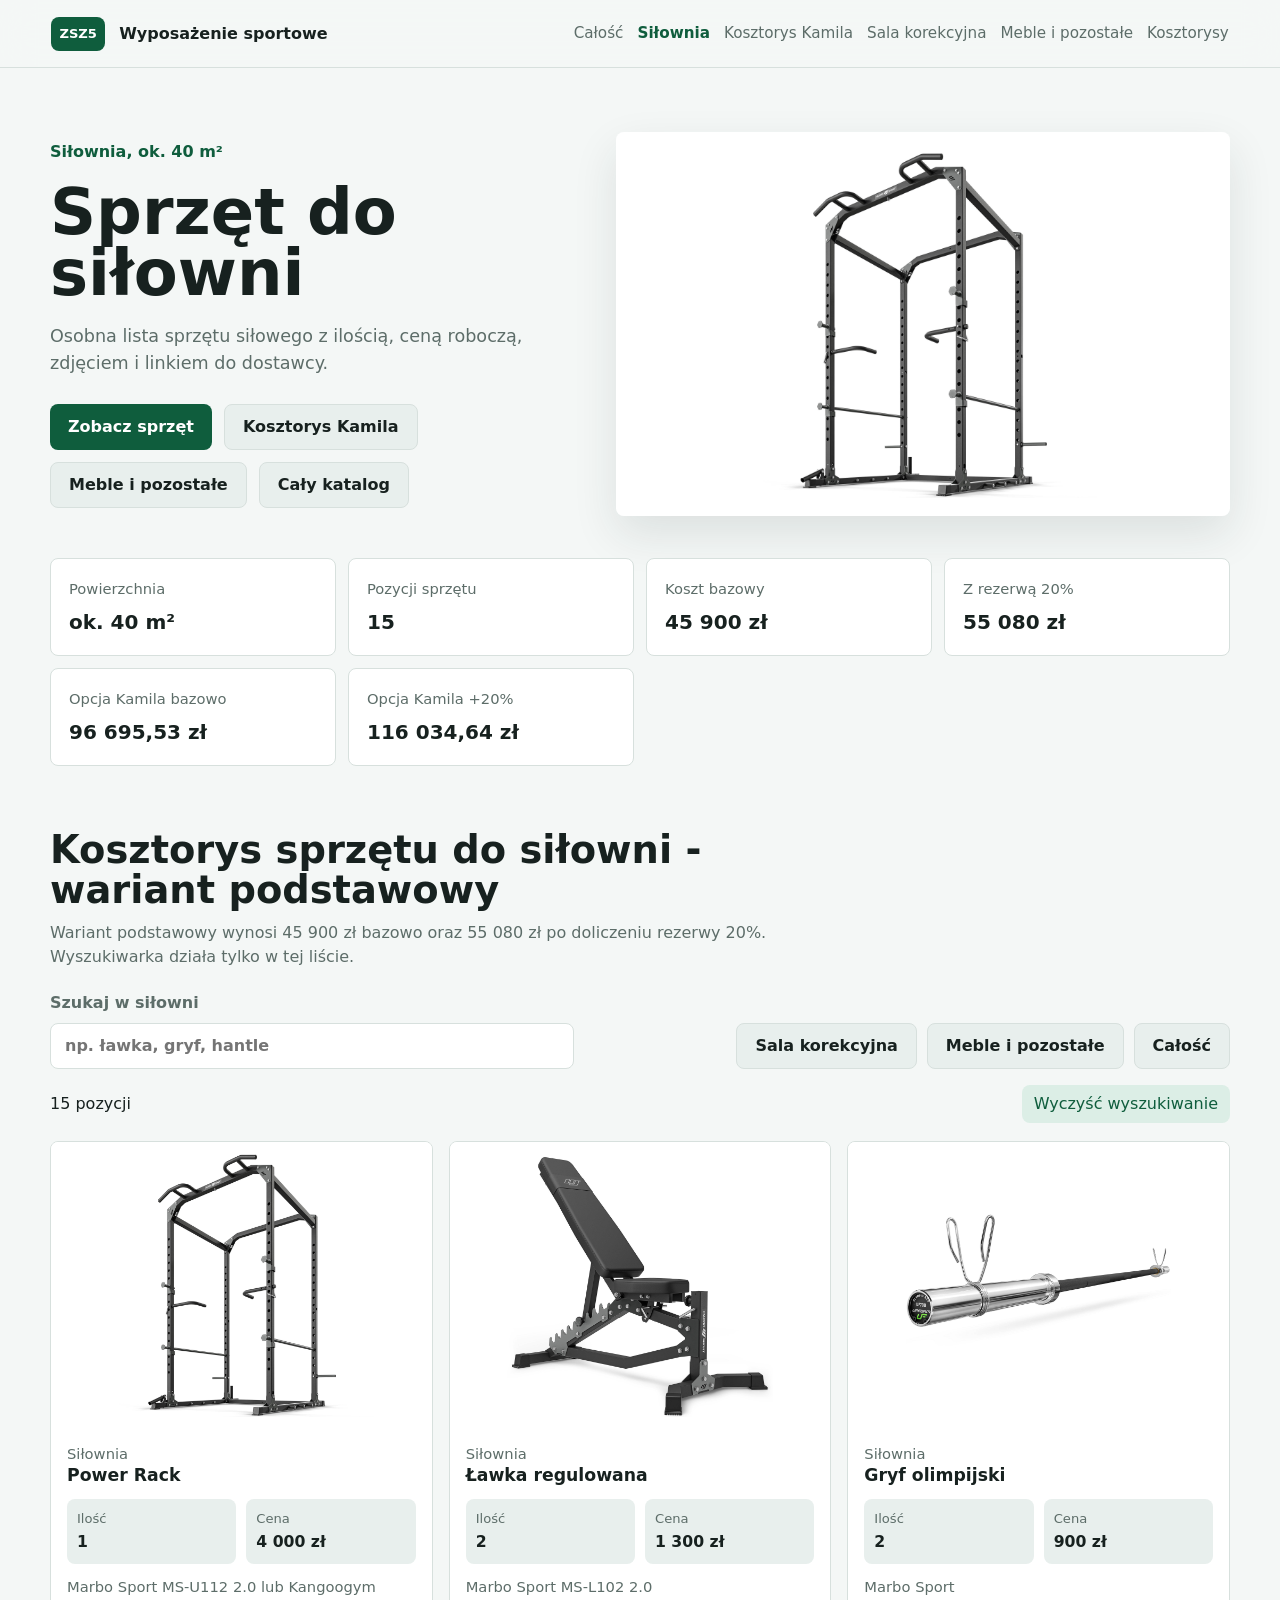
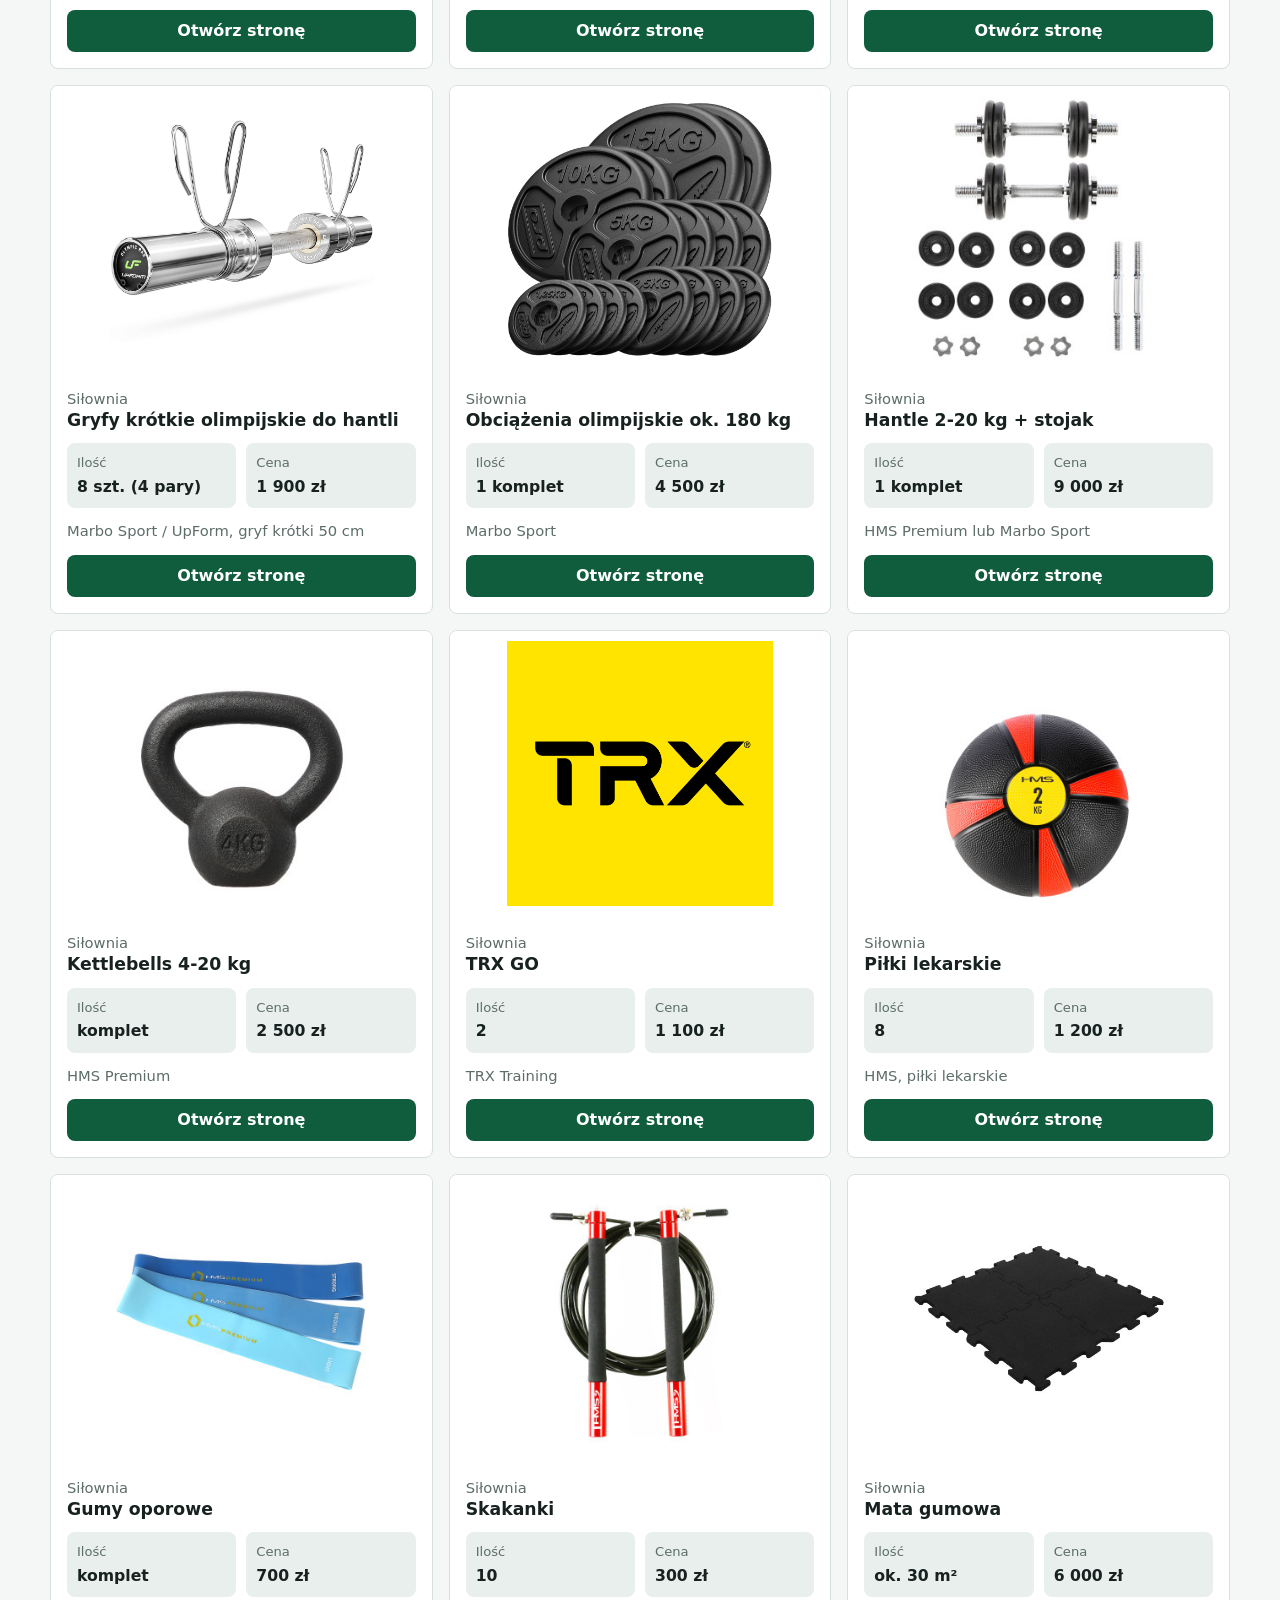
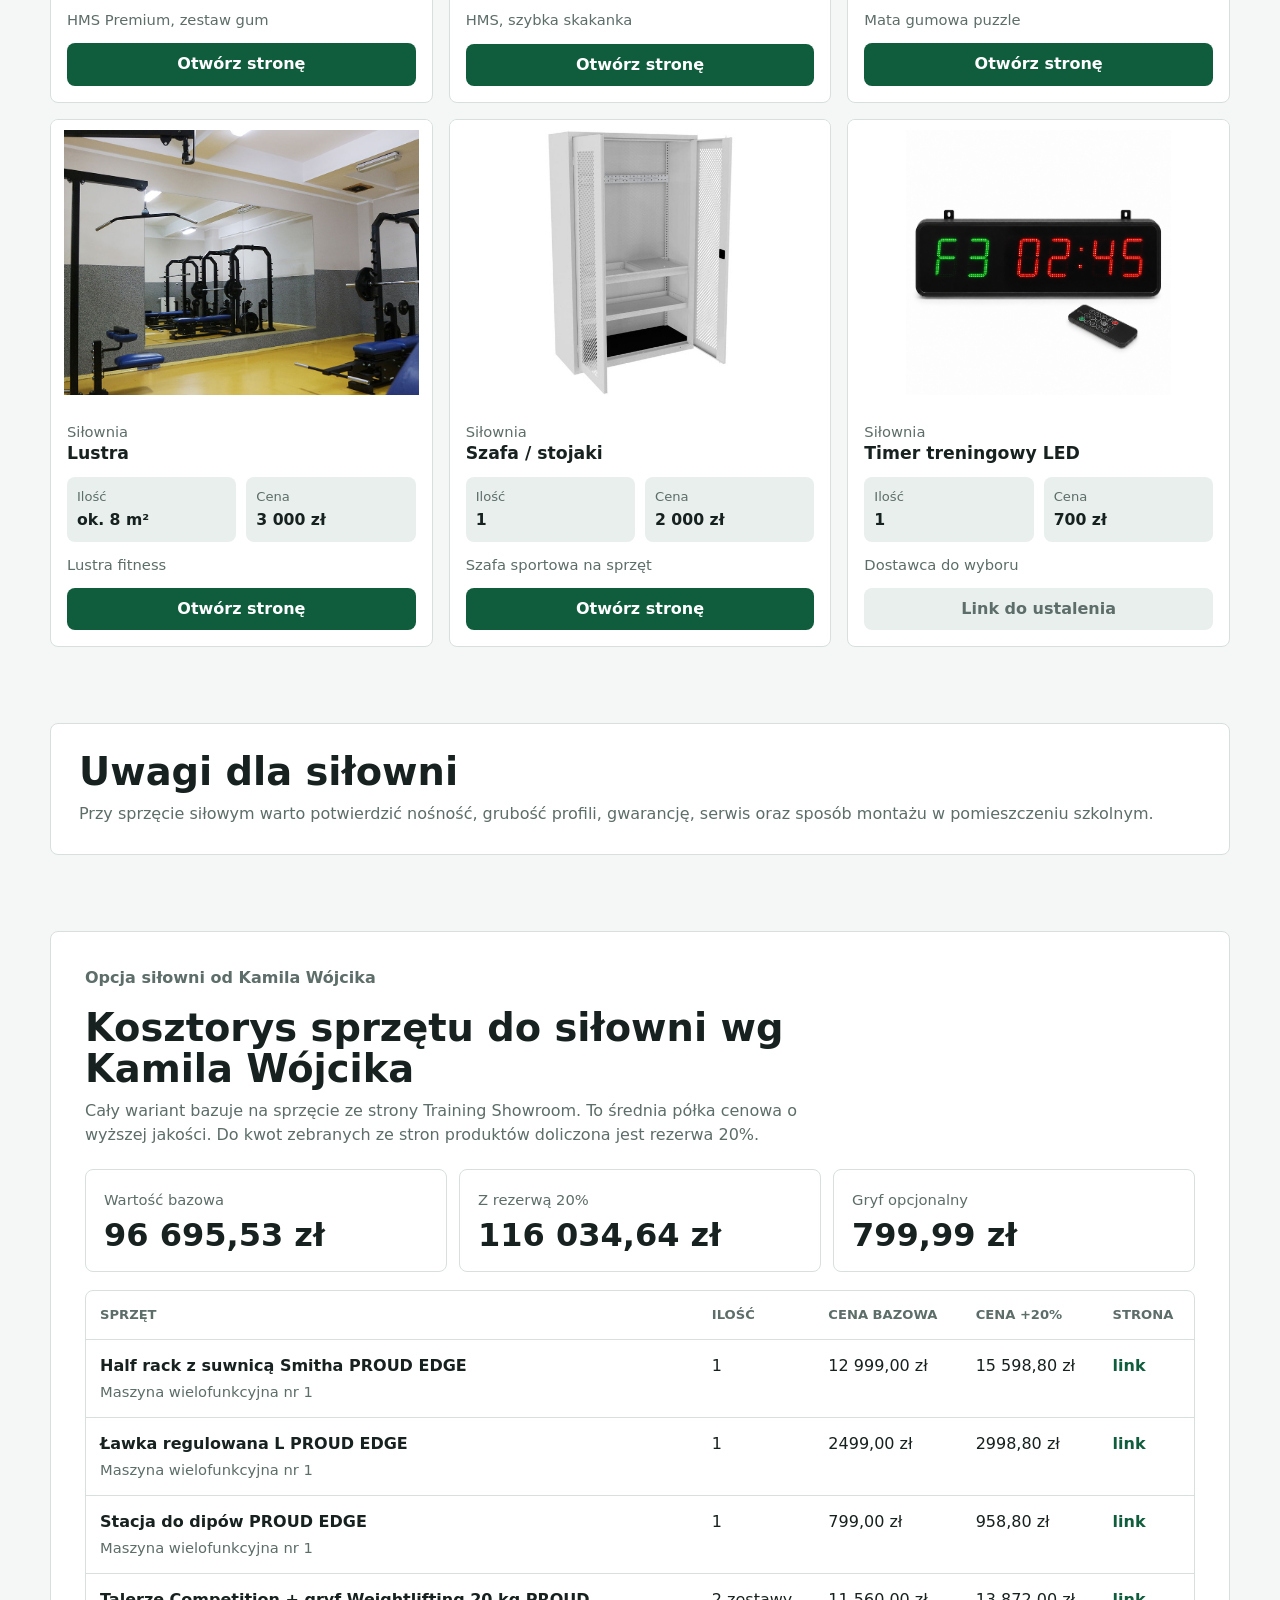
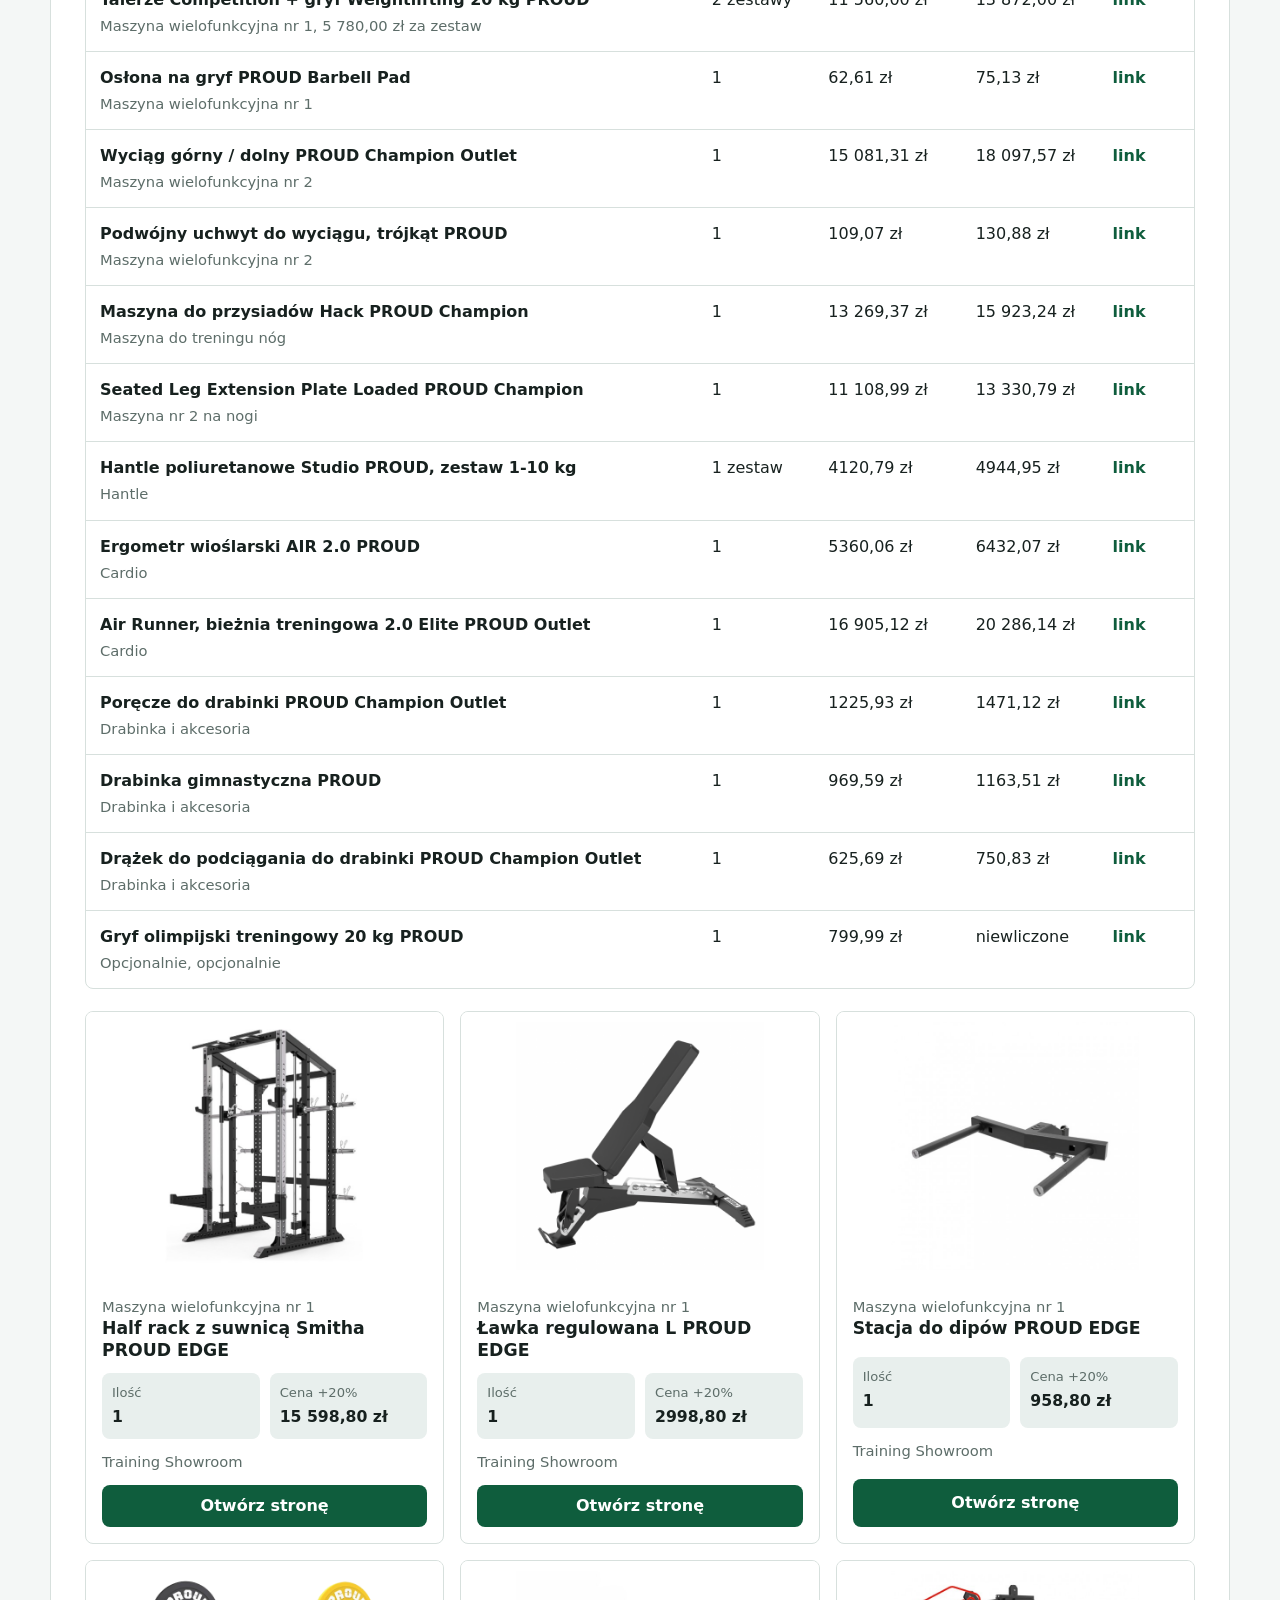
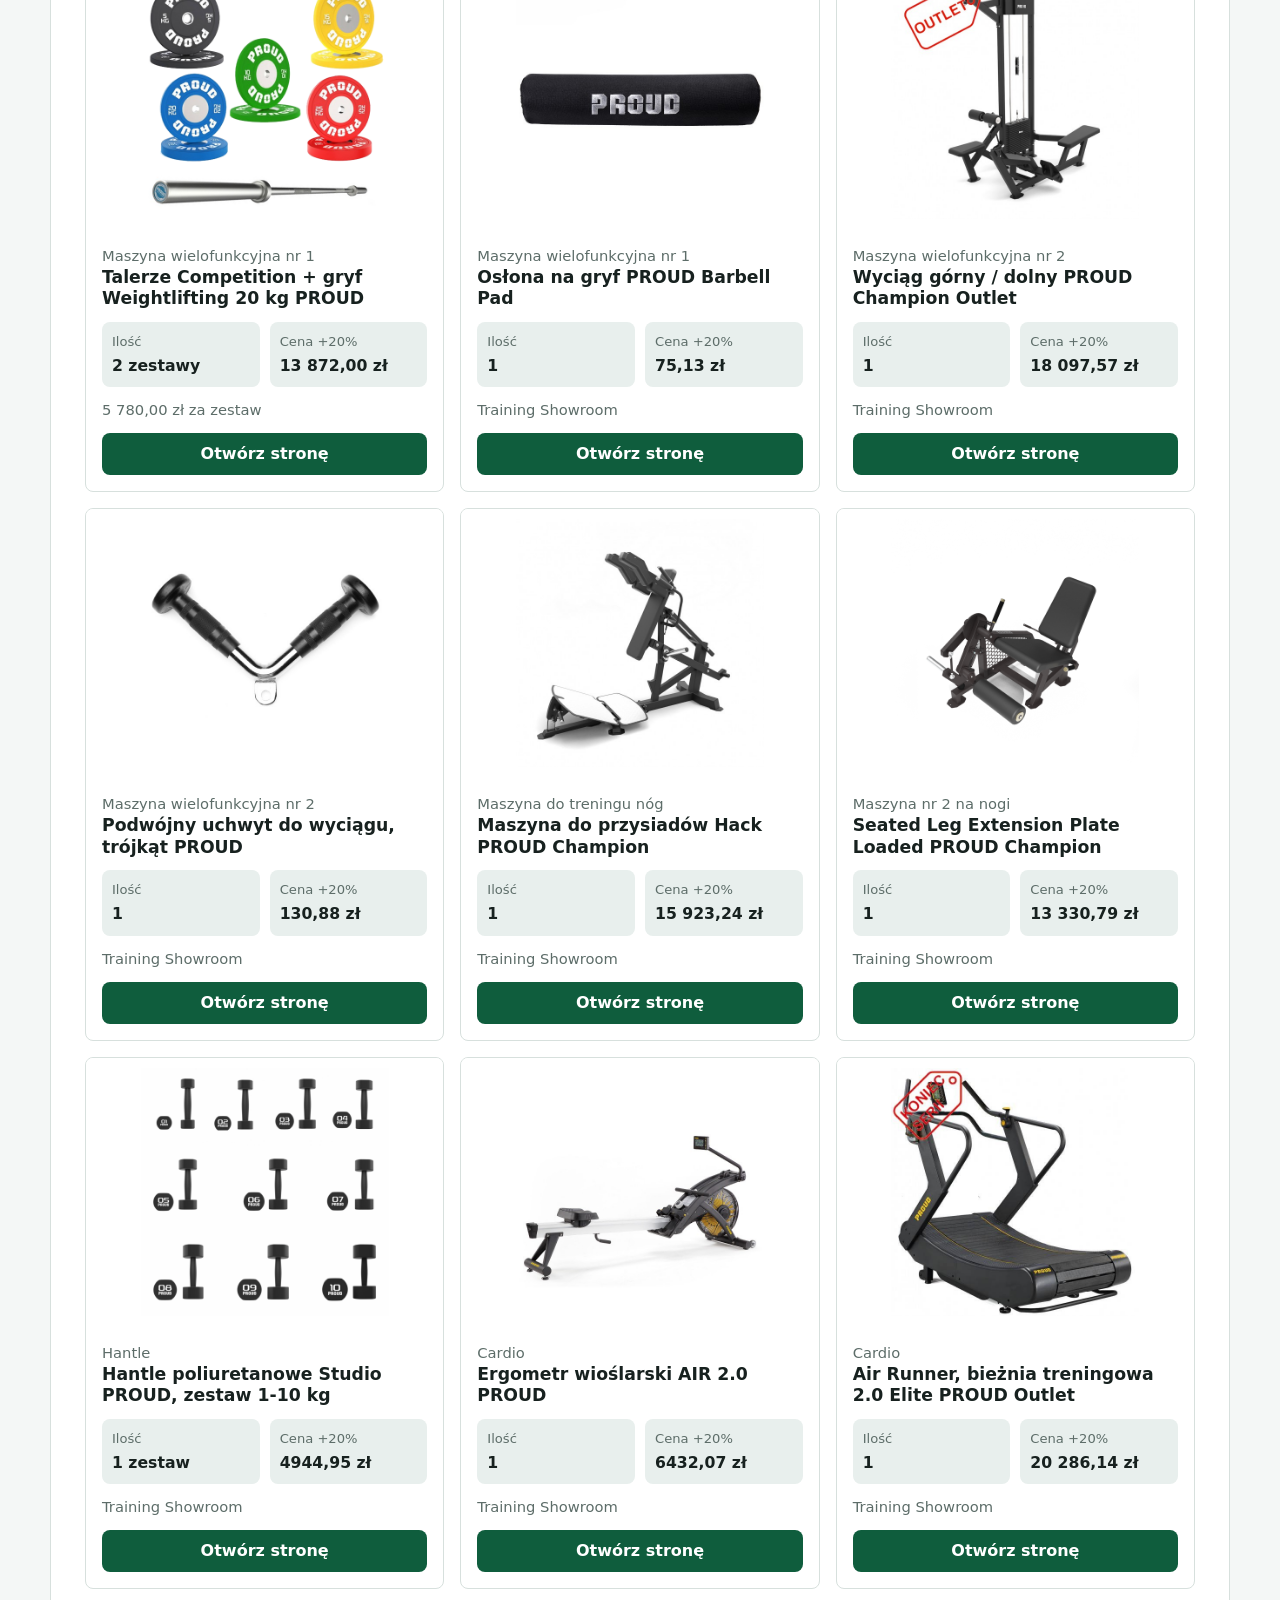
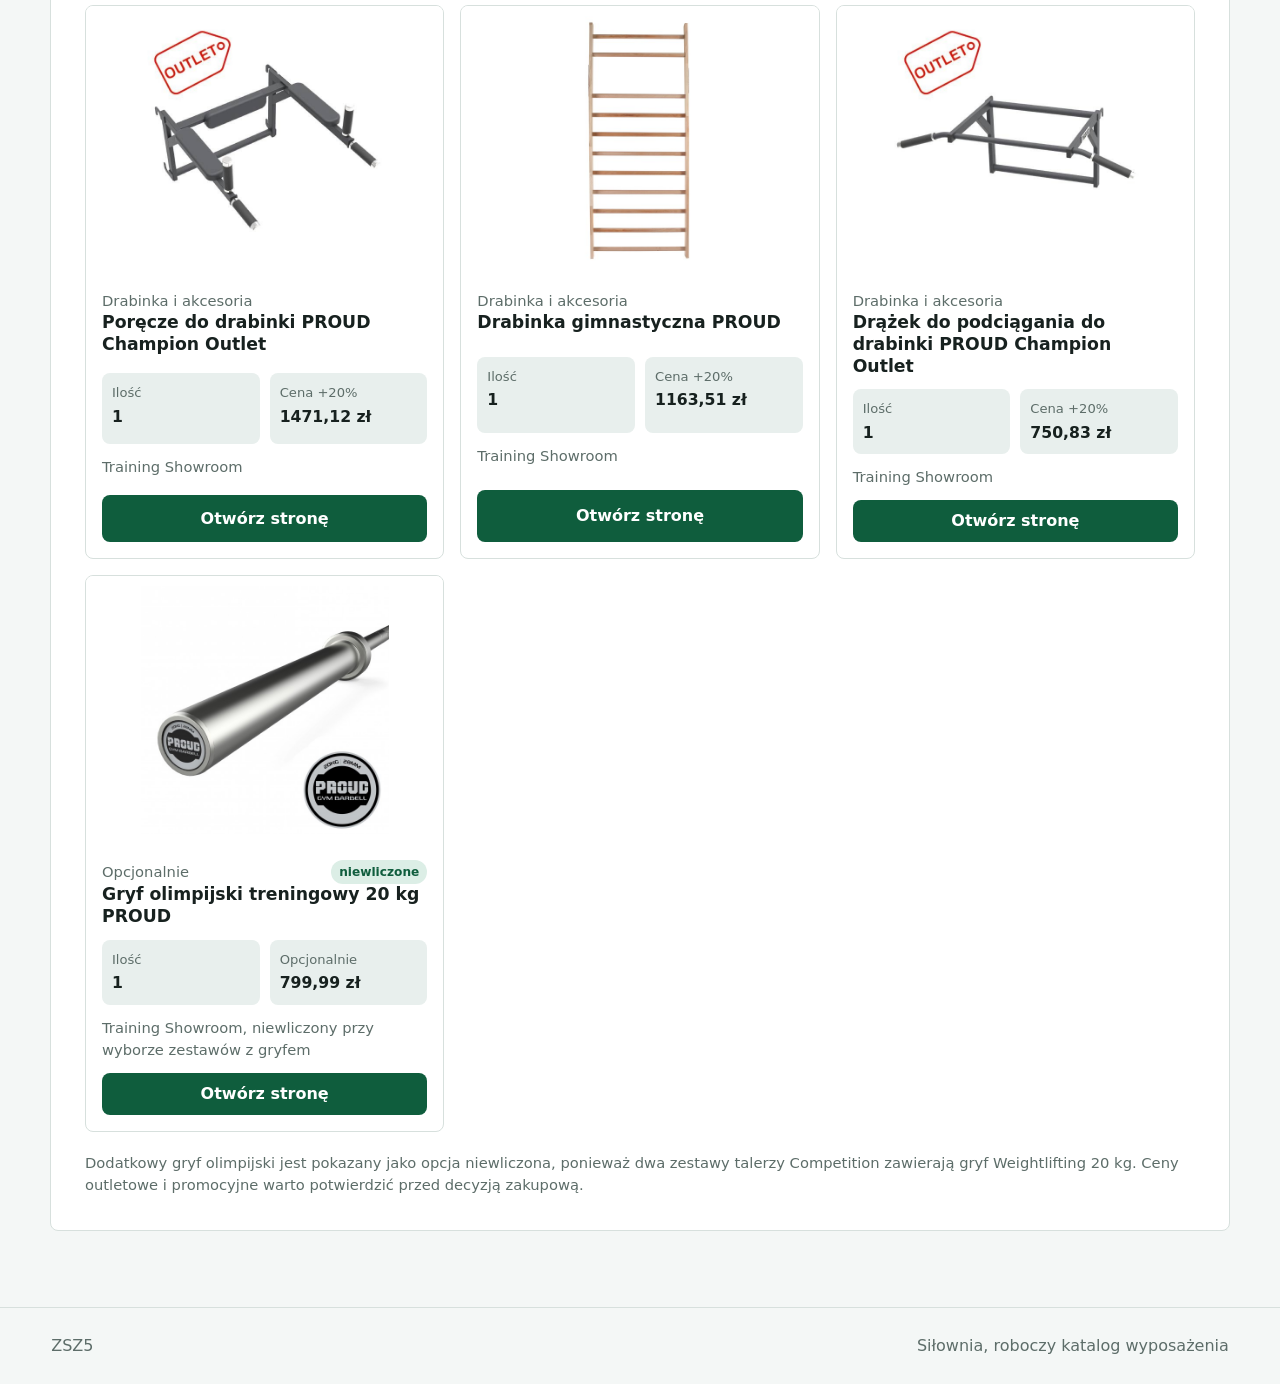
<file: public/silownia.html>
<!doctype html>
<html lang="pl">
  <head>
    <meta charset="utf-8">
    <meta name="viewport" content="width=device-width, initial-scale=1">
    <title>Siłownia, wyposażenie ZSZ5</title>
    <meta
      name="description"
      content="Osobna strona katalogu wyposażenia siłowni szkolnej: sprzęt, ilości, ceny i linki do dostawców."
    >
    <link rel="stylesheet" href="styles.css">
  </head>
  <body data-page="silownia">
    <header class="topbar">
      <a class="brand" href="index.html#top" aria-label="Przejdź na stronę główną">
        <span class="brand-mark">ZSZ5</span>
        <span>Wyposażenie sportowe</span>
      </a>
      <nav aria-label="Główna nawigacja">
        <a href="index.html#sprzet">Całość</a>
        <a class="active" href="silownia.html">Siłownia</a>
        <a href="#cennik-kamila">Kosztorys Kamila</a>
        <a href="sala-gimnastyki.html">Sala korekcyjna</a>
        <a href="meble.html">Meble i pozostałe</a>
        <a href="index.html#kosztorys">Kosztorysy</a>
      </nav>
    </header>

    <main id="top">
      <section class="hero compact-hero">
        <div class="hero-copy">
          <p class="kicker">Siłownia, ok. 40 m²</p>
          <h1>Sprzęt do siłowni</h1>
          <p class="lead">
            Osobna lista sprzętu siłowego z ilością, ceną roboczą, zdjęciem i linkiem do dostawcy.
          </p>
          <div class="hero-actions">
            <a class="button primary" href="#sprzet">Zobacz sprzęt</a>
            <a class="button secondary" href="#cennik-kamila">Kosztorys Kamila</a>
            <a class="button secondary" href="meble.html">Meble i pozostałe</a>
            <a class="button secondary" href="index.html">Cały katalog</a>
          </div>
        </div>
        <figure class="hero-media">
          <img src="assets/images/equipment/power-rack.jpg" alt="Power Rack do siłowni szkolnej">
        </figure>
      </section>

      <section class="summary" aria-label="Podsumowanie siłowni">
        <article>
          <span>Powierzchnia</span>
          <strong>ok. 40 m²</strong>
        </article>
        <article>
          <span>Pozycji sprzętu</span>
          <strong>15</strong>
        </article>
        <article>
          <span>Koszt bazowy</span>
          <strong>45 900 zł</strong>
        </article>
        <article>
          <span>Z rezerwą 20%</span>
          <strong>55 080 zł</strong>
        </article>
        <article>
          <span>Opcja Kamila bazowo</span>
          <strong>96 695,53 zł</strong>
        </article>
        <article>
          <span>Opcja Kamila +20%</span>
          <strong>116 034,64 zł</strong>
        </article>
      </section>

      <section id="sprzet" class="catalog">
        <div class="section-head">
          <h2>Kosztorys sprzętu do siłowni - wariant podstawowy</h2>
          <p>
            Wariant podstawowy wynosi 45 900 zł bazowo oraz 55 080 zł po doliczeniu rezerwy 20%.
            Wyszukiwarka działa tylko w tej liście.
          </p>
        </div>

        <div class="toolbar page-toolbar" aria-label="Wyszukiwarka katalogu siłowni">
          <label class="search">
            <span>Szukaj w siłowni</span>
            <input id="searchInput" type="search" placeholder="np. ławka, gryf, hantle">
          </label>
          <div class="toolbar-actions">
            <a class="button secondary" href="sala-gimnastyki.html">Sala korekcyjna</a>
            <a class="button secondary" href="meble.html">Meble i pozostałe</a>
            <a class="button secondary" href="index.html#sprzet">Całość</a>
          </div>
        </div>

        <div class="catalog-meta">
          <span id="resultCount">0 pozycji</span>
          <button class="plain-button" type="button" id="resetFilters">Wyczyść wyszukiwanie</button>
        </div>

        <div id="equipmentGrid" class="equipment-grid" aria-live="polite"></div>
      </section>

      <section class="notes">
        <h2>Uwagi dla siłowni</h2>
        <p>
          Przy sprzęcie siłowym warto potwierdzić nośność, grubość profili, gwarancję, serwis oraz sposób montażu
          w pomieszczeniu szkolnym.
        </p>
      </section>

      <section id="cennik-kamila" class="kamil-pricing">
        <div class="section-head">
          <p class="kicker">Opcja siłowni od Kamila Wójcika</p>
          <h2>Kosztorys sprzętu do siłowni wg Kamila Wójcika</h2>
          <p>
            Cały wariant bazuje na sprzęcie ze strony Training Showroom. To średnia półka cenowa o wyższej jakości.
            Do kwot zebranych ze stron produktów doliczona jest rezerwa 20%.
          </p>
        </div>

        <div class="price-summary" aria-label="Podsumowanie cennika Kamila">
          <article>
            <span>Wartość bazowa</span>
            <strong id="kamilBaseTotal">0 zł</strong>
          </article>
          <article>
            <span>Z rezerwą 20%</span>
            <strong id="kamilReserveTotal">0 zł</strong>
          </article>
          <article>
            <span>Gryf opcjonalny</span>
            <strong id="kamilOptionalTotal">0 zł</strong>
          </article>
        </div>

        <div class="pricing-table-wrap">
          <table class="pricing-table">
            <thead>
              <tr>
                <th>Sprzęt</th>
                <th>Ilość</th>
                <th>Cena bazowa</th>
                <th>Cena +20%</th>
                <th>Strona</th>
              </tr>
            </thead>
            <tbody id="kamilTable"></tbody>
          </table>
        </div>

        <div id="kamilGrid" class="equipment-grid kamil-grid" aria-live="polite"></div>

        <p class="footnote">
          Dodatkowy gryf olimpijski jest pokazany jako opcja niewliczona, ponieważ dwa zestawy talerzy Competition
          zawierają gryf Weightlifting 20 kg. Ceny outletowe i promocyjne warto potwierdzić przed decyzją zakupową.
        </p>
      </section>
    </main>

    <footer class="footer">
      <span>ZSZ5</span>
      <span>Siłownia, roboczy katalog wyposażenia</span>
    </footer>

    <script src="script.js"></script>
  </body>
</html>
</file>
<file: public/styles.css>
:root {
  color-scheme: light dark;
  --bg: #f4f7f6;
  --surface: #ffffff;
  --surface-soft: #e8efed;
  --text: #17211f;
  --muted: #5d6d69;
  --line: #d7e0dd;
  --accent: #16734d;
  --accent-strong: #0f5d3d;
  --accent-soft: #dceee6;
  --blue: #315f8d;
  --shadow: 0 18px 45px rgba(28, 48, 42, 0.11);
  --radius: 8px;
}

@media (prefers-color-scheme: dark) {
  :root {
    --bg: #101715;
    --surface: #17211f;
    --surface-soft: #20302c;
    --text: #edf4f1;
    --muted: #aab8b4;
    --line: #334541;
    --accent: #5ec18e;
    --accent-strong: #8dd7ad;
    --accent-soft: #1f3d31;
    --blue: #89afd1;
    --shadow: 0 18px 45px rgba(0, 0, 0, 0.25);
  }
}

* {
  box-sizing: border-box;
}

html {
  scroll-behavior: smooth;
}

body {
  margin: 0;
  background: var(--bg);
  color: var(--text);
  font-family:
    ui-sans-serif,
    system-ui,
    -apple-system,
    BlinkMacSystemFont,
    "Segoe UI",
    sans-serif;
  line-height: 1.5;
}

a {
  color: inherit;
}

button,
input {
  font: inherit;
}

.topbar {
  position: sticky;
  top: 0;
  z-index: 3;
  min-height: 68px;
  display: flex;
  align-items: center;
  justify-content: space-between;
  gap: 24px;
  padding: 14px clamp(18px, 4vw, 52px);
  background: color-mix(in srgb, var(--bg) 88%, transparent);
  border-bottom: 1px solid var(--line);
  backdrop-filter: blur(16px);
}

.brand,
.topbar nav {
  display: flex;
  align-items: center;
  gap: 14px;
  flex-wrap: wrap;
}

.brand {
  text-decoration: none;
  font-weight: 750;
}

.brand-mark {
  display: inline-grid;
  min-width: 54px;
  height: 34px;
  place-items: center;
  border-radius: var(--radius);
  color: #ffffff;
  background: var(--accent-strong);
  font-size: 0.82rem;
  letter-spacing: 0;
}

.topbar nav a {
  color: var(--muted);
  font-size: 0.95rem;
  text-decoration: none;
}

.topbar nav a:hover {
  color: var(--text);
}

.topbar nav a.active {
  color: var(--accent-strong);
  font-weight: 750;
}

main {
  width: min(1180px, calc(100% - 36px));
  margin: 0 auto;
}

.hero {
  min-height: 560px;
  display: grid;
  grid-template-columns: minmax(0, 0.9fr) minmax(420px, 1.1fr);
  gap: clamp(26px, 5vw, 64px);
  align-items: center;
  padding: clamp(32px, 5vw, 58px) 0 26px;
}

.hero-copy {
  max-width: 620px;
}

.hero > *,
.toolbar > *,
.budget-layout > *,
.cost-estimates > * {
  min-width: 0;
}

.kicker {
  margin: 0 0 18px;
  color: var(--accent-strong);
  font-weight: 750;
}

h1,
h2,
h3,
p {
  margin-top: 0;
}

h1 {
  max-width: 11ch;
  margin-bottom: 20px;
  font-size: clamp(2.55rem, 5vw, 4.9rem);
  line-height: 0.95;
  letter-spacing: 0;
}

h2 {
  margin-bottom: 10px;
  font-size: clamp(1.7rem, 3vw, 2.6rem);
  line-height: 1.05;
  letter-spacing: 0;
}

h3 {
  margin-bottom: 10px;
  font-size: clamp(1.25rem, 2vw, 1.65rem);
  line-height: 1.12;
  letter-spacing: 0;
}

.lead {
  max-width: 48ch;
  margin-bottom: 28px;
  color: var(--muted);
  font-size: 1.1rem;
}

.hero-actions {
  display: flex;
  flex-wrap: wrap;
  gap: 12px;
}

.button,
.plain-button,
.filter,
.equipment-link {
  border: 0;
  border-radius: var(--radius);
  cursor: pointer;
  transition:
    transform 160ms ease,
    background 160ms ease,
    border-color 160ms ease;
}

.button {
  display: inline-flex;
  min-height: 46px;
  align-items: center;
  justify-content: center;
  padding: 0 18px;
  font-weight: 750;
  text-decoration: none;
  white-space: nowrap;
}

.button:active,
.plain-button:active,
.filter:active,
.equipment-link:active {
  transform: translateY(1px);
}

.primary {
  color: #ffffff;
  background: var(--accent-strong);
}

.secondary {
  color: var(--text);
  background: var(--surface-soft);
  border: 1px solid var(--line);
}

.hero-media {
  margin: 0;
  overflow: hidden;
  border-radius: var(--radius);
  box-shadow: var(--shadow);
}

.hero-media img {
  display: block;
  width: 100%;
  aspect-ratio: 16 / 10;
  object-fit: cover;
}

.compact-hero {
  min-height: 480px;
}

.compact-hero .hero-media img {
  object-fit: contain;
  padding: 18px;
  background: #ffffff;
}

.summary {
  display: grid;
  grid-template-columns: repeat(4, minmax(0, 1fr));
  gap: 12px;
  margin: 10px 0 64px;
}

.summary article,
.budget-total,
.budget-list,
.page-card,
.equipment-card,
.notes,
.kamil-pricing,
.cost-card,
.budget-comparison,
.price-summary article,
.pricing-table-wrap {
  border: 1px solid var(--line);
  border-radius: var(--radius);
  background: var(--surface);
}

.summary article {
  padding: 18px;
}

.summary span,
.budget-total span,
.budget-list span,
.cost-label,
.cost-rows span,
.equipment-meta,
.equipment-category,
.source-note,
.price-summary span,
.pricing-table td span,
.footnote {
  color: var(--muted);
  font-size: 0.92rem;
}

.summary strong {
  display: block;
  margin-top: 6px;
  font-size: 1.25rem;
}

.page-links {
  display: grid;
  grid-template-columns: repeat(3, minmax(0, 1fr));
  gap: 16px;
  margin: -38px 0 72px;
}

.home-page-links {
  grid-template-columns: repeat(4, minmax(0, 1fr));
}

.page-card {
  display: grid;
  gap: 8px;
  padding: 22px;
  color: inherit;
  text-decoration: none;
}

.page-card span {
  color: var(--accent-strong);
  font-weight: 750;
}

.page-card strong {
  font-size: 1.55rem;
  line-height: 1.1;
}

.page-card p {
  margin-bottom: 0;
  color: var(--muted);
}

.page-card:hover {
  border-color: var(--accent);
}

.catalog,
.budget,
.notes,
.kamil-pricing {
  margin-bottom: 76px;
}

.section-head {
  max-width: 720px;
  margin-bottom: 22px;
}

.section-head p,
.notes p {
  color: var(--muted);
}

.toolbar {
  display: grid;
  grid-template-columns: minmax(240px, 0.9fr) minmax(320px, 1.1fr);
  gap: 16px;
  align-items: end;
  margin-bottom: 16px;
}

.toolbar-actions {
  display: flex;
  flex-wrap: wrap;
  gap: 10px;
  justify-content: flex-end;
}

.search {
  display: grid;
  gap: 8px;
  color: var(--muted);
  font-weight: 700;
}

.search input {
  width: 100%;
  min-height: 46px;
  padding: 0 14px;
  color: var(--text);
  background: var(--surface);
  border: 1px solid var(--line);
  border-radius: var(--radius);
  outline: none;
}

.search input:focus {
  border-color: var(--accent);
  box-shadow: 0 0 0 3px color-mix(in srgb, var(--accent) 25%, transparent);
}

.filters {
  display: flex;
  flex-wrap: wrap;
  gap: 8px;
}

.filter {
  min-height: 42px;
  padding: 0 14px;
  color: var(--text);
  background: var(--surface);
  border: 1px solid var(--line);
}

.filter.active {
  color: #ffffff;
  background: var(--accent-strong);
  border-color: var(--accent-strong);
}

.catalog-meta {
  display: flex;
  align-items: center;
  justify-content: space-between;
  gap: 16px;
  margin-bottom: 18px;
}

.plain-button {
  min-height: 38px;
  padding: 0 12px;
  color: var(--accent-strong);
  background: var(--accent-soft);
}

.equipment-grid {
  display: grid;
  grid-template-columns: repeat(3, minmax(0, 1fr));
  gap: 16px;
}

.cost-estimates {
  display: grid;
  grid-template-columns: repeat(3, minmax(0, 1fr));
  gap: 16px;
  margin-bottom: 18px;
}

.four-costs {
  grid-template-columns: repeat(4, minmax(0, 1fr));
}

.cost-card {
  display: flex;
  flex-direction: column;
  gap: 14px;
  padding: 22px;
}

.cost-card.highlighted {
  border-color: color-mix(in srgb, var(--accent) 55%, var(--line));
  box-shadow: var(--shadow);
}

.cost-card p {
  margin-bottom: 0;
  color: var(--muted);
}

.cost-card .button {
  margin-top: auto;
}

.cost-label {
  color: var(--accent-strong);
  font-weight: 800;
}

.cost-rows {
  display: grid;
  gap: 1px;
  overflow: hidden;
  border: 1px solid var(--line);
  border-radius: var(--radius);
  background: var(--line);
}

.cost-rows div {
  padding: 12px;
  background: var(--surface-soft);
}

.cost-rows span {
  display: block;
}

.cost-rows strong {
  display: block;
  margin-top: 3px;
  font-size: 1.2rem;
}

.cost-total-row {
  color: #ffffff;
  background: var(--accent-strong) !important;
}

.cost-total-row span {
  color: color-mix(in srgb, #ffffff 82%, var(--accent-soft));
}

.cost-note {
  padding: 10px 12px;
  border-radius: var(--radius);
  background: var(--accent-soft);
}

.budget-comparison {
  padding: 22px;
}

.budget-comparison h3 {
  margin-bottom: 14px;
}

.equipment-card {
  overflow: hidden;
  display: grid;
  grid-template-rows: auto 1fr;
}

.equipment-card img {
  width: 100%;
  aspect-ratio: 4 / 3;
  object-fit: contain;
  padding: 10px;
  background: #ffffff;
}

.equipment-body {
  display: grid;
  gap: 12px;
  padding: 16px;
}

.equipment-title {
  margin: 0;
  font-size: 1.08rem;
  line-height: 1.25;
}

.equipment-details {
  display: grid;
  grid-template-columns: 1fr 1fr;
  gap: 10px;
}

.equipment-details div {
  padding: 10px;
  border-radius: var(--radius);
  background: var(--surface-soft);
}

.equipment-details span {
  display: block;
  color: var(--muted);
  font-size: 0.82rem;
}

.equipment-details strong {
  display: block;
  margin-top: 2px;
  font-size: 0.98rem;
}

.equipment-link {
  display: inline-flex;
  min-height: 42px;
  align-items: center;
  justify-content: center;
  padding: 0 14px;
  color: #ffffff;
  background: var(--accent-strong);
  font-weight: 750;
  text-align: center;
  text-decoration: none;
}

.equipment-link.disabled {
  cursor: default;
  color: var(--muted);
  background: var(--surface-soft);
}

.kamil-pricing {
  padding: clamp(20px, 4vw, 34px);
}

.price-summary {
  display: grid;
  grid-template-columns: repeat(3, minmax(0, 1fr));
  gap: 12px;
  margin: 18px 0;
}

.price-summary article {
  padding: 18px;
}

.price-summary strong {
  display: block;
  margin-top: 6px;
  font-size: clamp(1.35rem, 2.6vw, 2rem);
  line-height: 1.1;
}

.pricing-table-wrap {
  overflow-x: auto;
  margin-bottom: 22px;
}

.pricing-table {
  width: 100%;
  min-width: 780px;
  border-collapse: collapse;
}

.pricing-table th,
.pricing-table td {
  padding: 14px;
  text-align: left;
  border-bottom: 1px solid var(--line);
  vertical-align: top;
}

.pricing-table th {
  color: var(--muted);
  font-size: 0.82rem;
  text-transform: uppercase;
}

.pricing-table td:first-child {
  font-weight: 750;
}

.pricing-table td span {
  display: block;
  margin-top: 3px;
  font-weight: 400;
}

.pricing-table a {
  color: var(--accent-strong);
  font-weight: 750;
  text-decoration: none;
}

.pricing-table tr:last-child td {
  border-bottom: 0;
}

.kamil-grid {
  margin-top: 18px;
}

.room-jump {
  grid-template-columns: repeat(4, minmax(0, 1fr));
}

.room-list {
  display: grid;
  gap: 22px;
}

.room-card {
  overflow: hidden;
  display: grid;
  grid-template-columns: minmax(280px, 0.82fr) minmax(0, 1.18fr);
  border: 1px solid var(--line);
  border-radius: var(--radius);
  background: var(--surface);
}

.room-media {
  display: grid;
  align-items: stretch;
  background: #ffffff;
}

.room-media img {
  width: 100%;
  height: 100%;
  min-height: 320px;
  object-fit: contain;
  padding: 12px;
}

.room-content {
  min-width: 0;
  padding: clamp(18px, 3vw, 28px);
}

.room-heading {
  display: flex;
  align-items: flex-start;
  justify-content: space-between;
  gap: 18px;
  margin-bottom: 12px;
}

.room-heading span {
  display: block;
  margin-bottom: 6px;
  color: var(--muted);
  font-size: 0.92rem;
}

.room-heading h3 {
  margin-bottom: 0;
}

.room-heading strong {
  white-space: nowrap;
  color: var(--accent-strong);
  font-size: 1.35rem;
}

.room-content p {
  color: var(--muted);
}

.room-table-wrap {
  margin: 16px 0 0;
}

.room-table {
  min-width: 720px;
}

.kamil-card .equipment-category {
  display: flex;
  align-items: center;
  justify-content: space-between;
  gap: 8px;
}

.tag {
  display: inline-flex;
  min-height: 24px;
  align-items: center;
  padding: 0 8px;
  color: var(--accent-strong);
  background: var(--accent-soft);
  border-radius: 999px;
  font-size: 0.76rem;
  font-weight: 750;
}

.footnote {
  margin: 20px 0 0;
}

.budget-layout {
  display: grid;
  grid-template-columns: 0.8fr 1.2fr;
  gap: 16px;
}

.budget-total {
  padding: 26px;
}

.budget-total strong {
  display: block;
  margin: 8px 0 12px;
  font-size: clamp(2.4rem, 5vw, 4.5rem);
  line-height: 1;
}

.budget-total p {
  color: var(--muted);
}

.budget-list {
  display: grid;
  grid-template-columns: repeat(2, minmax(0, 1fr));
  gap: 1px;
  overflow: hidden;
  background: var(--line);
}

.budget-list div {
  padding: 22px;
  background: var(--surface);
}

.budget-list strong {
  display: block;
  margin-top: 8px;
  font-size: 1.55rem;
}

.notes {
  padding: 28px;
}

.notes p:last-child {
  margin-bottom: 0;
}

.footer {
  display: flex;
  justify-content: space-between;
  gap: 20px;
  padding: 26px clamp(18px, 4vw, 52px);
  color: var(--muted);
  border-top: 1px solid var(--line);
}

.empty {
  grid-column: 1 / -1;
  padding: 28px;
  color: var(--muted);
  border: 1px dashed var(--line);
  border-radius: var(--radius);
  background: var(--surface);
}

@media (max-width: 920px) {
  .hero,
  .toolbar,
  .budget-layout,
  .cost-estimates,
  .room-card {
    grid-template-columns: 1fr;
  }

  .hero {
    min-height: auto;
  }

  h1 {
    max-width: 12ch;
  }

  .summary,
  .page-links,
  .room-jump,
  .price-summary,
  .equipment-grid {
    grid-template-columns: repeat(2, minmax(0, 1fr));
  }
}

@media (max-width: 640px) {
  .topbar {
    position: static;
    align-items: flex-start;
    flex-direction: column;
  }

  .topbar nav {
    align-self: stretch;
    justify-content: flex-start;
    gap: 16px;
  }

  main {
    width: min(100% - 24px, 1180px);
  }

  .summary,
  .page-links,
  .room-jump,
  .price-summary,
  .equipment-grid,
  .budget-list {
    grid-template-columns: 1fr;
  }

  .catalog-meta,
  .footer {
    align-items: flex-start;
    flex-direction: column;
  }

  .equipment-details {
    grid-template-columns: 1fr;
  }

  .lead {
    max-width: 33ch;
    font-size: 1rem;
  }
}
</file>
<file: styles.css>
:root {
  color-scheme: light dark;
  --bg: #f4f7f6;
  --surface: #ffffff;
  --surface-soft: #e8efed;
  --text: #17211f;
  --muted: #5d6d69;
  --line: #d7e0dd;
  --accent: #16734d;
  --accent-strong: #0f5d3d;
  --accent-soft: #dceee6;
  --blue: #315f8d;
  --shadow: 0 18px 45px rgba(28, 48, 42, 0.11);
  --radius: 8px;
}

@media (prefers-color-scheme: dark) {
  :root {
    --bg: #101715;
    --surface: #17211f;
    --surface-soft: #20302c;
    --text: #edf4f1;
    --muted: #aab8b4;
    --line: #334541;
    --accent: #5ec18e;
    --accent-strong: #8dd7ad;
    --accent-soft: #1f3d31;
    --blue: #89afd1;
    --shadow: 0 18px 45px rgba(0, 0, 0, 0.25);
  }
}

* {
  box-sizing: border-box;
}

html {
  scroll-behavior: smooth;
}

body {
  margin: 0;
  background: var(--bg);
  color: var(--text);
  font-family:
    ui-sans-serif,
    system-ui,
    -apple-system,
    BlinkMacSystemFont,
    "Segoe UI",
    sans-serif;
  line-height: 1.5;
}

a {
  color: inherit;
}

button,
input {
  font: inherit;
}

.topbar {
  position: sticky;
  top: 0;
  z-index: 3;
  min-height: 68px;
  display: flex;
  align-items: center;
  justify-content: space-between;
  gap: 24px;
  padding: 14px clamp(18px, 4vw, 52px);
  background: color-mix(in srgb, var(--bg) 88%, transparent);
  border-bottom: 1px solid var(--line);
  backdrop-filter: blur(16px);
}

.brand,
.topbar nav {
  display: flex;
  align-items: center;
  gap: 14px;
  flex-wrap: wrap;
}

.brand {
  text-decoration: none;
  font-weight: 750;
}

.brand-mark {
  display: inline-grid;
  min-width: 54px;
  height: 34px;
  place-items: center;
  border-radius: var(--radius);
  color: #ffffff;
  background: var(--accent-strong);
  font-size: 0.82rem;
  letter-spacing: 0;
}

.topbar nav a {
  color: var(--muted);
  font-size: 0.95rem;
  text-decoration: none;
}

.topbar nav a:hover {
  color: var(--text);
}

.topbar nav a.active {
  color: var(--accent-strong);
  font-weight: 750;
}

main {
  width: min(1180px, calc(100% - 36px));
  margin: 0 auto;
}

.hero {
  min-height: 560px;
  display: grid;
  grid-template-columns: minmax(0, 0.9fr) minmax(420px, 1.1fr);
  gap: clamp(26px, 5vw, 64px);
  align-items: center;
  padding: clamp(32px, 5vw, 58px) 0 26px;
}

.hero-copy {
  max-width: 620px;
}

.hero > *,
.toolbar > *,
.budget-layout > *,
.cost-estimates > *,
.estimate-head > * {
  min-width: 0;
}

.kicker {
  margin: 0 0 18px;
  color: var(--accent-strong);
  font-weight: 750;
}

h1,
h2,
h3,
p {
  margin-top: 0;
}

h1 {
  max-width: 11ch;
  margin-bottom: 20px;
  font-size: clamp(2.55rem, 5vw, 4.9rem);
  line-height: 0.95;
  letter-spacing: 0;
}

h2 {
  margin-bottom: 10px;
  font-size: clamp(1.7rem, 3vw, 2.6rem);
  line-height: 1.05;
  letter-spacing: 0;
}

h3 {
  margin-bottom: 10px;
  font-size: clamp(1.25rem, 2vw, 1.65rem);
  line-height: 1.12;
  letter-spacing: 0;
}

.lead {
  max-width: 48ch;
  margin-bottom: 28px;
  color: var(--muted);
  font-size: 1.1rem;
}

.hero-actions {
  display: flex;
  flex-wrap: wrap;
  gap: 12px;
}

.button,
.plain-button,
.filter,
.equipment-link {
  border: 0;
  border-radius: var(--radius);
  cursor: pointer;
  transition:
    transform 160ms ease,
    background 160ms ease,
    border-color 160ms ease;
}

.button {
  display: inline-flex;
  min-height: 46px;
  align-items: center;
  justify-content: center;
  padding: 0 18px;
  font-weight: 750;
  text-decoration: none;
  white-space: nowrap;
}

.button:active,
.plain-button:active,
.filter:active,
.equipment-link:active {
  transform: translateY(1px);
}

.primary {
  color: #ffffff;
  background: var(--accent-strong);
}

.secondary {
  color: var(--text);
  background: var(--surface-soft);
  border: 1px solid var(--line);
}

.hero-media {
  margin: 0;
  overflow: hidden;
  border-radius: var(--radius);
  box-shadow: var(--shadow);
}

.hero-media img {
  display: block;
  width: 100%;
  aspect-ratio: 16 / 10;
  object-fit: cover;
}

.compact-hero {
  min-height: 480px;
}

.compact-hero .hero-media img {
  object-fit: contain;
  padding: 18px;
  background: #ffffff;
}

.text-only-hero {
  min-height: auto;
  grid-template-columns: minmax(0, 760px);
  padding-bottom: 12px;
}

.summary {
  display: grid;
  grid-template-columns: repeat(4, minmax(0, 1fr));
  gap: 12px;
  margin: 10px 0 64px;
}

.summary article,
.budget-total,
.budget-list,
.page-card,
.equipment-card,
.notes,
.legacy-pricing,
.cost-card,
.budget-comparison,
.estimate-section,
.price-summary article,
.pricing-table-wrap {
  border: 1px solid var(--line);
  border-radius: var(--radius);
  background: var(--surface);
}

.summary article {
  padding: 18px;
}

.summary span,
.budget-total span,
.budget-list span,
.cost-label,
.cost-rows span,
.estimate-totals span,
.equipment-meta,
.equipment-category,
.source-note,
.price-summary span,
.pricing-table td span,
.footnote {
  color: var(--muted);
  font-size: 0.92rem;
}

.summary strong {
  display: block;
  margin-top: 6px;
  font-size: 1.25rem;
}

.page-links {
  display: grid;
  grid-template-columns: repeat(2, minmax(0, 1fr));
  gap: 16px;
  margin: -38px 0 72px;
}

.home-page-links {
  grid-template-columns: repeat(3, minmax(0, 1fr));
}

.page-card {
  display: grid;
  gap: 8px;
  padding: 22px;
  color: inherit;
  text-decoration: none;
}

.page-card span {
  color: var(--accent-strong);
  font-weight: 750;
}

.page-card strong {
  font-size: 1.55rem;
  line-height: 1.1;
}

.page-card p {
  margin-bottom: 0;
  color: var(--muted);
}

.page-card:hover {
  border-color: var(--accent);
}

.catalog,
.budget,
.notes,
.legacy-pricing {
  margin-bottom: 76px;
}

.section-head {
  max-width: 720px;
  margin-bottom: 22px;
}

.section-head p,
.notes p {
  color: var(--muted);
}

.toolbar {
  display: grid;
  grid-template-columns: minmax(240px, 0.9fr) minmax(320px, 1.1fr);
  gap: 16px;
  align-items: end;
  margin-bottom: 16px;
}

.toolbar-actions {
  display: flex;
  flex-wrap: wrap;
  gap: 10px;
  justify-content: flex-end;
}

.search {
  display: grid;
  gap: 8px;
  color: var(--muted);
  font-weight: 700;
}

.search input {
  width: 100%;
  min-height: 46px;
  padding: 0 14px;
  color: var(--text);
  background: var(--surface);
  border: 1px solid var(--line);
  border-radius: var(--radius);
  outline: none;
}

.search input:focus {
  border-color: var(--accent);
  box-shadow: 0 0 0 3px color-mix(in srgb, var(--accent) 25%, transparent);
}

.filters {
  display: flex;
  flex-wrap: wrap;
  gap: 8px;
}

.filter {
  min-height: 42px;
  padding: 0 14px;
  color: var(--text);
  background: var(--surface);
  border: 1px solid var(--line);
}

.filter.active {
  color: #ffffff;
  background: var(--accent-strong);
  border-color: var(--accent-strong);
}

.catalog-meta {
  display: flex;
  align-items: center;
  justify-content: space-between;
  gap: 16px;
  margin-bottom: 18px;
}

.plain-button {
  min-height: 38px;
  padding: 0 12px;
  color: var(--accent-strong);
  background: var(--accent-soft);
}

.equipment-grid {
  display: grid;
  grid-template-columns: repeat(3, minmax(0, 1fr));
  gap: 16px;
}

.cost-estimates {
  display: grid;
  grid-template-columns: repeat(3, minmax(0, 1fr));
  gap: 16px;
  margin-bottom: 18px;
}

.cost-card {
  display: flex;
  flex-direction: column;
  gap: 14px;
  padding: 22px;
}

.cost-card.highlighted {
  border-color: color-mix(in srgb, var(--accent) 55%, var(--line));
  box-shadow: var(--shadow);
}

.cost-card p {
  margin-bottom: 0;
  color: var(--muted);
}

.cost-card .button {
  margin-top: auto;
}

.cost-label {
  color: var(--accent-strong);
  font-weight: 800;
}

.cost-rows {
  display: grid;
  gap: 1px;
  overflow: hidden;
  border: 1px solid var(--line);
  border-radius: var(--radius);
  background: var(--line);
}

.cost-rows div {
  padding: 12px;
  background: var(--surface-soft);
}

.cost-rows span {
  display: block;
}

.cost-rows strong {
  display: block;
  margin-top: 3px;
  font-size: 1.2rem;
}

.cost-total-row {
  color: #ffffff;
  background: var(--accent-strong) !important;
}

.cost-total-row span {
  color: color-mix(in srgb, #ffffff 82%, var(--accent-soft));
}

.cost-note {
  padding: 10px 12px;
  border-radius: var(--radius);
  background: var(--accent-soft);
}

.budget-comparison {
  padding: 22px;
}

.budget-comparison h3 {
  margin-bottom: 14px;
}

.estimate-section {
  padding: clamp(18px, 3vw, 26px);
  margin-bottom: 22px;
}

.estimate-head {
  display: grid;
  grid-template-columns: minmax(0, 1fr) minmax(260px, 0.55fr);
  gap: 18px;
  align-items: start;
  margin-bottom: 18px;
}

.compact-estimate-head {
  margin-bottom: 18px;
}

.estimate-head p {
  margin-bottom: 0;
  color: var(--muted);
}

.estimate-totals {
  display: grid;
  grid-template-columns: 1fr;
  gap: 1px;
  overflow: hidden;
  border: 1px solid var(--line);
  border-radius: var(--radius);
  background: var(--line);
}

.estimate-totals div {
  padding: 14px;
  background: var(--surface-soft);
}

.estimate-totals span {
  display: block;
}

.estimate-totals strong {
  display: block;
  margin-top: 3px;
  font-size: 1.2rem;
}

.equipment-card {
  overflow: hidden;
  display: grid;
  grid-template-rows: auto 1fr;
}

.equipment-card img {
  width: 100%;
  aspect-ratio: 4 / 3;
  object-fit: contain;
  padding: 10px;
  background: #ffffff;
}

.equipment-body {
  display: grid;
  gap: 12px;
  padding: 16px;
}

.equipment-title {
  margin: 0;
  font-size: 1.08rem;
  line-height: 1.25;
}

.equipment-details {
  display: grid;
  grid-template-columns: repeat(3, minmax(0, 1fr));
  gap: 10px;
}

.equipment-details div {
  padding: 10px;
  border-radius: var(--radius);
  background: var(--surface-soft);
}

.equipment-details span {
  display: block;
  color: var(--muted);
  font-size: 0.82rem;
}

.equipment-details strong {
  display: block;
  margin-top: 2px;
  font-size: 0.98rem;
}

.equipment-link {
  display: inline-flex;
  min-height: 42px;
  align-items: center;
  justify-content: center;
  padding: 0 14px;
  color: #ffffff;
  background: var(--accent-strong);
  font-weight: 750;
  text-align: center;
  text-decoration: none;
}

.equipment-link.disabled {
  cursor: default;
  color: var(--muted);
  background: var(--surface-soft);
}

.legacy-pricing {
  padding: clamp(20px, 4vw, 34px);
}

.price-summary {
  display: grid;
  grid-template-columns: repeat(3, minmax(0, 1fr));
  gap: 12px;
  margin: 18px 0;
}

.price-summary article {
  padding: 18px;
}

.price-summary strong {
  display: block;
  margin-top: 6px;
  font-size: clamp(1.35rem, 2.6vw, 2rem);
  line-height: 1.1;
}

.pricing-table-wrap {
  overflow-x: auto;
  margin-bottom: 22px;
}

.pricing-table {
  width: 100%;
  min-width: 780px;
  border-collapse: collapse;
}

.pricing-table th,
.pricing-table td {
  padding: 14px;
  text-align: left;
  border-bottom: 1px solid var(--line);
  vertical-align: top;
}

.pricing-table th {
  color: var(--muted);
  font-size: 0.82rem;
  text-transform: uppercase;
}

.pricing-table td:first-child {
  font-weight: 750;
}

.pricing-table td span {
  display: block;
  margin-top: 3px;
  font-weight: 400;
}

.pricing-table a {
  color: var(--accent-strong);
  font-weight: 750;
  text-decoration: none;
}

.pricing-table tr:last-child td {
  border-bottom: 0;
}

.room-jump {
  grid-template-columns: repeat(4, minmax(0, 1fr));
}

.room-list {
  display: grid;
  gap: 18px;
}

.room-card {
  display: grid;
  grid-template-columns: minmax(260px, 0.42fr) minmax(0, 1fr);
  gap: 0;
  overflow: hidden;
  border: 1px solid var(--line);
  border-radius: var(--radius);
  background: var(--surface);
}

.furniture-room-card {
  grid-template-columns: 1fr;
}

.room-media {
  min-height: 100%;
  background: #ffffff;
  border-right: 1px solid var(--line);
}

.room-media img {
  display: block;
  width: 100%;
  height: 100%;
  min-height: 260px;
  object-fit: contain;
  padding: 14px;
}

.room-content {
  min-width: 0;
  padding: clamp(16px, 2.6vw, 22px);
}

.room-heading {
  display: flex;
  align-items: flex-start;
  justify-content: space-between;
  gap: 16px;
  margin-bottom: 12px;
}

.room-heading span {
  color: var(--muted);
  font-size: 0.92rem;
}

.room-heading h3 {
  margin-bottom: 0;
}

.room-heading strong {
  white-space: nowrap;
  color: var(--accent-strong);
  font-size: 1.25rem;
}

.room-content p {
  color: var(--muted);
}

.room-table-wrap {
  overflow-x: auto;
}

.room-table {
  min-width: 740px;
}

.furniture-list-table th:nth-child(2),
.furniture-list-table td:nth-child(2) {
  width: 84px;
  text-align: center;
}

.furniture-list-table th:nth-child(3),
.furniture-list-table th:nth-child(4),
.furniture-list-table td:nth-child(3),
.furniture-list-table td:nth-child(4) {
  width: 132px;
  white-space: nowrap;
}

.furniture-list-table .thumb-cell {
  width: 64px;
  text-align: center;
}

.item-thumb {
  display: block;
  width: 46px;
  height: 46px;
  margin: 0 auto;
  object-fit: contain;
  padding: 4px;
  border: 1px solid var(--line);
  border-radius: var(--radius);
  background: #ffffff;
}

.compact-thumb {
  width: 42px;
  height: 42px;
}

.legacy-grid {
  margin-top: 18px;
}

.legacy-card .equipment-category {
  display: flex;
  align-items: center;
  justify-content: space-between;
  gap: 8px;
}

.tag {
  display: inline-flex;
  min-height: 24px;
  align-items: center;
  padding: 0 8px;
  color: var(--accent-strong);
  background: var(--accent-soft);
  border-radius: 999px;
  font-size: 0.76rem;
  font-weight: 750;
}

.footnote {
  margin: 20px 0 0;
}

.budget-layout {
  display: grid;
  grid-template-columns: 0.8fr 1.2fr;
  gap: 16px;
}

.budget-total {
  padding: 26px;
}

.budget-total strong {
  display: block;
  margin: 8px 0 12px;
  font-size: clamp(2.4rem, 5vw, 4.5rem);
  line-height: 1;
}

.budget-total p {
  color: var(--muted);
}

.budget-list {
  display: grid;
  grid-template-columns: repeat(2, minmax(0, 1fr));
  gap: 1px;
  overflow: hidden;
  background: var(--line);
}

.budget-list div {
  padding: 22px;
  background: var(--surface);
}

.budget-list strong {
  display: block;
  margin-top: 8px;
  font-size: 1.55rem;
}

.notes {
  padding: 28px;
}

.notes p:last-child {
  margin-bottom: 0;
}

.footer {
  display: flex;
  justify-content: space-between;
  gap: 20px;
  padding: 26px clamp(18px, 4vw, 52px);
  color: var(--muted);
  border-top: 1px solid var(--line);
}

.empty {
  grid-column: 1 / -1;
  padding: 28px;
  color: var(--muted);
  border: 1px dashed var(--line);
  border-radius: var(--radius);
  background: var(--surface);
}

@media (max-width: 920px) {
  .hero,
  .toolbar,
  .budget-layout,
  .cost-estimates,
  .estimate-head,
  .room-card {
    grid-template-columns: 1fr;
  }

  .hero {
    min-height: auto;
  }

  h1 {
    max-width: 12ch;
  }

  .summary,
  .page-links,
  .home-page-links,
  .room-jump,
  .price-summary,
  .equipment-grid {
    grid-template-columns: repeat(2, minmax(0, 1fr));
  }

  .room-media {
    border-right: 0;
    border-bottom: 1px solid var(--line);
  }
}

@media (max-width: 640px) {
  .topbar {
    position: static;
    align-items: flex-start;
    flex-direction: column;
  }

  .topbar nav {
    align-self: stretch;
    justify-content: flex-start;
    gap: 16px;
  }

  main {
    width: min(100% - 24px, 1180px);
  }

  .summary,
  .page-links,
  .home-page-links,
  .room-jump,
  .price-summary,
  .equipment-grid,
  .budget-list {
    grid-template-columns: 1fr;
  }

  .catalog-meta,
  .footer {
    align-items: flex-start;
    flex-direction: column;
  }

  .equipment-details {
    grid-template-columns: 1fr;
  }

  .lead {
    max-width: 33ch;
    font-size: 1rem;
  }
}
</file>
